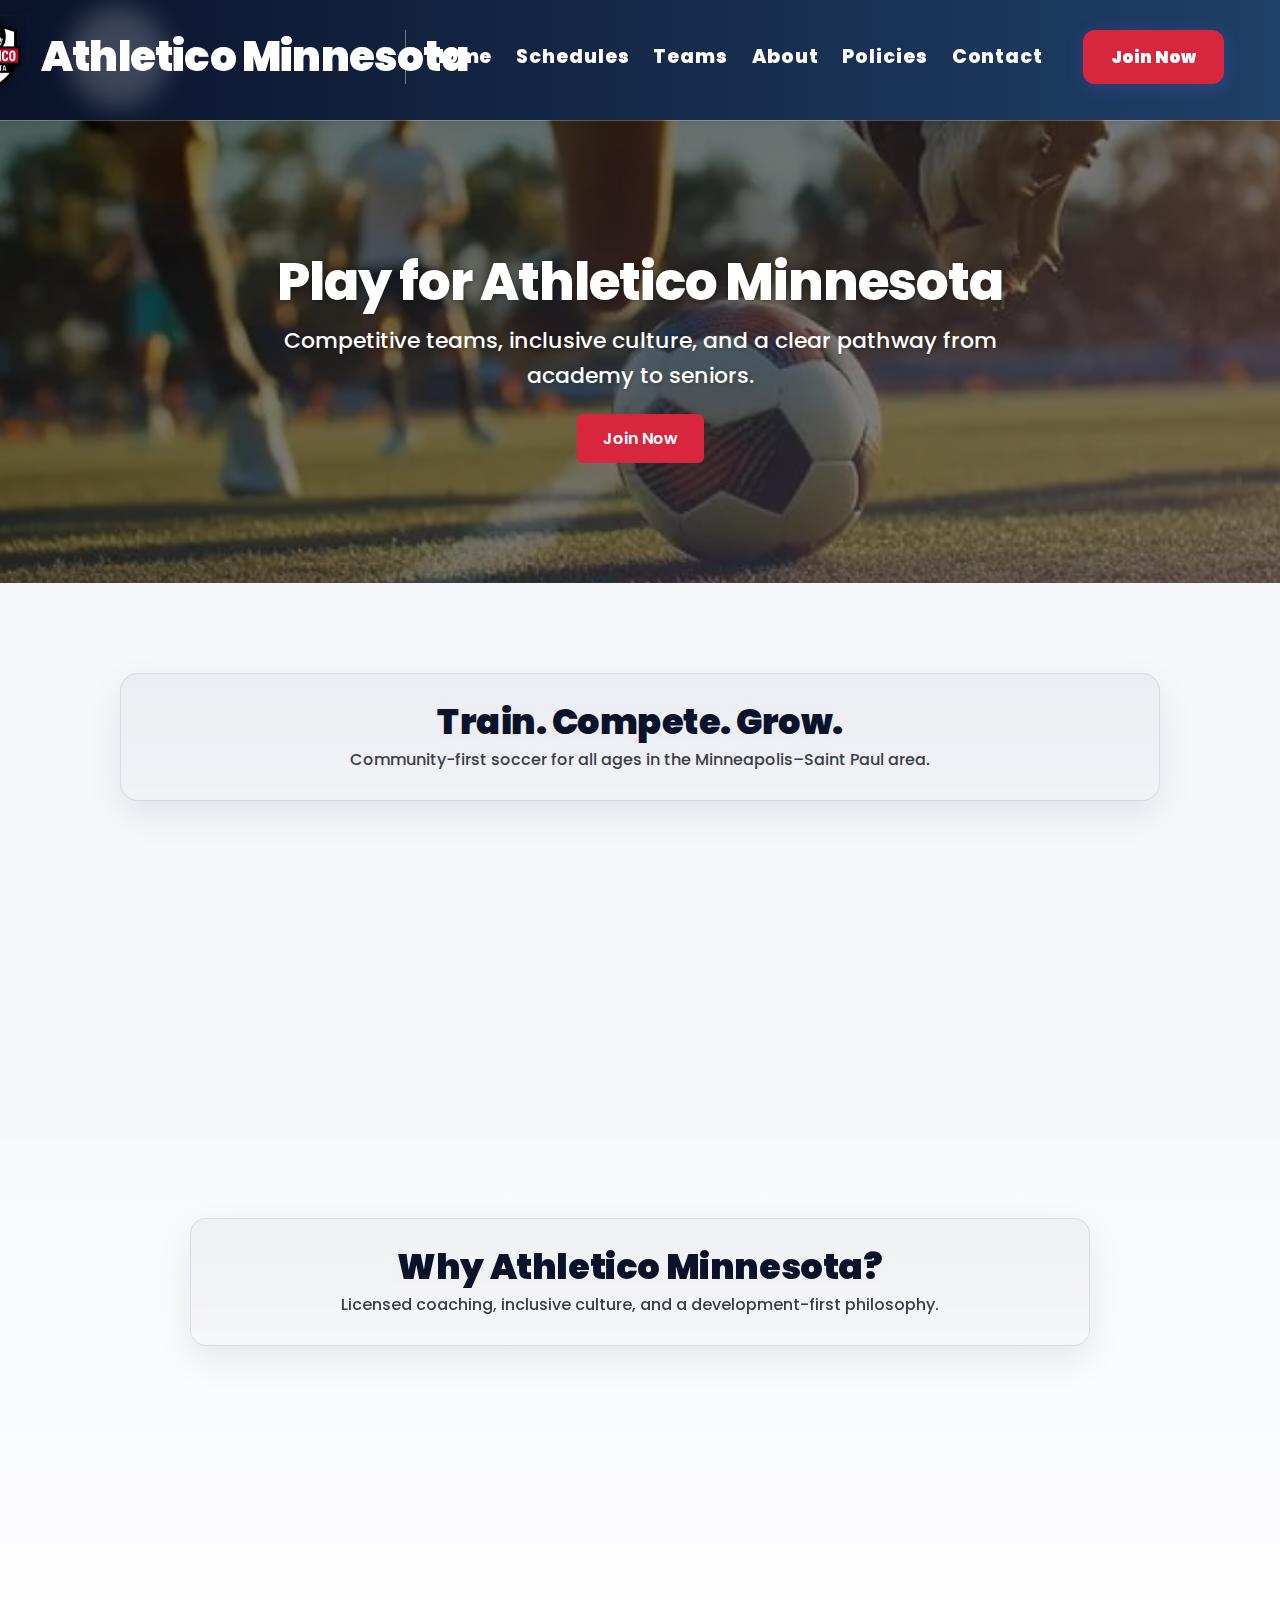
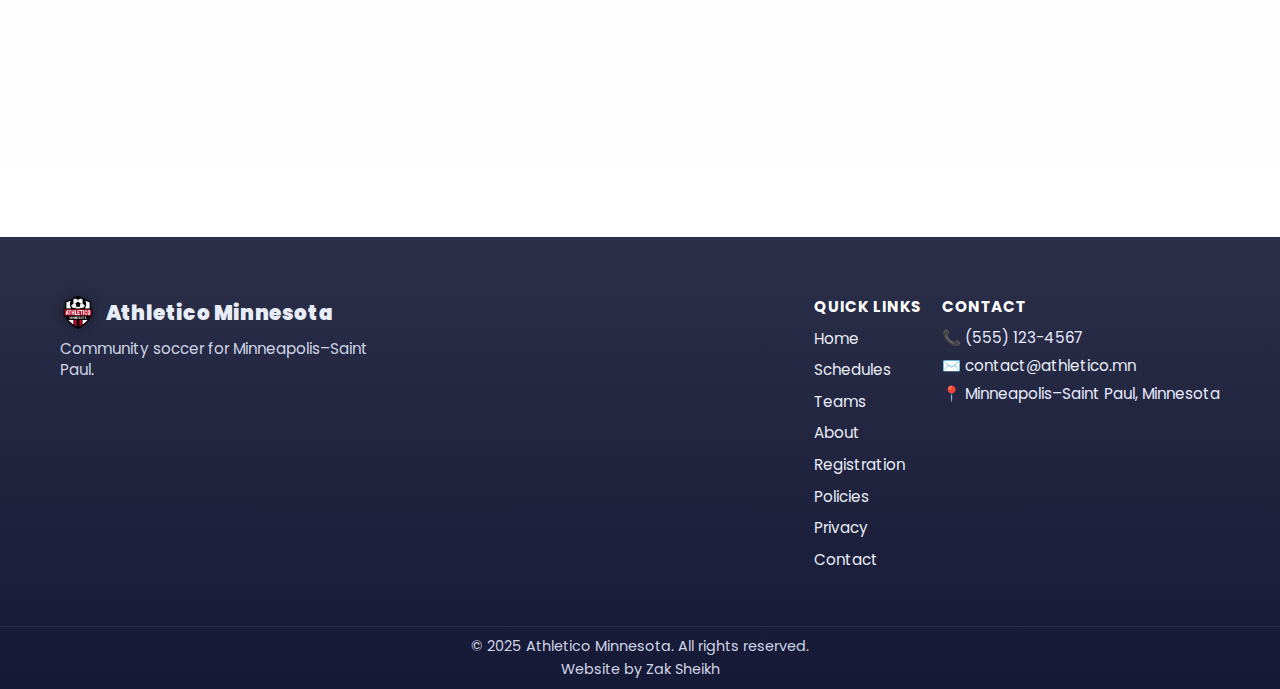
<file: index.html>
<!DOCTYPE html>
<html lang="en">
    <head>
        <meta charset="UTF-8" />
        <meta name="viewport" content="width=device-width, initial-scale=1.0" />
        <title>Athletico Minnesota | Community Soccer Club</title>
        <meta name="description" content="Athletico Minnesota—train, compete, and grow with a community-first soccer club for all ages in Minneapolis–Saint Paul.">
        <link rel="stylesheet" href="css/styles.css" />
        <link rel="preconnect" href="https://fonts.googleapis.com">
        <link rel="preconnect" href="https://fonts.gstatic.com" crossorigin>
        <link href="https://fonts.googleapis.com/css2?family=Poppins:wght@500;700&display=swap" rel="stylesheet">
        <link rel="preload" as="image" href="images/heroes/hero-home.webp" fetchpriority="high">
    </head>
    <body>
        <div class="scroll-indicator"></div>

        <header>
            <div class="header-bar">
                <a href="index.html" class="logo">
                    <img src="images/logo.png" alt="Athletico Minnesota" width="140" height="140">
                    <span>Athletico Minnesota</span>
                </a>
                <div class="nav-and-cta">
                    <nav id="site-nav" aria-label="Primary"><ul class="nav-menu"><li><a href="index.html">Home</a></li><li><a href="schedules.html">Schedules</a></li><li><a href="teams.html">Teams</a></li><li><a href="about.html">About</a></li><li><a href="policies.html">Policies</a></li><li><a href="contact.html">Contact</a></li></ul></nav>
                    <div class="header-right">
                        <a class="header-cta" href="https://forms.gle/E1RqeQTMgJFA533W8">Join Now</a>
                    </div>
                </div>
                <!-- Hamburger Icon (Only visible on mobile) -->
                <button class="hamburger" aria-label="Open menu" aria-controls="site-nav" aria-expanded="false"> &#9776;</button>
            </div>

        </header>

        
        <!-- HERO SECTION -->
        <section class="hero" style="background-image:url('images/heroes/hero-home.webp');">
            <div class="hero-overlay"></div>
            <div class="hero-content">
                <h1>Play for Athletico Minnesota</h1>
                <p>Competitive teams, inclusive culture, and a clear pathway from academy to seniors.</p>
                <a class="cta-button" href="https://forms.gle/E1RqeQTMgJFA533W8">Join Now</a>
            </div>
        </section>

    <section class="services" id="highlights">
    <div class="container">
        <div class="fancy-section-header">
            <h2 class="section-title">Train. Compete. Grow.</h2>
            <p class="section-subtitle">Community-first soccer for all ages in the Minneapolis–Saint Paul area.</p>
        </div>
        <div class="card-grid">
            <article class="card">
                <h3>Player Pathway</h3>
                <p>From academy to senior squads, develop skills at every stage.</p>
                <a href="teams.html" class="card-cta">Explore Teams</a>
            </article>
            <article class="card">
                <h3>Schedules</h3>
                <p>See training blocks, league fixtures, and club events.</p>
                <a href="schedules.html" class="card-cta">View Schedules</a>
            </article>
            <article class="card">
                <h3>Join Athletico</h3>
                <p>Register for the season or attend open tryouts.</p>
                <a href="registration.html" class="card-cta">Register</a>
            </article>
        </div>
    </div>
    </section>

    <section class="why">
        <div class="container">
            <div class="fancy-section-header">
                <h2 class="section-title">Why Athletico Minnesota?</h2>
                <p class="section-subtitle">Licensed coaching, inclusive culture, and a development-first philosophy.</p>
            </div>
            <div class="why-flex">
                <div class="why-image">
                    <img src="images/why-athletico.webp" alt="Athletico Minnesota players huddle" />
                </div>
                <div class="why-content">
                    <ul class="why-list">
                        <li><strong>Player-Centric:</strong> training plans tailored to age and ability.</li>
                        <li><strong>Community:</strong> scholarships and volunteer support keep soccer accessible.</li>
                        <li><strong>Growth Mindset:</strong> technical, tactical, and leadership development.</li>
                    </ul>
                    <a class="cta-button secondary" href="about.html">Learn More</a>
                </div>
            </div>
        </div>
    </section>

    <footer class="site-footer">
        <div class="container footer-grid">
            <div class="footer-brand">

                <div class="footer-logo">
                    <!-- update src if your logo lives at images/logos/athletico.png -->
                    <img src="images/logo.png" alt="Athletico Minnesota logo" loading="lazy" />
                    <span>Athletico Minnesota</span>
                </div>
                <p class="footer-tagline">
                    Community soccer for Minneapolis–Saint Paul.
                </p>
            </div>

            <nav class="footer-nav" aria-label="Quick links">
                <h4 class="footer-heading">Quick Links</h4>
                <ul>
                    <li><a href="index.html">Home</a></li>
                    <li><a href="schedules.html">Schedules</a></li>
                    <li><a href="teams.html">Teams</a></li>
                    <li><a href="about.html">About</a></li>
                    <li><a href="https://forms.gle/E1RqeQTMgJFA533W8">Registration</a></li>
                    <li><a href="policies.html">Policies</a></li>
                    <li><a href="privacy.html">Privacy</a></li>
                    <li><a href="contact.html">Contact</a></li>
                </ul>
            </nav>

            <div class="footer-contact">
                <h4 class="footer-heading">Contact</h4>
                <p>📞 (555) 123-4567</p>
                <p>✉️ <a href="mailto:contact@athletico.mn">contact@athletico.mn</a></p>
                <p>📍 Minneapolis–Saint Paul, Minnesota</p>
            </div>
        </div>

        <div class="footer-bottom">
            <p>© 2025 Athletico Minnesota. All rights reserved.</p>
            <p>Website by Zak Sheikh</p>
        </div>
    </footer>
        <!-- SCRIPTS -->
    <script src="js/main.js"></script>
</body>
</html>
</file>
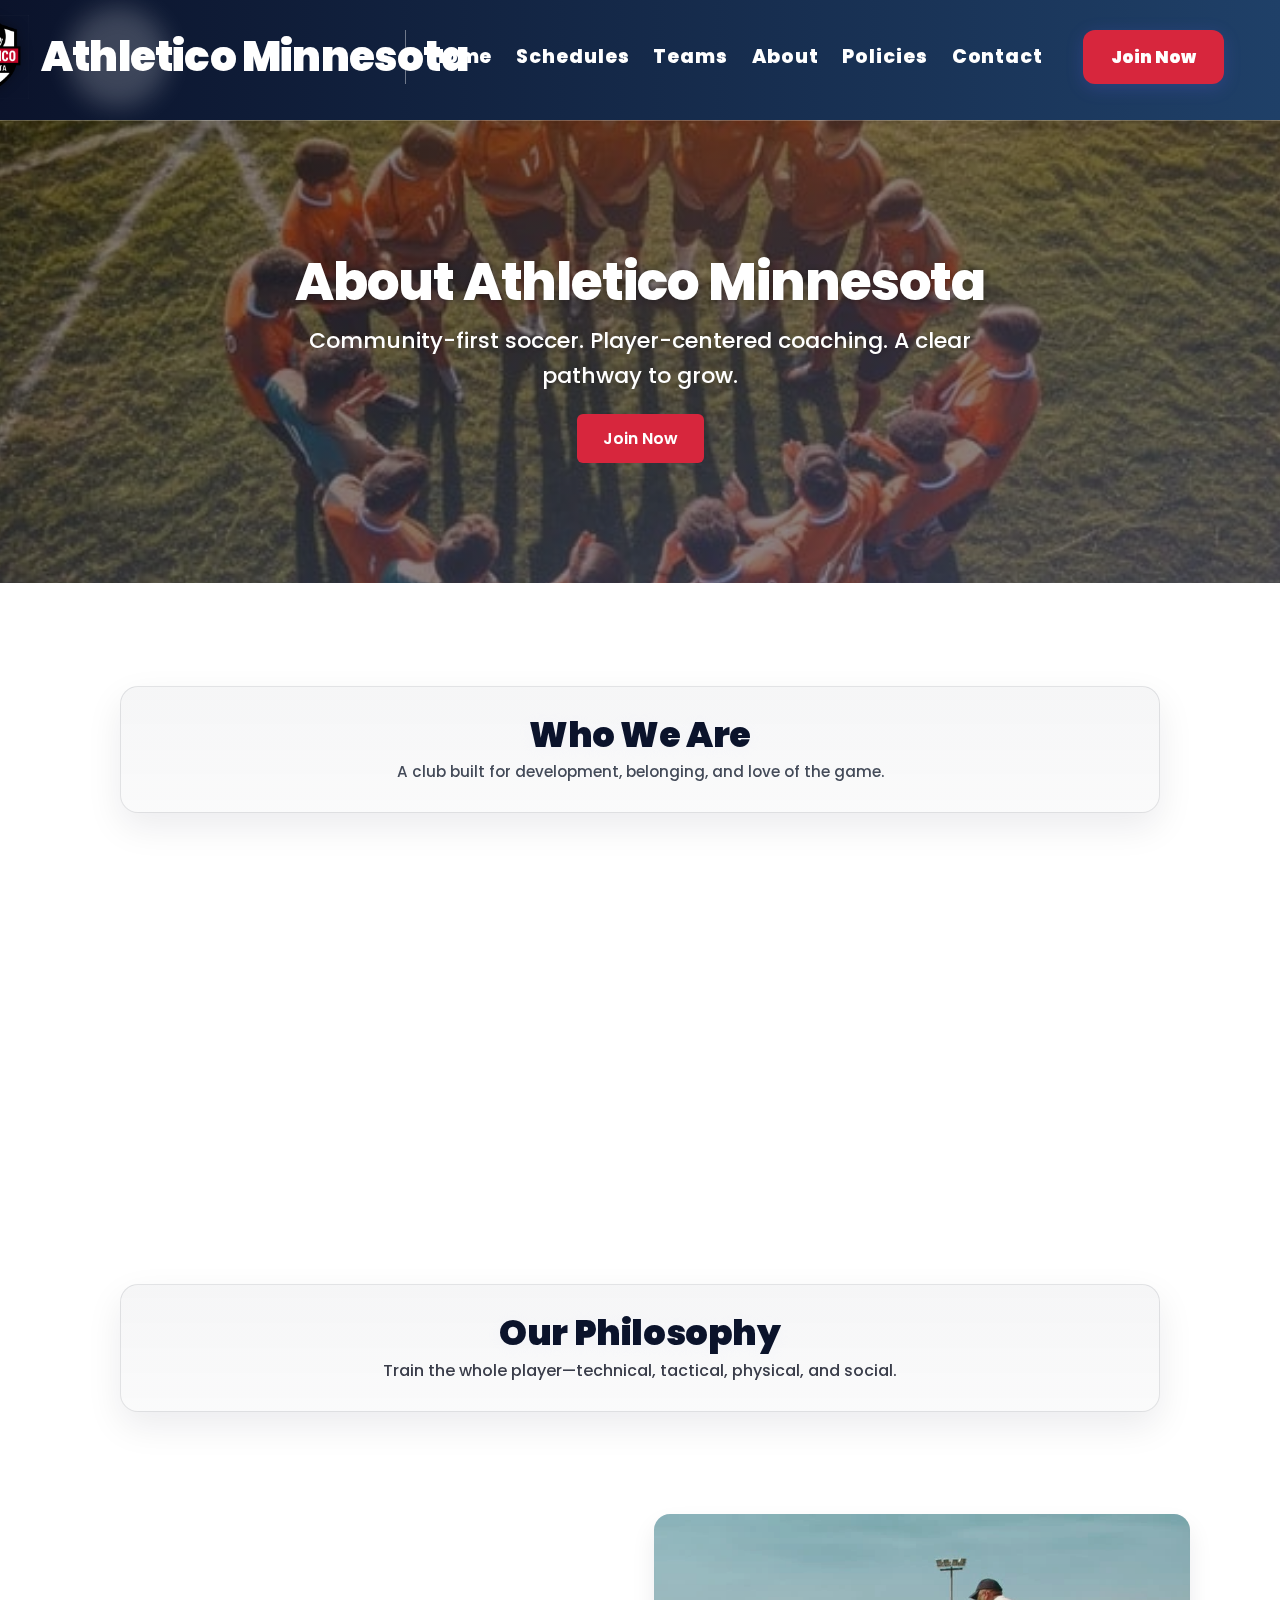
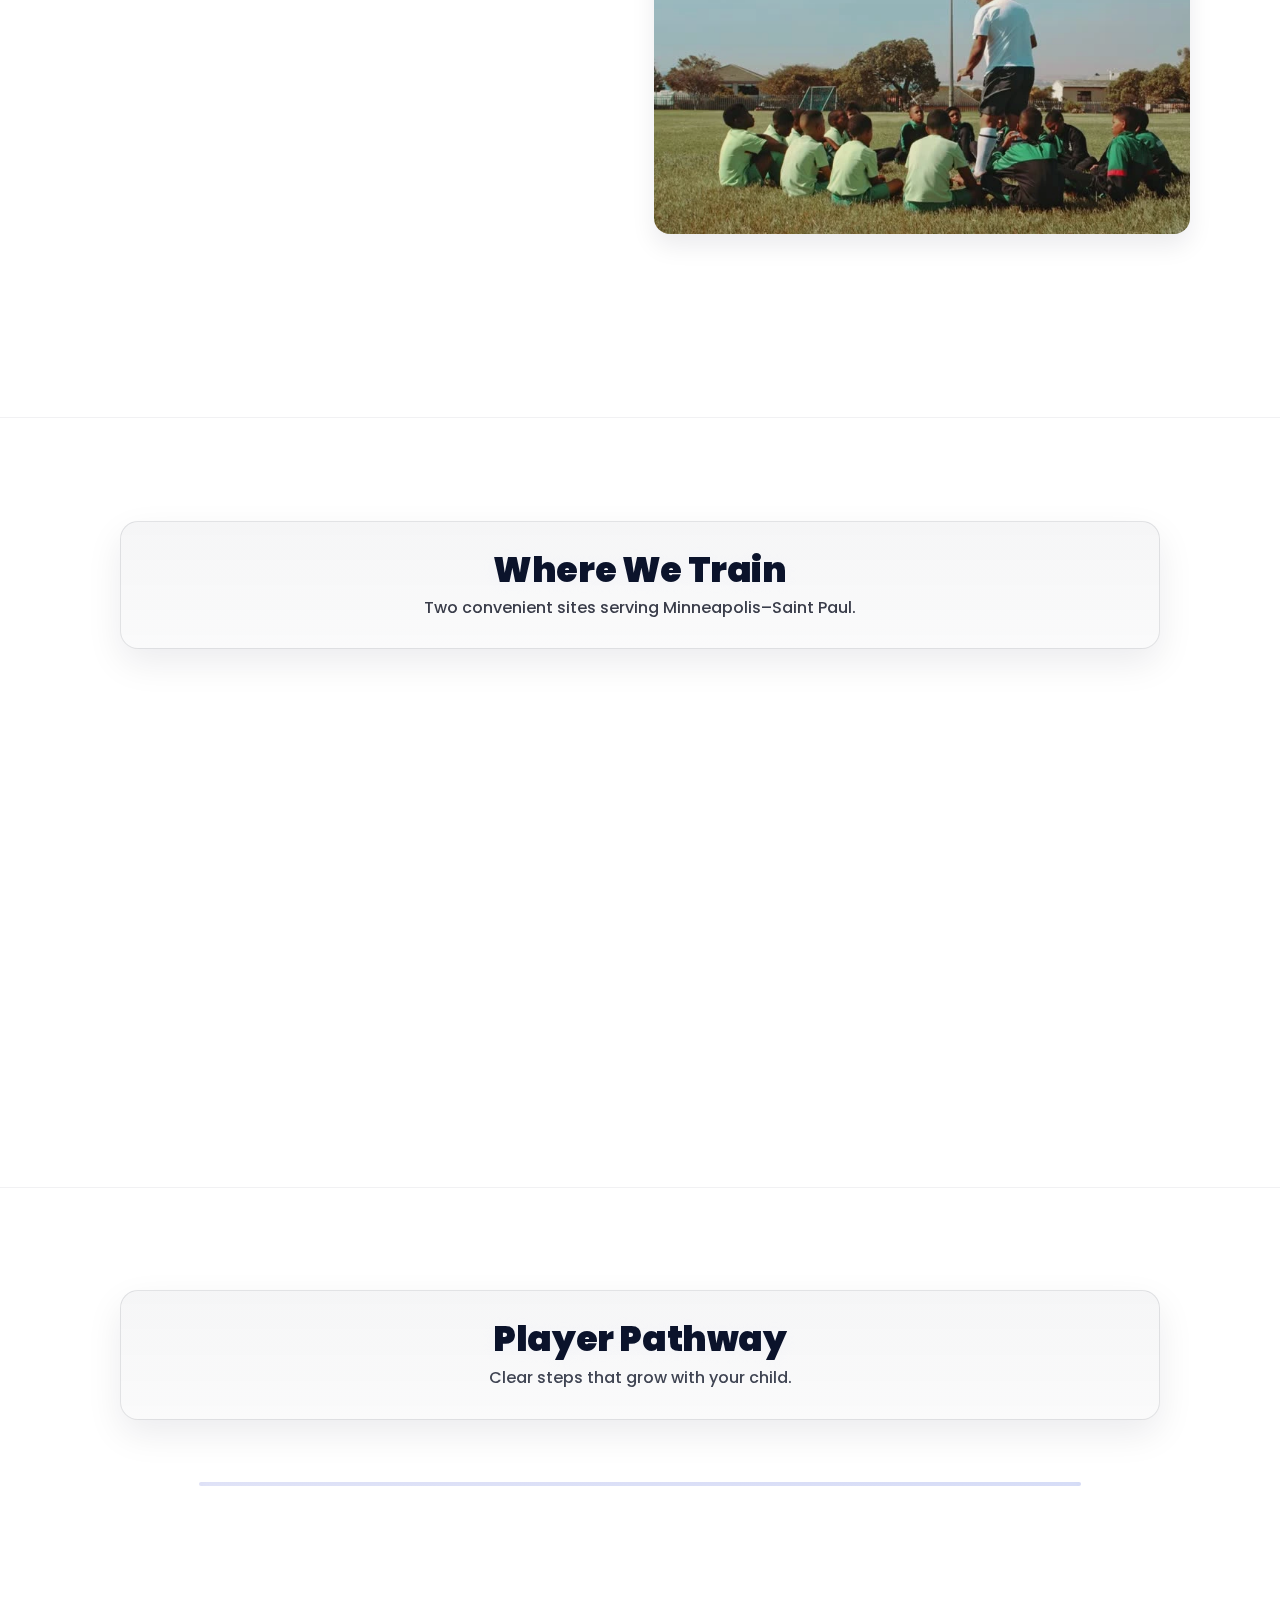
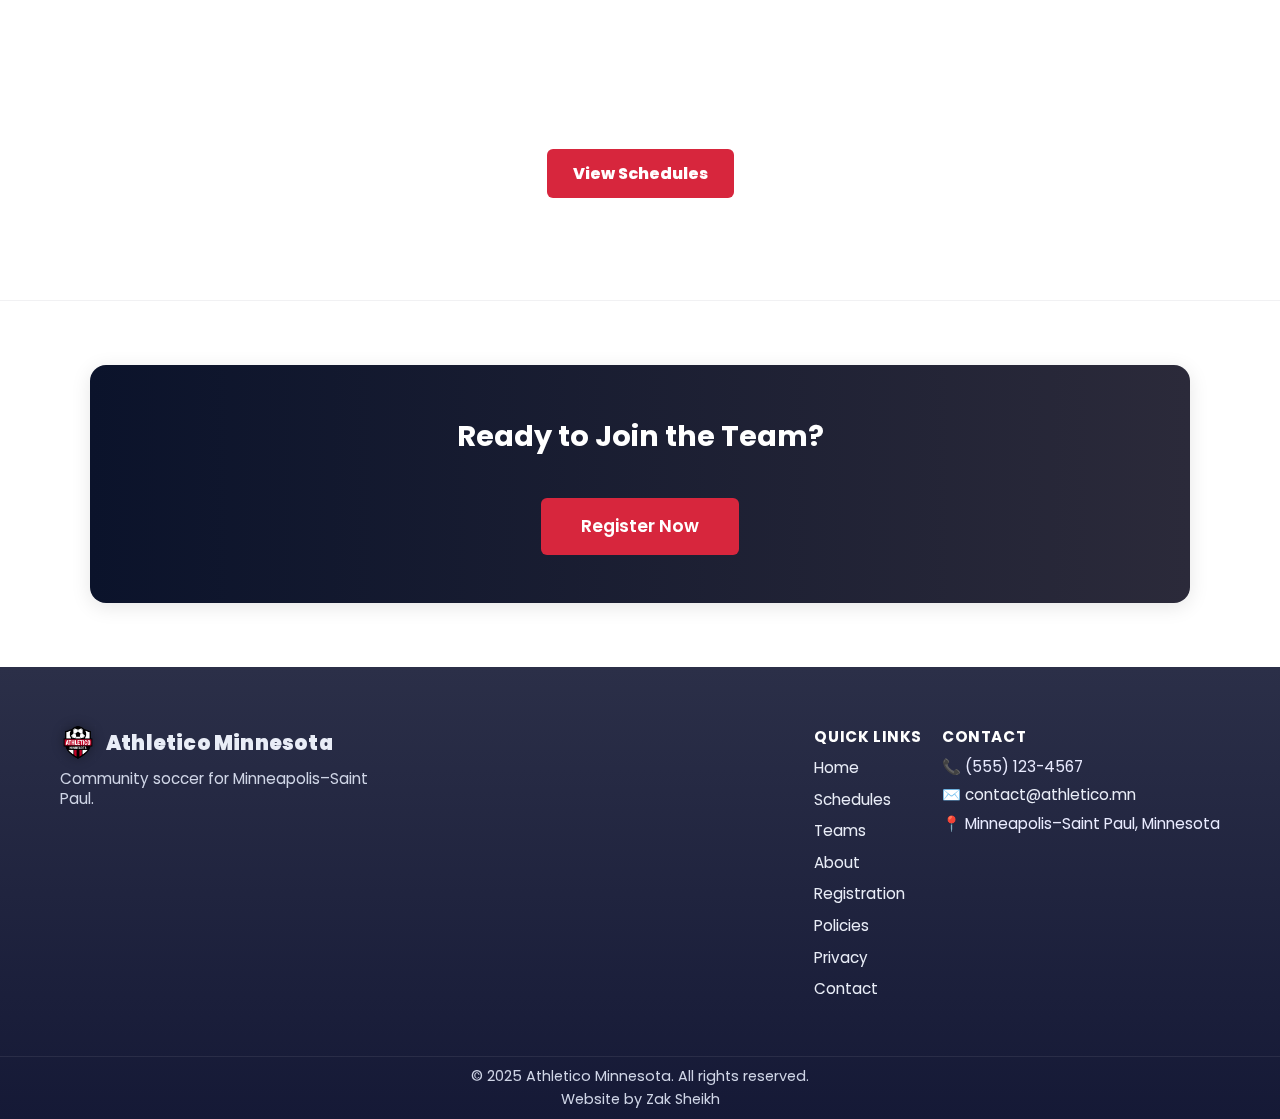
<file: about.html>
<!DOCTYPE html>
<html lang="en">
<head>
    <meta charset="UTF-8" />
    <meta name="viewport" content="width=device-width, initial-scale=1.0"/>
    <title>About | Athletico Minnesota</title>
    <meta name="description" content="About Athletico Minnesota: our mission, philosophy, training locations, and pathway."/>
    <link rel="stylesheet" href="css/styles.css"/>

    <!-- fonts (match other pages) -->
    <link rel="preconnect" href="https://fonts.googleapis.com">
    <link rel="preconnect" href="https://fonts.gstatic.com" crossorigin>
    <link href="https://fonts.googleapis.com/css2?family=Poppins:wght@500;700&display=swap" rel="stylesheet">

    <!-- hero image (swap with your actual file) -->
    <link rel="preload" as="image" href="images/heroes/hero-about.webp" fetchpriority="high">
</head>
<body>
    <div class="scroll-indicator"></div>

    <!-- Header (same as other pages) -->
    <header>
        <div class="header-bar">
        <a href="index.html" class="logo">
            <img src="images/logo.png" alt="Athletico Minnesota" width="140" height="140">
            <span>Athletico Minnesota</span>
        </a>

        <div class="nav-and-cta">
            <nav id="site-nav" aria-label="Primary">
            <ul class="nav-menu">
                <li><a href="index.html">Home</a></li>
                <li><a href="schedules.html">Schedules</a></li>
                <li><a href="teams.html">Teams</a></li>
                <li><a class="active" href="about.html">About</a></li>
                <li><a href="policies.html">Policies</a></li>
                <li><a href="contact.html">Contact</a></li>
            </ul>
            </nav>
            <div class="header-right">
                <a class="header-cta" href="https://forms.gle/E1RqeQTMgJFA533W8">Join Now</a>
            </div>
        </div>

        <button class="hamburger" aria-label="Open menu" aria-controls="site-nav" aria-expanded="false">&#9776;</button>
        </div>
    </header>

    <!-- HERO -->
    <section class="hero" style="background-image:url('images/heroes/hero-about.webp');">
        <div class="hero-overlay"></div>
        <div class="hero-content">
            <h1>About Athletico Minnesota</h1>
            <p>Community-first soccer. Player-centered coaching. A clear pathway to grow.</p>
            <a class="cta-button" href="https://forms.gle/E1RqeQTMgJFA533W8">Join Now</a>
        </div>
    </section>

    <!-- Who We Are -->
    <section class="section" id="who">
        <div class="container">
            <div class="fancy-section-header">
                <h2 class="section-title">Who We Are</h2>
                <p class="section-subtitle">A club built for development, belonging, and love of the game.</p>
            </div>

            <div class="card-grid">
                <article class="card">
                    <div class="chip-row"><span class="chip">Community</span></div>
                    <h3>Community-First</h3>
                    <p>We keep soccer accessible with inclusive culture, financial help, and family-friendly events.</p>
                </article>

                <article class="card">
                    <div class="chip-row"><span class="chip">Coaching</span></div>
                    <h3>Player-Centric</h3>
                    <p>Age-appropriate training plans focused on fundamentals, confidence, and healthy competition.</p>
                </article>

                <article class="card">
                    <div class="chip-row"><span class="chip">Pathway</span></div>
                    <h3>Growth Pathway</h3>
                    <p>From first touches to competitive play—clear steps to learn, develop, and lead.</p>
                </article>
            </div>
        </div>
    </section>

    <!-- Our Philosophy (split panel like Teams) -->
    <section class="section" id="philosophy">
        <div class="container">
            <div class="fancy-section-header">
                <h2 class="section-title">Our Philosophy</h2>
                <p class="section-subtitle">Train the whole player—technical, tactical, physical, and social.</p>
            </div>

            <div class="panel-split">
                <article class="card feature panel-copy">
                    <span class="chip">Framework</span>

                    <h3>How We Coach</h3>
                    <ul class="checklist">
                        <li><strong>Ball mastery → decision making:</strong> technique first, then speed of play.</li>
                        <li><strong>Age-appropriate:</strong> sessions sized for learning—small-sided, fun, and active.</li>
                        <li><strong>Positive feedback:</strong> safe environment, confidence building, leadership chances.</li>
                    </ul>

                    <div class="cta-container">
                        <a class="card-cta large" href="schedules.html">View Schedules</a>
                    </div>
                </article>

                <div class="panel-media"
                    style="background-image:url('images/about/philosophy.webp');"
                    role="img" aria-label="Coach guiding players during training">
                </div>
            </div>
        </div>
    </section>

    <!-- Where We Train -->
    <section class="section" id="locations">
        <div class="container">
            <div class="fancy-section-header">
                <h2 class="section-title">Where We Train</h2>
                <p class="section-subtitle">Two convenient sites serving Minneapolis–Saint Paul.</p>
            </div>

            <div class="loc-grid">
                <!-- Rosemount -->
                <article class="loc-card card">
                    <div class="chip-row">
                        <span class="chip">Rosemount</span>
                        <span class="chip">Elementary &amp; Middle School</span>
                    </div>
                    <h3>MAS South Metro Islamic Center</h3>
                    <p class="loc-address">15400 S Robert Trail, Rosemount, MN 55068</p>
                    <p class="loc-time"><strong>Tue–Thu</strong> · 5:00–7:00 PM</p>
                    <a class="card-cta" href="schedules.html">View Schedules</a>
                </article>

                <!-- Bloomington -->
                <article class="loc-card card">
                    <div class="chip-row">
                        <span class="chip">Bloomington</span>
                        <span class="chip">Elementary &amp; Middle School</span>
                    </div>
                    <h3>Dar Al-Farooq Islamic Center</h3>
                    <p class="loc-address">8201 Park Ave S, Minneapolis, MN 55420</p>
                    <p class="loc-time"><strong>Mon–Wed</strong> · 5:00–7:00 PM</p>
                    <a class="card-cta" href="schedules.html">View Schedules</a>
                </article>
            </div>
        </div>
    </section>

    <!-- Player Pathway (recap) -->
    <section class="section" id="pathway">
        <div class="container">
            <div class="fancy-section-header">
                <h2 class="section-title">Player Pathway</h2>
                <p class="section-subtitle">Clear steps that grow with your child.</p>
            </div>

            <div class="pathway-grid">
                <article class="card pathway-card">
                    <div class="step-badge">1</div>
                    <h3>Learn</h3>
                    <p>Foundations, coordination, and a love for the ball.</p>
                </article>

                <article class="card pathway-card">
                    <div class="step-badge">2</div>
                    <h3>Develop</h3>
                    <p>Technique, teamwork, and decision-making in game moments.</p>
                </article>

                <article class="card pathway-card">
                    <div class="step-badge">3</div>
                    <h3>Compete</h3>
                    <p>League play and clinics that challenge and inspire.</p>
                </article>
            </div>

            <div class="pathway-cta">
                <a class="cta-button" href="schedules.html">View Schedules</a>
            </div>
        </div>
    </section>

    <!-- Final CTA -->
    <section class="cta-banner">
        <div class="container">
            <h2>Ready to Join the Team?</h2>
            <a href="https://forms.gle/E1RqeQTMgJFA533W8" class="cta-button large">Register Now</a>
        </div>
    </section>

    <!-- Footer -->
    <footer class="site-footer">
        <div class="container footer-grid">
            <div class="footer-brand">
                <div class="footer-logo">
                <img src="images/logo.png" alt="Athletico Minnesota logo" loading="lazy" />
                <span>Athletico Minnesota</span>
                </div>
                <p class="footer-tagline">Community soccer for Minneapolis–Saint Paul.</p>
            </div>

            <nav class="footer-nav" aria-label="Quick links">
                <h4 class="footer-heading">Quick Links</h4>
                <ul>
                <li><a href="index.html">Home</a></li>
                <li><a href="schedules.html">Schedules</a></li>
                <li><a href="teams.html">Teams</a></li>
                <li><a href="about.html">About</a></li>
                <li><a href="https://forms.gle/E1RqeQTMgJFA533W8">Registration</a></li>
                <li><a href="policies.html">Policies</a></li>
                <li><a href="privacy.html">Privacy</a></li>
                <li><a href="contact.html">Contact</a></li>
                </ul>
            </nav>

            <div class="footer-contact">
                <h4 class="footer-heading">Contact</h4>
                <p>📞 (555) 123-4567</p>
                <p>✉️ <a href="mailto:contact@athletico.mn">contact@athletico.mn</a></p>
                <p>📍 Minneapolis–Saint Paul, Minnesota</p>
            </div>
        </div>

        <div class="footer-bottom">
            <p>© 2025 Athletico Minnesota. All rights reserved.</p>
            <p>Website by Zak Sheikh</p>
        </div>
    </footer>

    <script src="js/main.js"></script>
</body>
</html>
</file>
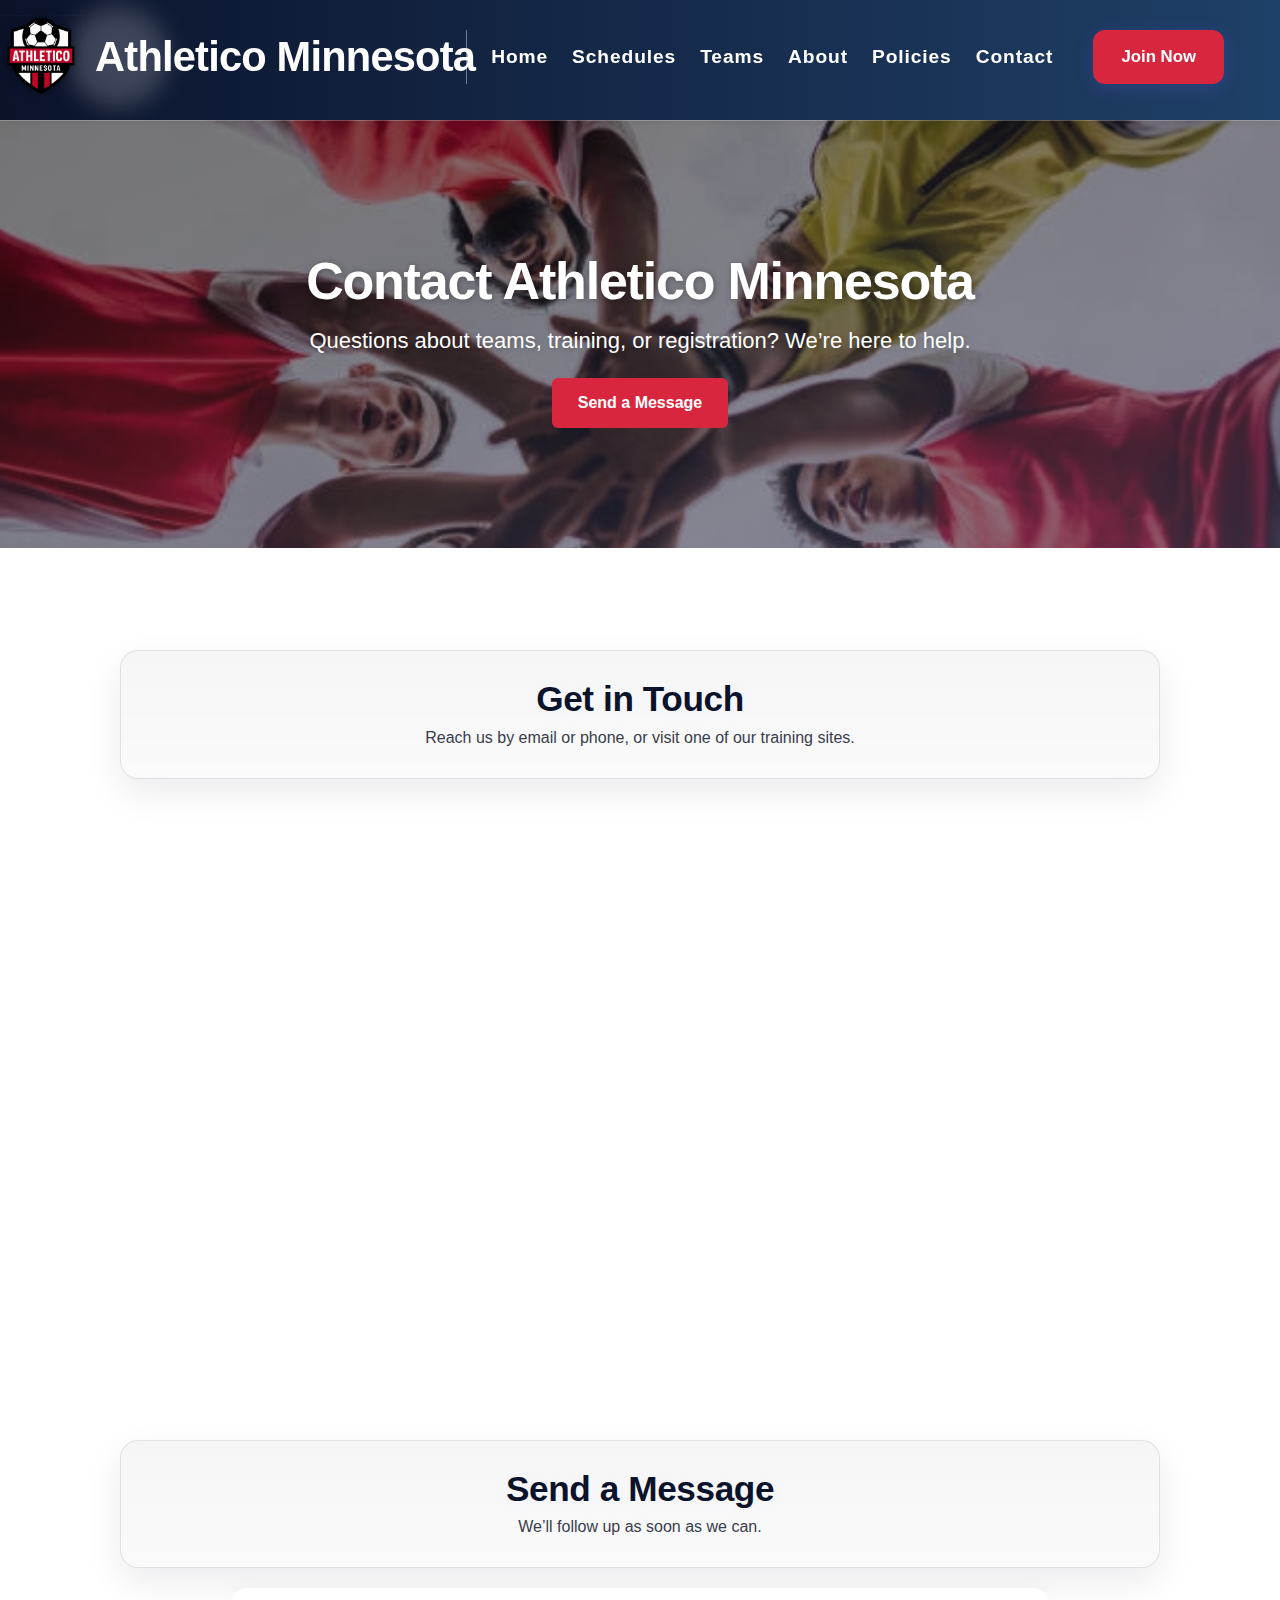
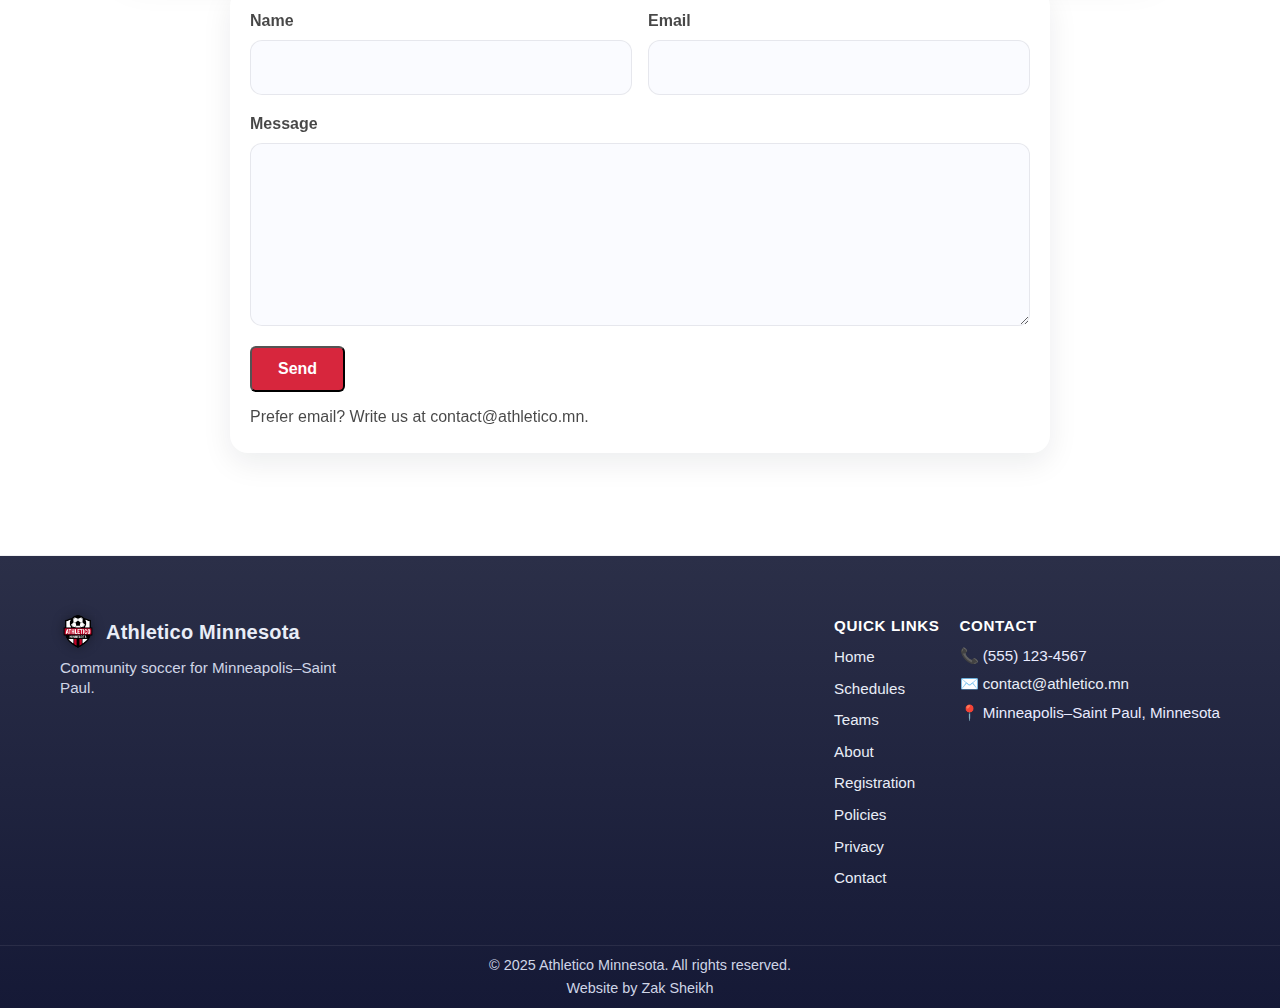
<file: contact.html>
<!-- contact.html -->
<!DOCTYPE html>
<html lang="en">
<head>
    <meta charset="utf-8" />
    <meta name="viewport" content="width=device-width, initial-scale=1" />
    <title>Contact | Athletico Minnesota</title>
    <meta name="description" content="Contact Athletico Minnesota — email, phone, and training locations." />
    <link rel="stylesheet" href="css/styles.css" />
</head>
<body>
    
    <!-- Header (shared site chrome) -->
    <header>
        <div class="header-bar">
            <a href="index.html" class="logo">
                <img src="images/logo.png" alt="Athletico Minnesota logo" width="120" height="120" />
                <span>Athletico Minnesota</span>
            </a>

            <div class="nav-and-cta">
                <nav id="site-nav" aria-label="Primary">
                    <ul class="nav-menu">
                        <li><a href="index.html">Home</a></li>
                        <li><a href="schedules.html">Schedules</a></li>
                        <li><a href="teams.html">Teams</a></li>
                        <li><a href="about.html">About</a></li>
                        <li><a href="policies.html">Policies</a></li>
                        <li><a class="active" href="contact.html">Contact</a></li>
                    </ul>
                </nav>
                <div class="header-right">
                    <a class="header-cta" href="https://forms.gle/E1RqeQTMgJFA533W8">Join Now</a>
                </div>
            </div>

            <button class="hamburger" aria-label="Open menu" aria-controls="site-nav" aria-expanded="false">&#9776;</button>
        </div>
    </header>

    <!-- Hero -->
    <section class="hero contact-hero" style="background-image:url('images/heroes/hero-contact.webp');">
        <div class="hero-overlay"></div>
        <div class="hero-content">
            <h1>Contact Athletico Minnesota</h1>
            <p>Questions about teams, training, or registration? We’re here to help.</p>
            <a class="cta-button" href="#message">Send a Message</a>
        </div>
    </section>

    <!-- Contact cards -->
    <section class="section" id="contact-cards">
        <div class="container">
            <div class="fancy-section-header">
                <h2 class="section-title">Get in Touch</h2>
                <p class="section-subtitle">Reach us by email or phone, or visit one of our training sites.</p>
            </div>

            <div class="contact-grid">
                <!-- General -->
                <article class="card contact-card">
                    <div class="chip-row"><span class="chip">General</span></div>
                    <h3>Email & Phone</h3>
                    <p>We typically reply within 24–48 hours on non-training days.</p>
                    <p><strong>✉️ Email:</strong> <a href="mailto:contact@athletico.mn">contact@athletico.mn</a></p>
                    <p><strong>📞 Phone:</strong> <a href="tel:+15551234567">(555) 123-4567</a></p>
                    <p class="note">Office hours: Mon–Fri, 9:00 AM–5:00 PM</p>
                </article>

                <!-- Rosemount -->
                <article class="card contact-card">
                    <div class="chip-row">
                        <span class="chip">Rosemount</span>
                        <span class="chip">Elementary & Middle School</span>
                    </div>
                    <h3>MAS South Metro Islamic Center</h3>
                    <p>15400 S Robert Trail, Rosemount, MN 55068</p>
                    <p><strong>Training:</strong> Tue–Thu · 5:00–7:00 PM</p>
                    <div class="btn-row">
                        <a class="pill-link secondary" target="_blank" rel="noopener" href="https://maps.google.com/?q=15400+S+Robert+Trail,+Rosemount,+MN+55068">Open in Maps</a>
                        <a class="pill-link" href="schedules.html#training">View Schedules</a>
                    </div>
                </article>

                <!-- Bloomington -->
                <article class="card contact-card">
                    <div class="chip-row">
                        <span class="chip">Bloomington</span>
                        <span class="chip">Elementary & Middle School</span>
                    </div>
                    <h3>Dar Al-Farooq Islamic Center</h3>
                    <p>8201 Park Ave S, Minneapolis, MN 55420</p>
                    <p><strong>Training:</strong> Mon–Wed · 5:00–7:00 PM</p>
                    <div class="btn-row">
                        <a class="pill-link secondary" target="_blank" rel="noopener" href="https://maps.google.com/?q=8201+Park+Ave+S,+Minneapolis,+MN+55420">Open in Maps</a>
                        <a class="pill-link" href="schedules.html#training">View Schedules</a>
                    </div>
                </article>
            </div>
        </div>
    </section>

    <!-- Simple message form -->
    <section class="section" id="message">
        <div class="container">
            <div class="fancy-section-header">
                <h2 class="section-title">Send a Message</h2>
                <p class="section-subtitle">We’ll follow up as soon as we can.</p>
            </div>

            <form class="contact-form" action="https://formspree.io/f/your-id" method="POST">
                <div class="form-grid">
                    <label class="form-field">
                        <span>Name</span>
                        <input type="text" name="name" required />
                    </label>

                    <label class="form-field">
                        <span>Email</span>
                        <input type="email" name="email" required />
                    </label>

                    <label class="form-field full">
                        <span>Message</span>
                        <textarea name="message" rows="6" required></textarea>
                    </label>
                </div>

                <button class="cta-button" type="submit">Send</button>
                <p class="form-note">Prefer email? Write us at <a href="mailto:contact@athletico.mn">contact@athletico.mn</a>.</p>
            </form>
        </div>
    </section>

    <!-- Footer -->
    <footer class="site-footer">
        <div class="container footer-grid">
            <div class="footer-brand">
                <div class="footer-logo">
                    <img src="images/logo.png" alt="Athletico Minnesota logo" loading="lazy" />
                    <span>Athletico Minnesota</span>
                </div>
                <p class="footer-tagline">Community soccer for Minneapolis–Saint Paul.</p>
            </div>

            <nav class="footer-nav" aria-label="Quick links">
                <h4 class="footer-heading">Quick Links</h4>
                <ul>
                    <li><a href="index.html">Home</a></li>
                    <li><a href="schedules.html">Schedules</a></li>
                    <li><a href="teams.html">Teams</a></li>
                    <li><a href="about.html">About</a></li>
                    <li><a href="https://forms.gle/E1RqeQTMgJFA533W8">Registration</a></li>
                    <li><a href="policies.html">Policies</a></li>
                    <li><a href="privacy.html">Privacy</a></li>
                    <li><a href="contact.html">Contact</a></li>
                </ul>
            </nav>

            <div class="footer-contact">
                <h4 class="footer-heading">Contact</h4>
                <p>📞 (555) 123-4567</p>
                <p>✉️ <a href="mailto:contact@athletico.mn">contact@athletico.mn</a></p>
                <p>📍 Minneapolis–Saint Paul, Minnesota</p>
            </div>
        </div>

        <div class="footer-bottom">
            <p>© 2025 Athletico Minnesota. All rights reserved.</p>
            <p>Website by Zak Sheikh</p>
        </div>
    </footer>

    <script src="js/main.js"></script>
</body>
</html>
</file>
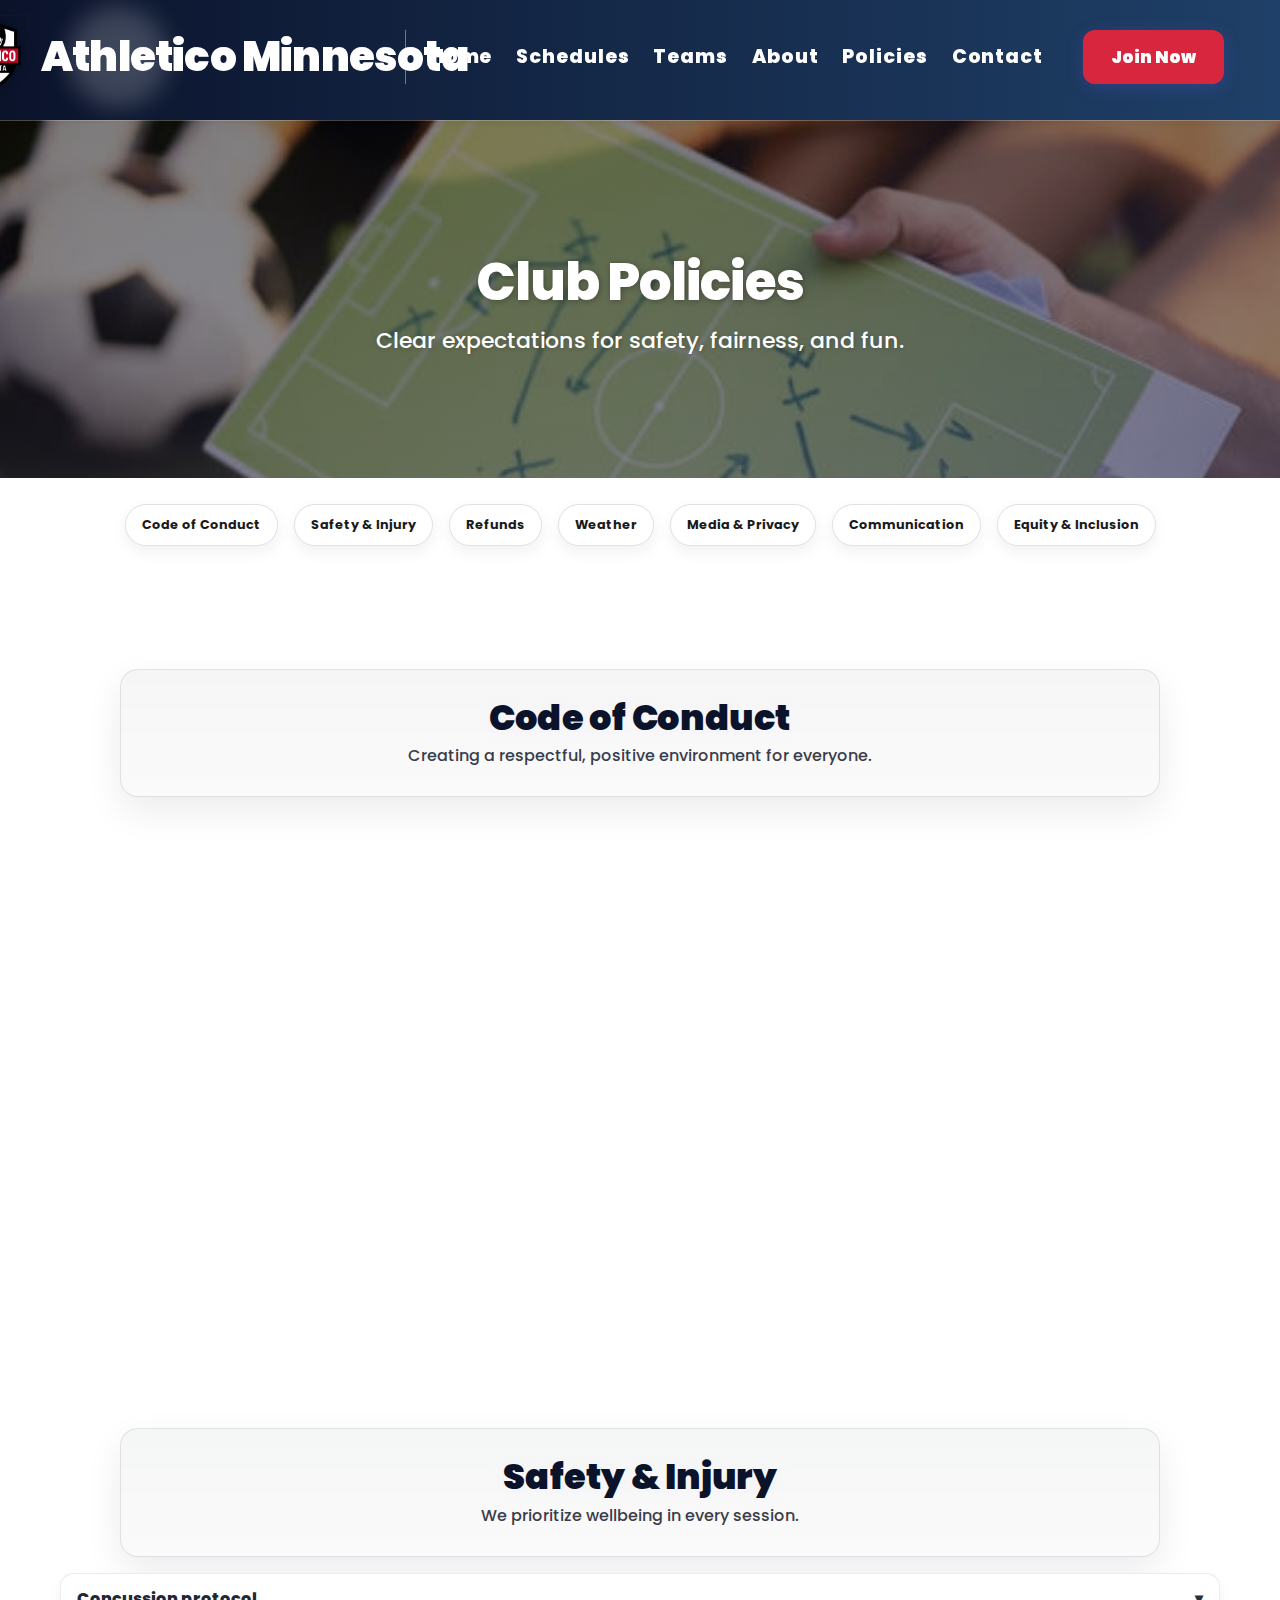
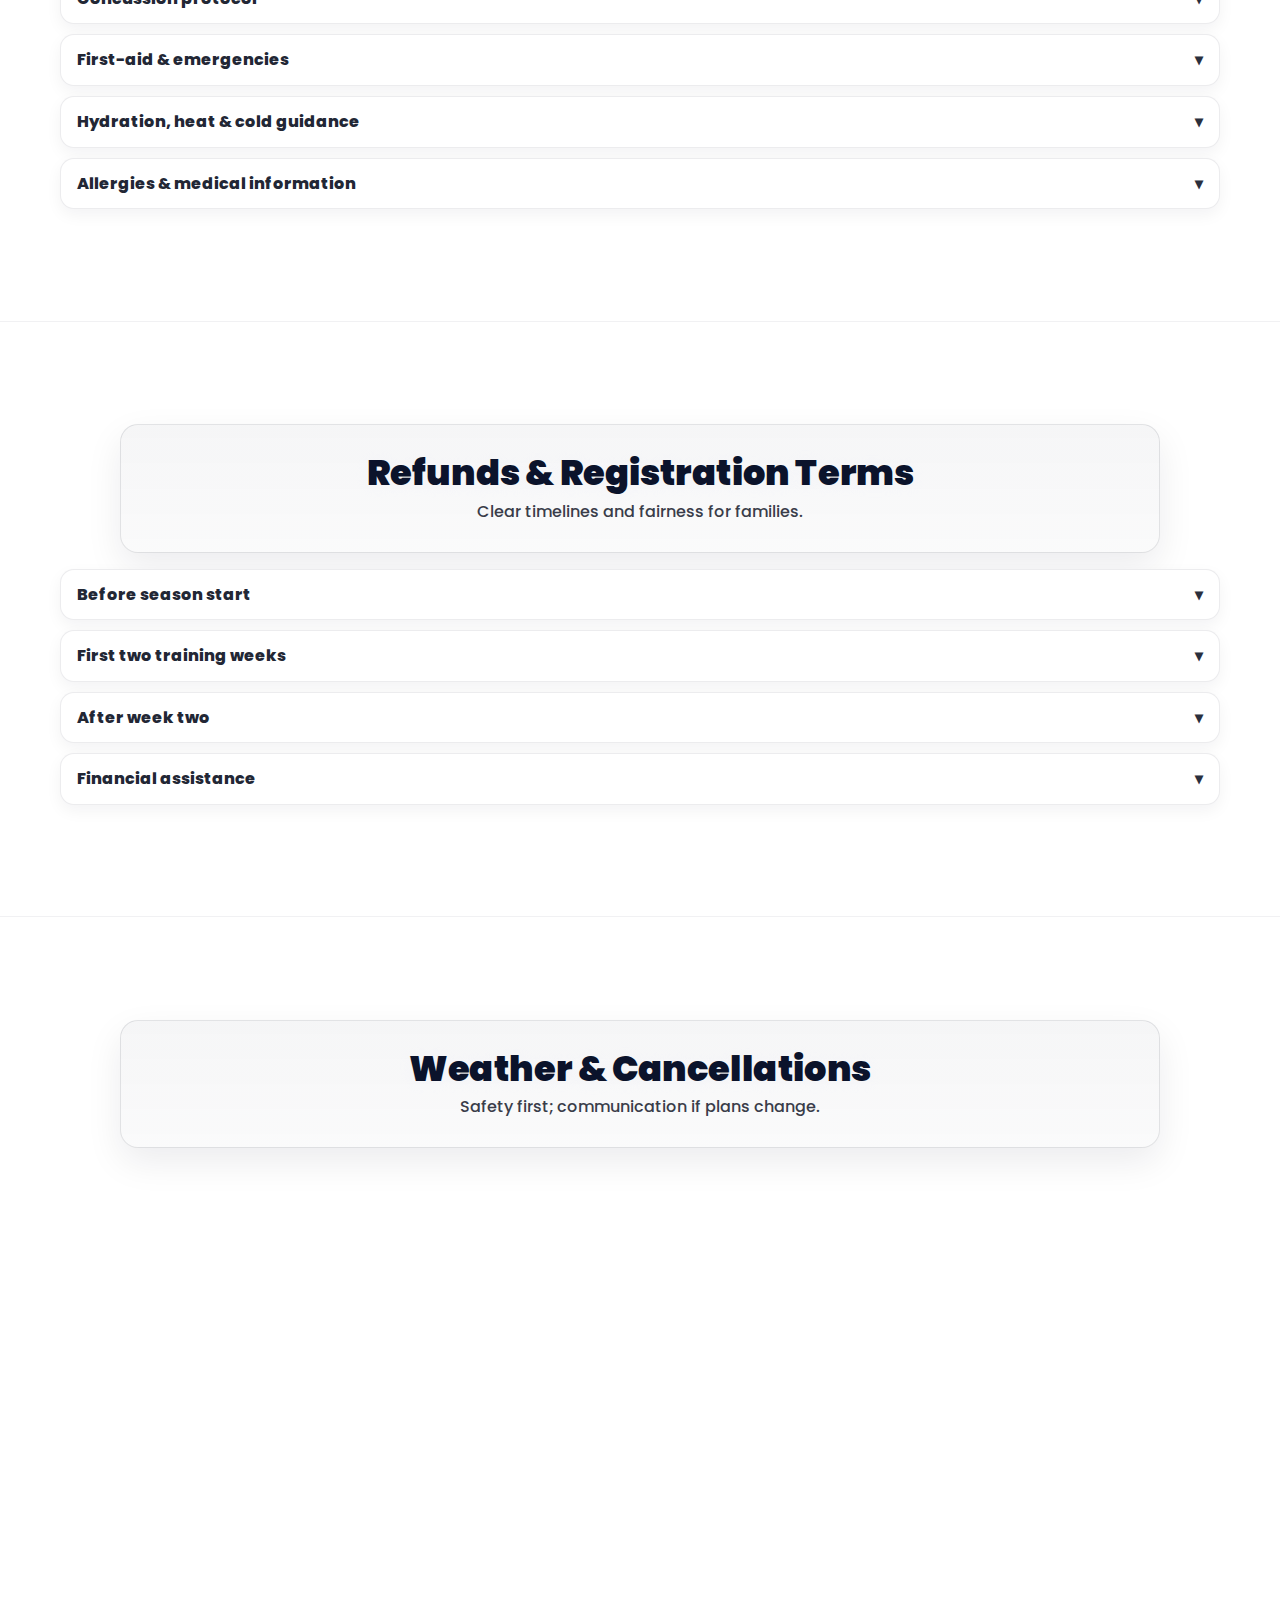
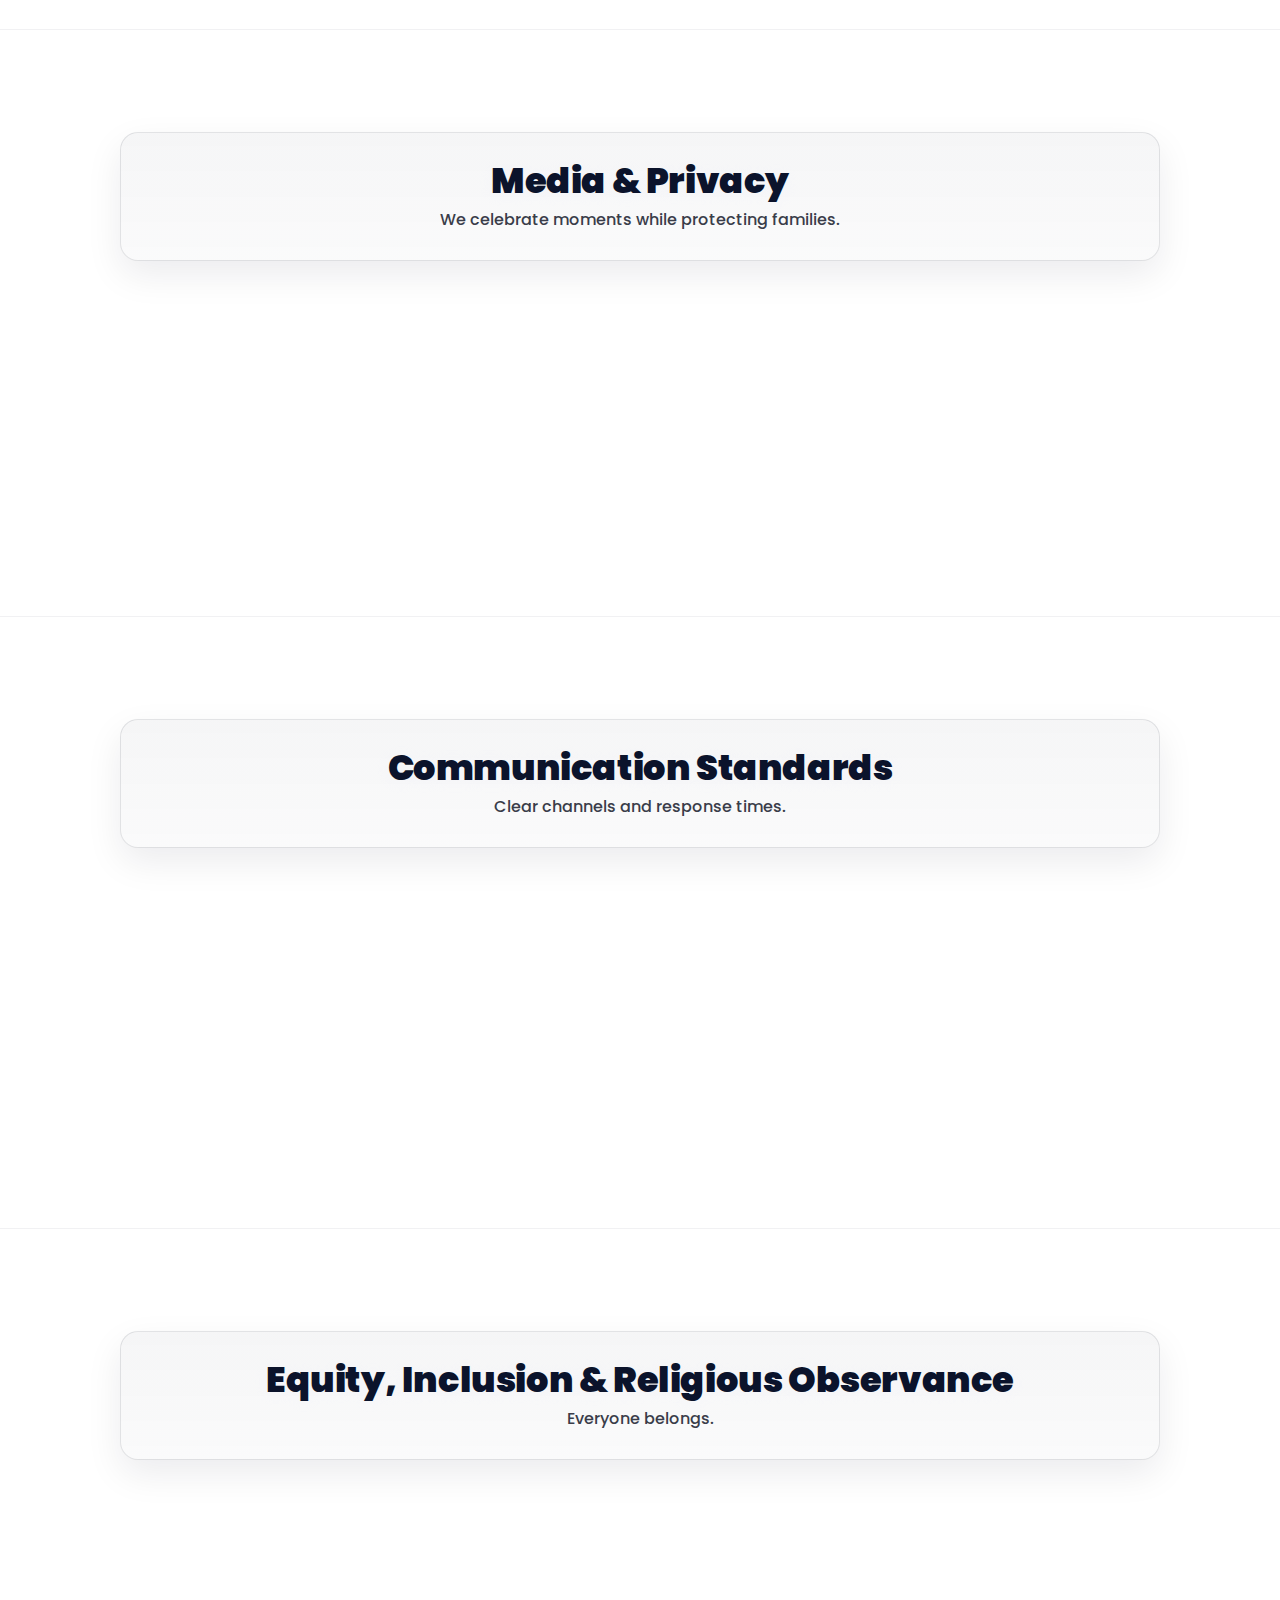
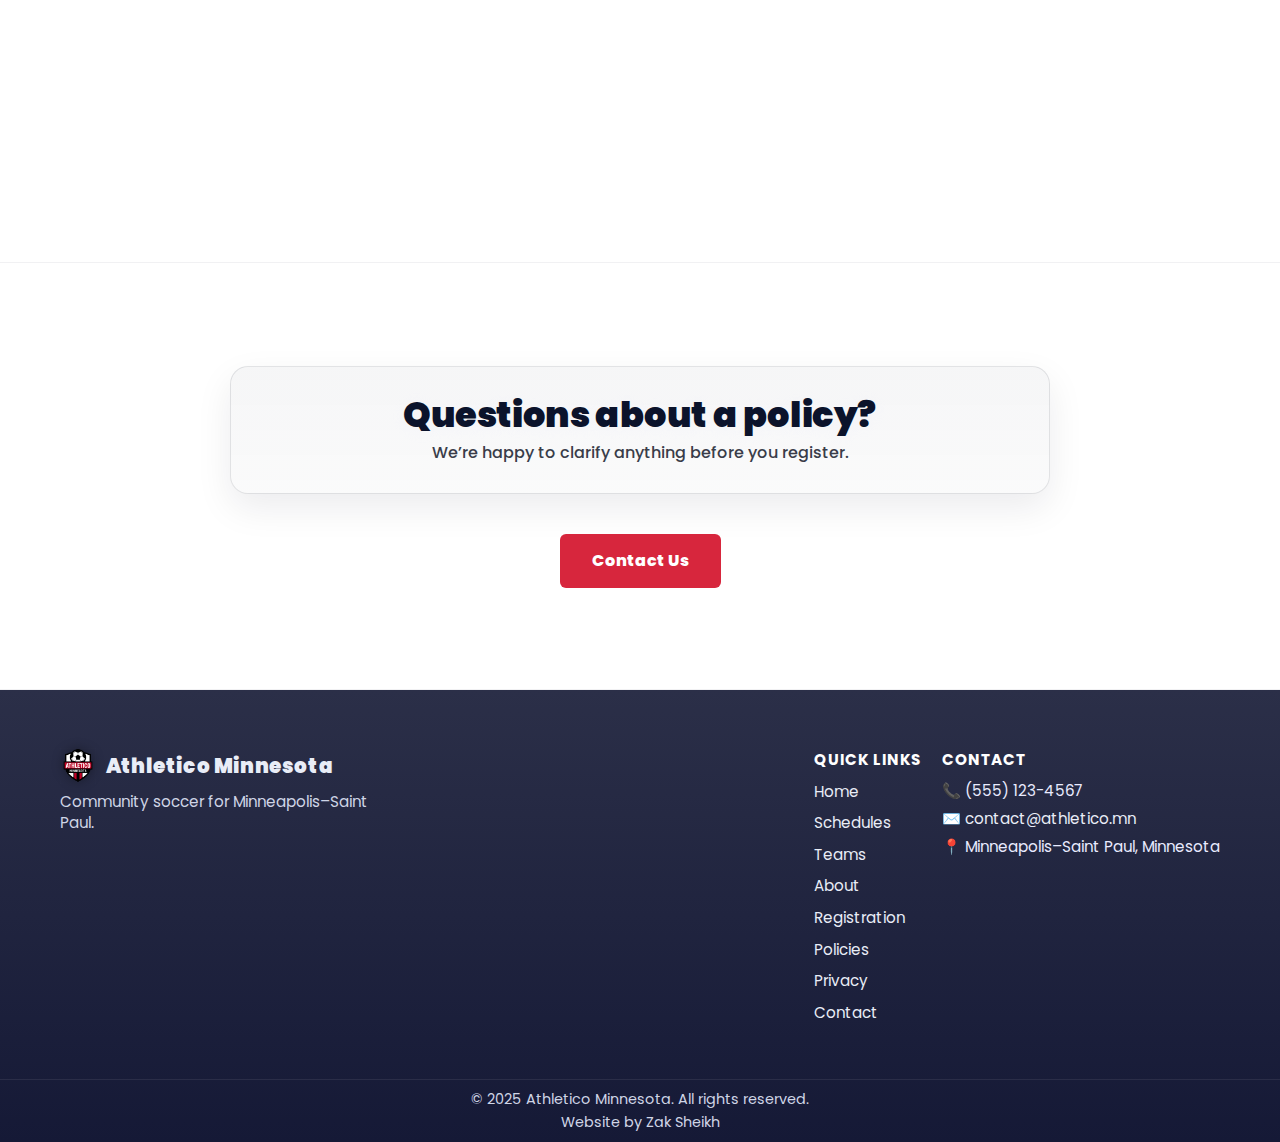
<file: policies.html>
<!DOCTYPE html>
<html lang="en">
<head>
    <meta charset="UTF-8" />
    <meta name="viewport" content="width=device-width, initial-scale=1.0"/>
    <title>Club Policies | Athletico Minnesota</title>
    <meta name="description" content="Athletico Minnesota policies for conduct, safety, weather, media & privacy, communication, and refunds."/>
    <link rel="stylesheet" href="css/styles.css"/>

    <!-- fonts (match other pages) -->
    <link rel="preconnect" href="https://fonts.googleapis.com">
    <link rel="preconnect" href="https://fonts.gstatic.com" crossorigin>
    <link href="https://fonts.googleapis.com/css2?family=Poppins:wght@500;700&display=swap" rel="stylesheet">

    <!-- hero image (swap the file when ready) -->
    <link rel="preload" as="image" href="images/heroes/hero-policies.webp" fetchpriority="high">
</head>
<body>
    <div class="scroll-indicator"></div>

    <!-- Header (reuse) -->
    <header>
        <div class="header-bar">
            <a href="index.html" class="logo">
                <img src="images/logo.png" alt="Athletico Minnesota" width="140" height="140">
                <span>Athletico Minnesota</span>
            </a>

            <div class="nav-and-cta">
                <nav id="site-nav" aria-label="Primary">
                <ul class="nav-menu">
                    <li><a href="index.html">Home</a></li>
                    <li><a href="schedules.html">Schedules</a></li>
                    <li><a href="teams.html">Teams</a></li>
                    <li><a href="about.html">About</a></li>
                    <li><a class="active" href="policies.html">Policies</a></li>
                    <li><a href="contact.html">Contact</a></li>
                </ul>
                </nav>
                <div class="header-right">
                    <a class="header-cta" href="https://forms.gle/E1RqeQTMgJFA533W8">Join Now</a>
                </div>
            </div>

            <button class="hamburger" aria-label="Open menu" aria-controls="site-nav" aria-expanded="false">&#9776;</button>
        </div>
    </header>

    <!-- Hero -->
    <section class="hero" style="background-image:url('images/heroes/hero-policies.webp');">
        <div class="hero-overlay"></div>
        <div class="hero-content">
            <h1>Club Policies</h1>
            <p>Clear expectations for safety, fairness, and fun.</p>
        </div>
    </section>

    <!-- Quick Nav (TOC) -->
    <nav class="policies-quicknav" aria-label="Policies quick navigation">
        <a class="chip" href="#conduct">Code of Conduct</a>
        <a class="chip" href="#safety">Safety & Injury</a>
        <a class="chip" href="#refunds">Refunds</a>
        <a class="chip" href="#weather">Weather</a>
        <a class="chip" href="#media">Media & Privacy</a>
        <a class="chip" href="#communication">Communication</a>
        <a class="chip" href="#equity">Equity & Inclusion</a>
    </nav>

    <!-- Code of Conduct -->
    <section class="section" id="conduct">
        <div class="container">
            <div class="fancy-section-header">
                <h2 class="section-title">Code of Conduct</h2>
                <p class="section-subtitle">Creating a respectful, positive environment for everyone.</p>
            </div>
            
            <div class="conduct-grid">
                <!-- Players -->
                <article class="card policy-card conduct-card">
                    <div class="conduct-head">
                        <div class="chip-row"><span class="chip">Players</span></div>
                        <div class="head-right">
                            <span class="icon-badge" aria-hidden="true">👟</span>
                        </div>
                    </div>

                    <h3 class="conduct-title">Players</h3>
                    <ul class="checklist checklist--lg">
                    <li>Try your best; arrive on time and ready to learn.</li>
                    <li>Respect teammates, coaches, officials, and opponents.</li>
                    <li>No bullying or discriminatory language or behavior.</li>
                    <li>Listen to coaches; follow training and safety instructions.</li>
                    <li>Use clean, positive language on and off the pitch.</li>
                    </ul>
                </article>

                <!-- Parents & Guardians -->
                <article class="card policy-card conduct-card">
                    <div class="conduct-head">
                        <div class="chip-row"><span class="chip">Parents / Guardians</span></div>
                        <div class="head-right">
                            <span class="icon-badge" aria-hidden="true">👪</span>
                        </div>
                    </div>

                    <h3 class="conduct-title">Parents &amp; Guardians</h3>
                    <ul class="checklist checklist--lg">
                        <li>Cheer positively; let coaches coach and officials officiate.</li>
                        <li>Support players with encouragement, not pressure.</li>
                        <li>Communicate absences; pick up on time.</li>
                        <li>Model respect for all participants and venues.</li>
                        <li>Address concerns calmly with staff after sessions.</li>
                    </ul>
                </article>
            </div>
        </div>
    </section>

    <!-- Safety & Injury (accordion) -->
    <section class="section" id="safety">
        <div class="container">
            <div class="fancy-section-header">
                <h2 class="section-title">Safety &amp; Injury</h2>
                <p class="section-subtitle">We prioritize wellbeing in every session.</p>
            </div>

            <div class="accordion">
                <details>
                    <summary>Concussion protocol</summary>
                    <div class="accordion-body">
                        If a concussion is suspected, the player is removed from play and may not return the same day. A medical
                        clearance is required before resuming activities.
                    </div>
                </details>

                <details>
                    <summary>First-aid &amp; emergencies</summary>
                    <div class="accordion-body">
                        Coaches carry basic first-aid supplies and emergency contacts. In serious incidents, we call 911 and notify guardians immediately.
                    </div>
                </details>

                <details>
                    <summary>Hydration, heat &amp; cold guidance</summary>
                    <div class="accordion-body">
                        Players should bring water to every session. We adjust duration/intensity for heat index and wind chill, and pause for shade and hydration as needed.
                    </div>
                </details>

                <details>
                    <summary>Allergies &amp; medical information</summary>
                    <div class="accordion-body">
                        Please list allergies/medical needs during registration and provide any required medications (e.g., inhaler, EpiPen) to the coach before training.
                    </div>
                </details>
            </div>
        </div>
    </section>

    <!-- Refunds -->
    <section class="section" id="refunds">
        <div class="container">
            <div class="fancy-section-header">
                <h2 class="section-title">Refunds &amp; Registration Terms</h2>
                <p class="section-subtitle">Clear timelines and fairness for families.</p>
            </div>

            <div class="accordion">
                <details>
                    <summary>Before season start</summary>
                    <div class="accordion-body">
                        100% refund minus payment processing fees.
                    </div>
                </details>
                <details>
                    <summary>First two training weeks</summary>
                    <div class="accordion-body">
                        50% refund. Uniform and league fees may be excluded if already ordered or remitted.
                    </div>
                </details>
                <details>
                    <summary>After week two</summary>
                    <div class="accordion-body">
                        Non-refundable. Hardship cases can be reviewed—please contact us.
                    </div>
                </details>
                <details>
                    <summary>Financial assistance</summary>
                    <div class="accordion-body">
                        Scholarships are available. <a href="contact.html">Contact us</a> for details prior to registration.
                    </div>
                </details>
            </div>
        </div>
    </section>

    <!-- Weather -->
    <section class="section" id="weather">
        <div class="container">
            <div class="fancy-section-header">
                <h2 class="section-title">Weather &amp; Cancellations</h2>
                <p class="section-subtitle">Safety first; communication if plans change.</p>
            </div>

            <article class="card policy-card">
                <div class="chip-row">
                    <span class="chip">Lightning</span>
                    <span class="chip">Heat</span>
                    <span class="chip">Air Quality</span>
                    <span class="chip">Field Status</span>
                </div>
                <ul class="checklist">
                    <li><strong>Lightning / thunder:</strong> stop immediately; resume 30 minutes after last observed thunder/lightning.</li>
                    <li><strong>Heat / AQI:</strong> we modify or cancel based on index thresholds and venue guidance.</li>
                    <li><strong>Field closures:</strong> city/venue decisions override all; we follow posted notices.</li>
                    <li><strong>How we notify:</strong> email and site banner; updates typically posted by early afternoon for evening sessions.</li>
                </ul>
            </article>
        </div>
    </section>

    <!-- Media & Privacy -->
    <section class="section" id="media">
        <div class="container">
            <div class="fancy-section-header">
                <h2 class="section-title">Media &amp; Privacy</h2>
                <p class="section-subtitle">We celebrate moments while protecting families.</p>
            </div>

            <article class="card policy-card">
                <ul class="checklist">
                    <li>Team photos/video may appear on club channels. We never post personal contact details.</li>
                    <li><strong>Opt-out:</strong> email your coach or <a href="contact.html">contact us</a>; we’ll add a roster note.</li>
                    <li>For data handling and website privacy details, see our <a href="privacy.html">Privacy Policy</a>.</li>
                </ul>
            </article>
        </div>
    </section>

    <!-- Communication -->
    <section class="section" id="communication">
        <div class="container">
            <div class="fancy-section-header">
                <h2 class="section-title">Communication Standards</h2>
                <p class="section-subtitle">Clear channels and response times.</p>
            </div>

            <article class="card policy-card">
                <ul class="checklist">
                    <li><strong>Channels:</strong> email and team app as directed by coaches.</li>
                    <li><strong>Response window:</strong> coaches aim to reply within 24–48 hours (non-game day).</li>
                    <li><strong>Game-day changes:</strong> watch email/app for immediate updates.</li>
                    <li><strong>Missing practice?</strong> notify your coach as early as possible.</li>
                </ul>
            </article>
        </div>
    </section>

    <!-- Equity & Inclusion -->
    <section class="section" id="equity">
        <div class="container">
            <div class="fancy-section-header">
                <h2 class="section-title">Equity, Inclusion &amp; Religious Observance</h2>
                <p class="section-subtitle">Everyone belongs.</p>
            </div>

            <article class="card policy-card">
                <div class="chip-row"><span class="chip">Everyone Belongs</span></div>
                <ul class="checklist">
                    <li>Zero tolerance for discrimination or harassment.</li>
                    <li>We welcome and support accommodations for prayer and religious observance (e.g., Ramadan schedule sensitivity).</li>
                    <li>Report concerns to coaches or staff; we act promptly and respectfully.</li>
                </ul>
            </article>
        </div>
    </section>

    <!-- Final CTA -->
    <section class="section" id="policies-cta">
        <div class="container" style="text-align:center;">
            <div class="fancy-section-header" style="max-width:820px;">
                <h2 class="section-title">Questions about a policy?</h2>
                <p class="section-subtitle">We’re happy to clarify anything before you register.</p>
            </div>
            <a class="cta-button" href="contact.html" style="padding:14px 32px; font-weight:800;">Contact Us</a>
        </div>
    </section>

    <!-- Footer (reuse) -->
    <footer class="site-footer">
        <div class="container footer-grid">
            <div class="footer-brand">
                <div class="footer-logo">
                    <img src="images/logo.png" alt="Athletico Minnesota logo" loading="lazy" />
                    <span>Athletico Minnesota</span>
                </div>
                <p class="footer-tagline">Community soccer for Minneapolis–Saint Paul.</p>
            </div>

            <nav class="footer-nav" aria-label="Quick links">
                <h4 class="footer-heading">Quick Links</h4>
                <ul>
                <li><a href="index.html">Home</a></li>
                <li><a href="schedules.html">Schedules</a></li>
                <li><a href="teams.html">Teams</a></li>
                <li><a href="about.html">About</a></li>
                <li><a href="https://forms.gle/E1RqeQTMgJFA533W8">Registration</a></li>
                <li><a href="policies.html">Policies</a></li>
                <li><a href="privacy.html">Privacy</a></li>
                <li><a href="contact.html">Contact</a></li>
                </ul>
            </nav>

            <div class="footer-contact">
                <h4 class="footer-heading">Contact</h4>
                <p>📞 (555) 123-4567</p>
                <p>✉️ <a href="mailto:contact@athletico.mn">contact@athletico.mn</a></p>
                <p>📍 Minneapolis–Saint Paul, Minnesota</p>
            </div>
        </div>

        <div class="footer-bottom">
            <p>© 2025 Athletico Minnesota. All rights reserved.</p>
            <p>Website by Zak Sheikh</p>
        </div>
    </footer>

    <script src="js/main.js"></script>
</body>
</html>
</file>
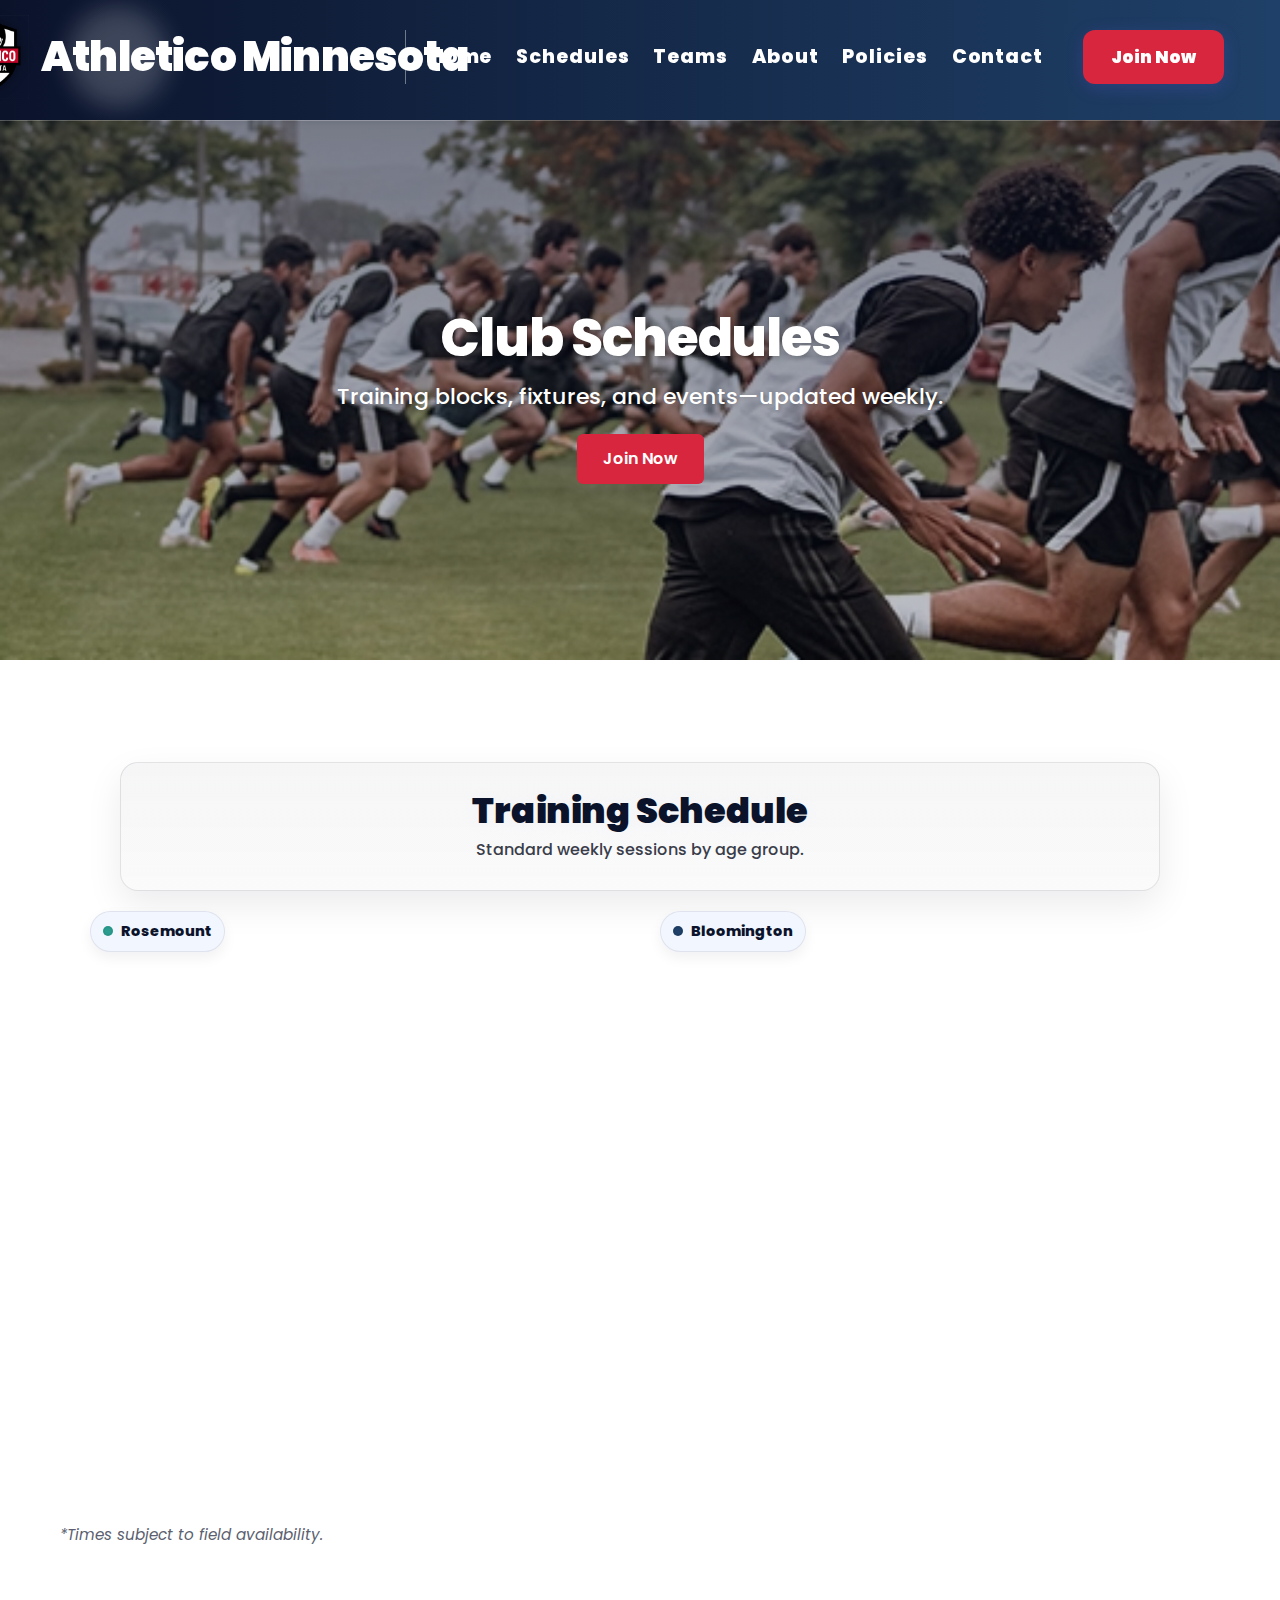
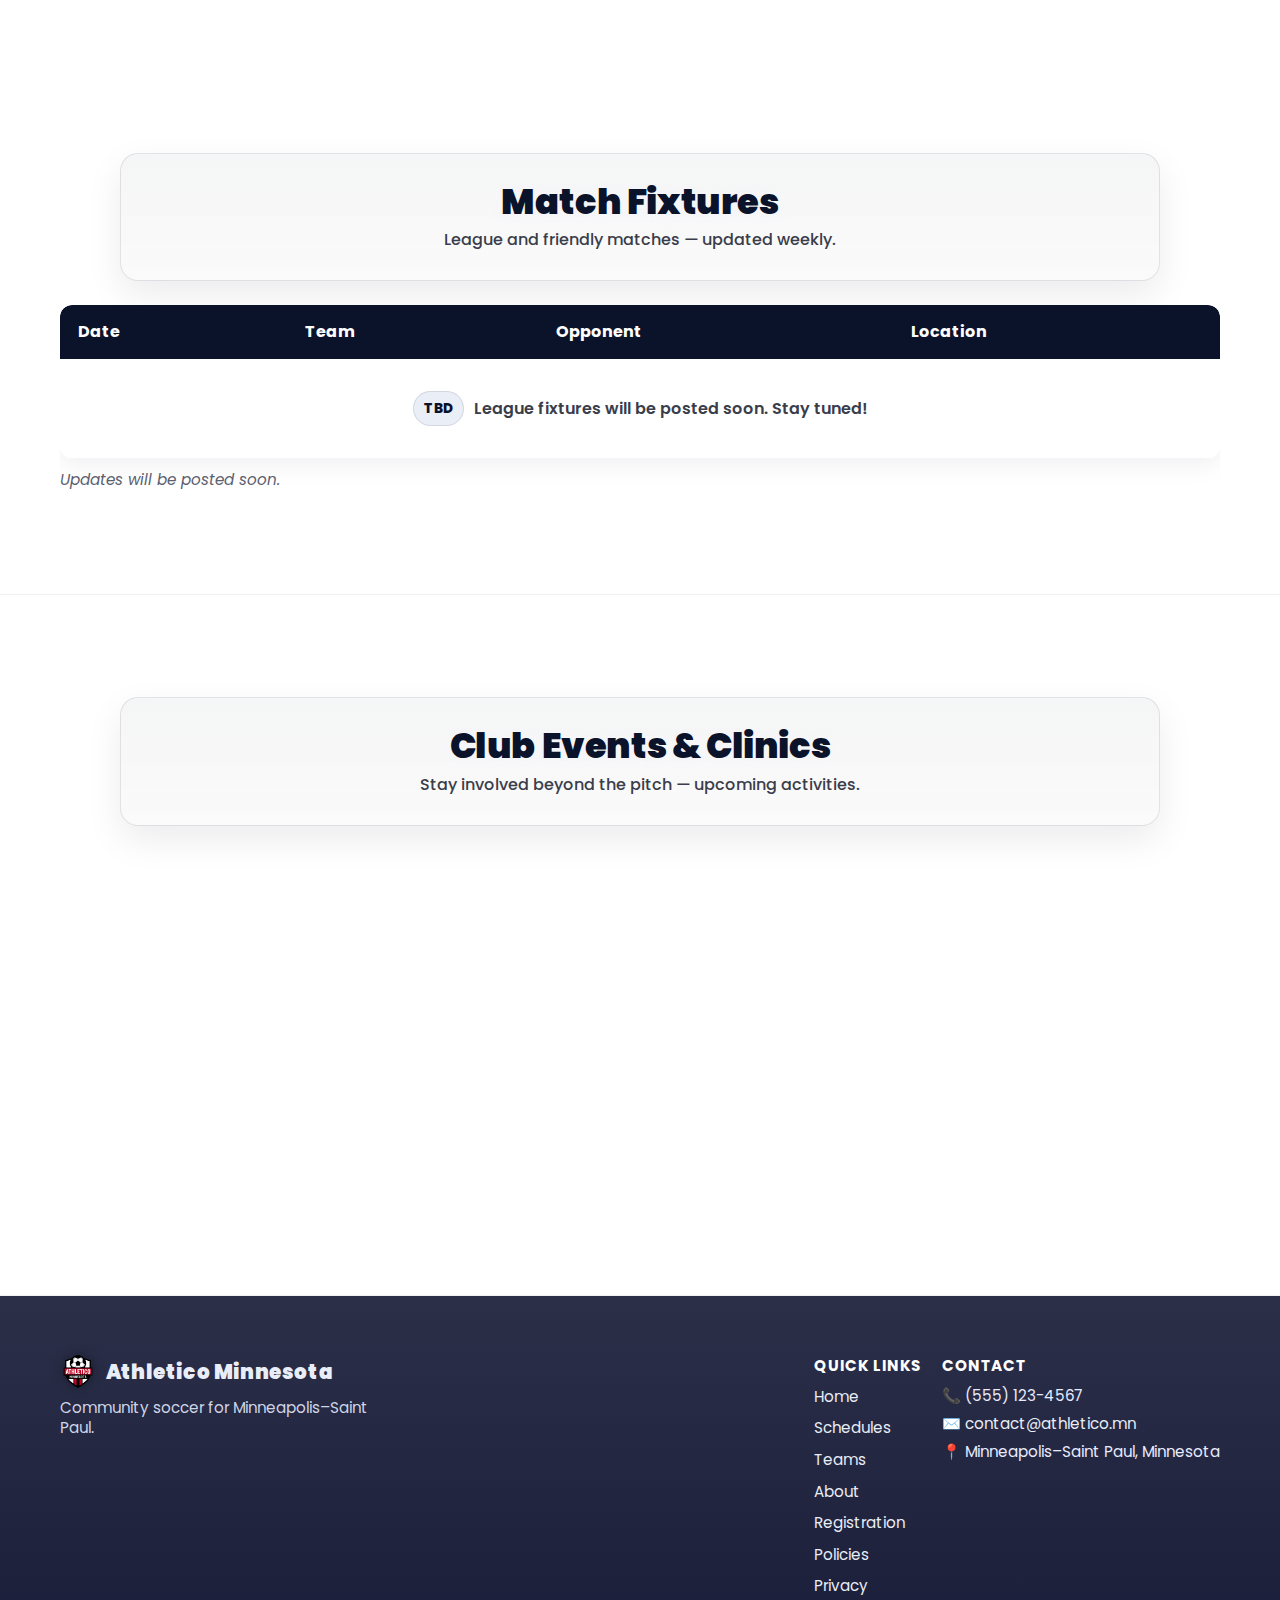
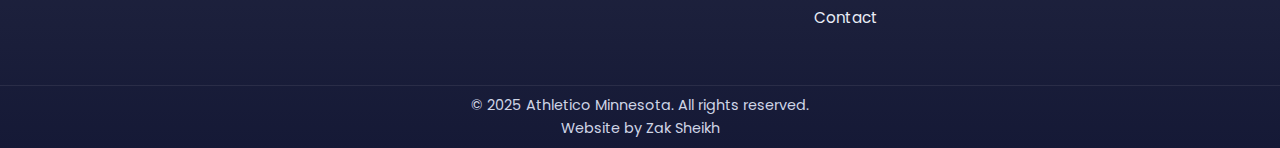
<file: schedules.html>
<!DOCTYPE html>
<html lang="en">
<head>
    <meta charset="UTF-8" />
    <meta name="viewport" content="width=device-width, initial-scale=1.0" />
    <title>Schedules | Athletico Minnesota</title>
    <meta name="description" content="Training schedule, match fixtures, and club events for Athletico Minnesota.">
    <link rel="stylesheet" href="css/styles.css" />
    <link rel="preconnect" href="https://fonts.googleapis.com">
    <link rel="preconnect" href="https://fonts.gstatic.com" crossorigin>
    <link href="https://fonts.googleapis.com/css2?family=Poppins:wght@500;700&display=swap" rel="stylesheet">
    <link rel="preload" as="image" href="images/heroes/hero-schedules.webp" fetchpriority="high">
</head>
<body>
    <div class="scroll-indicator"></div>

    <!-- Header -->
    <header>
        <div class="header-bar">
        <a href="index.html" class="logo">
            <img src="images/logo.png" alt="Athletico Minnesota logo" width="120" height="120">
            <span>Athletico Minnesota</span>
        </a>
        <div class="nav-and-cta">
            <nav id="site-nav" aria-label="Primary">
            <ul class="nav-menu">
                <li><a href="index.html">Home</a></li>
                <li><a href="schedules.html" class="active">Schedules</a></li>
                <li><a href="teams.html">Teams</a></li>
                <li><a href="about.html">About</a></li>
                <li><a href="policies.html">Policies</a></li>
                <li><a href="contact.html">Contact</a></li>
            </ul>
            </nav>
            <div class="header-right">
            <a class="header-cta" href="https://forms.gle/E1RqeQTMgJFA533W8">Join Now</a>
            </div>
        </div>
        <button class="hamburger" aria-label="Open menu" aria-controls="site-nav" aria-expanded="false">&#9776;</button>
        </div>
    </header>

    <!-- HERO -->
    <section class="hero schedules-hero" style="background-image:url('images/heroes/hero-schedules.webp');">
        <div class="hero-overlay"></div>
        <div class="hero-content">
            <h1>Club Schedules</h1>
            <p>Training blocks, fixtures, and events—updated weekly.</p>
            <a class="cta-button" href="https://forms.gle/E1RqeQTMgJFA533W8">Join Now</a>
        </div>
    </section>

    <!-- TRAINING SCHEDULE -->
    <section class="section" id="training">
        <div class="container">
            <div class="fancy-section-header">
                <h2 class="section-title">Training Schedule</h2>
                <p class="section-subtitle">Standard weekly sessions by age group.</p>
            </div>

            <div class="training-columns">
                <!-- Rosemount column -->
                <div class="city-col rosemount">
                    <div class="city-chip">
                        <span class="dot dot-rosemount"></span> Rosemount
                    </div>

                    <article class="card training-card">
                        <div class="badge-row">
                            <span class="badge badge-level">Elementary</span>
                        </div>
                        <h3>U8–U12</h3>
                        <p><strong>Mon / Wed — 5:00–6:15 PM</strong></p>
                        <p>Ball mastery, small-sided games, and fundamentals.</p>
                    </article>
                    <article class="card training-card">
                        <div class="badge-row">
                            <span class="badge badge-level">Middle School</span>
                        </div>
                        <h3>U13–U15</h3>
                        <p><strong>Mon / Wed — 6:30–7:45 PM</strong></p>
                        <p>Technique, positional play, and tactical principles.</p>
                    </article>
                </div>

                <!-- Bloomington column -->
                <div class="city-col bloomington">
                    <div class="city-chip">
                        <span class="dot dot-bloomington"></span> Bloomington
                    </div>

                    <article class="card training-card">
                        <div class="badge-row">
                            <span class="badge badge-level">Elementary</span>
                        </div>
                        <h3>U8–U12</h3>
                        <p><strong>Tue / Thu — 5:00–6:15 PM</strong></p>
                        <p>Foundations, coordination, and confidence on the ball.</p>
                    </article>
                    <article class="card training-card">
                        <div class="badge-row">
                            <span class="badge badge-level">Middle School</span>
                        </div>
                        <h3>U13–U15</h3>
                        <p><strong>Tue / Thu — 6:30–7:45 PM</strong></p>
                        <p>Game models, transitions, and competitive preparation.</p>
                    </article>
                </div>
            </div>
            <p class="note">*Times subject to field availability.</p>
        </div>
    </section>

    <!-- MATCH FIXTURES -->
    <section class="section" id="fixtures">
        <div class="container">

            <div class="fancy-section-header">
                <h2 class="section-title">Match Fixtures</h2>
                <p class="section-subtitle">League and friendly matches — updated weekly.</p>
            </div>

            <div class="fixtures-table-wrapper">
                <table class="fixtures-table">
                    <thead>
                        <tr>
                        <th>Date</th>
                        <th>Team</th>
                        <th>Opponent</th>
                        <th>Location</th>
                        </tr>
                    </thead>
                    <tbody>
                        <tr class="fixtures-empty-row">
                            <td colspan="4">
                                <div class="fixtures-empty">
                                    <span class="fixtures-chip">TBD</span>
                                    League fixtures will be posted soon. Stay tuned!
                                </div>
                            </td>
                        </tr>
                    </tbody>
                </table>
                <p class="note">Updates will be posted soon.</p>
            </div>
        </div>
    </section>

    <!-- CLUB EVENTS -->
    <section class="section" id="events">
        <div class="container">
            <div class="fancy-section-header">
                <h2 class="section-title">Club Events & Clinics</h2>
                <p class="section-subtitle">Stay involved beyond the pitch — upcoming activities.</p>
            </div>

            <div class="card-grid two-col">
                <article class="card">
                    <h3>Winter Season (Indoor)</h3>
                    <p>Training moves indoors. Focus on ball mastery, speed of play, and small-sided games.</p>
                    <p><span class="date-chip">Nov 1</span> Start date</p>
                </article>

                <article class="card">
                    <h3>Ramadan Break</h3>
                    <p>Club-wide break for observance. Optional light-technique sessions may be announced.</p>
                    <p><span class="date-chip">Feb 18</span> 30 days</p>
                </article>

                <article class="card">
                    <h3>Summer Season (Outdoor)</h3>
                    <p>Full outdoor program: league play, friendlies, and community events.</p>
                    <p><span class="date-chip">May 1</span> Start date</p>
                </article>
            </div>
        </div>
    </section>

    <!-- FOOTER -->
    <footer class="site-footer">
        <div class="container footer-grid">
            <div class="footer-brand">
                <div class="footer-logo">
                    <img src="images/logo.png" alt="Athletico Minnesota logo" loading="lazy" />
                    <span>Athletico Minnesota</span>
                </div>
                <p class="footer-tagline">Community soccer for Minneapolis–Saint Paul.</p>
            </div>

            <nav class="footer-nav" aria-label="Quick links">
                <h4 class="footer-heading">Quick Links</h4>
                <ul>
                    <li><a href="index.html">Home</a></li>
                    <li><a href="schedules.html">Schedules</a></li>
                    <li><a href="teams.html">Teams</a></li>
                    <li><a href="about.html">About</a></li>
                    <li><a href="https://forms.gle/E1RqeQTMgJFA533W8">Registration</a></li>
                    <li><a href="policies.html">Policies</a></li>
                    <li><a href="privacy.html">Privacy</a></li>
                    <li><a href="contact.html">Contact</a></li>
                </ul>
            </nav>

            <div class="footer-contact">
                <h4 class="footer-heading">Contact</h4>
                <p>📞 (555) 123-4567</p>
                <p>✉️ <a href="mailto:contact@athletico.mn">contact@athletico.mn</a></p>
                <p>📍 Minneapolis–Saint Paul, Minnesota</p>
            </div>
        </div>
        <div class="footer-bottom">
            <p>© 2025 Athletico Minnesota. All rights reserved.</p>
            <p>Website by Zak Sheikh</p>
        </div>
    </footer>

    <script src="js/main.js"></script>
</body>
</html>
</file>
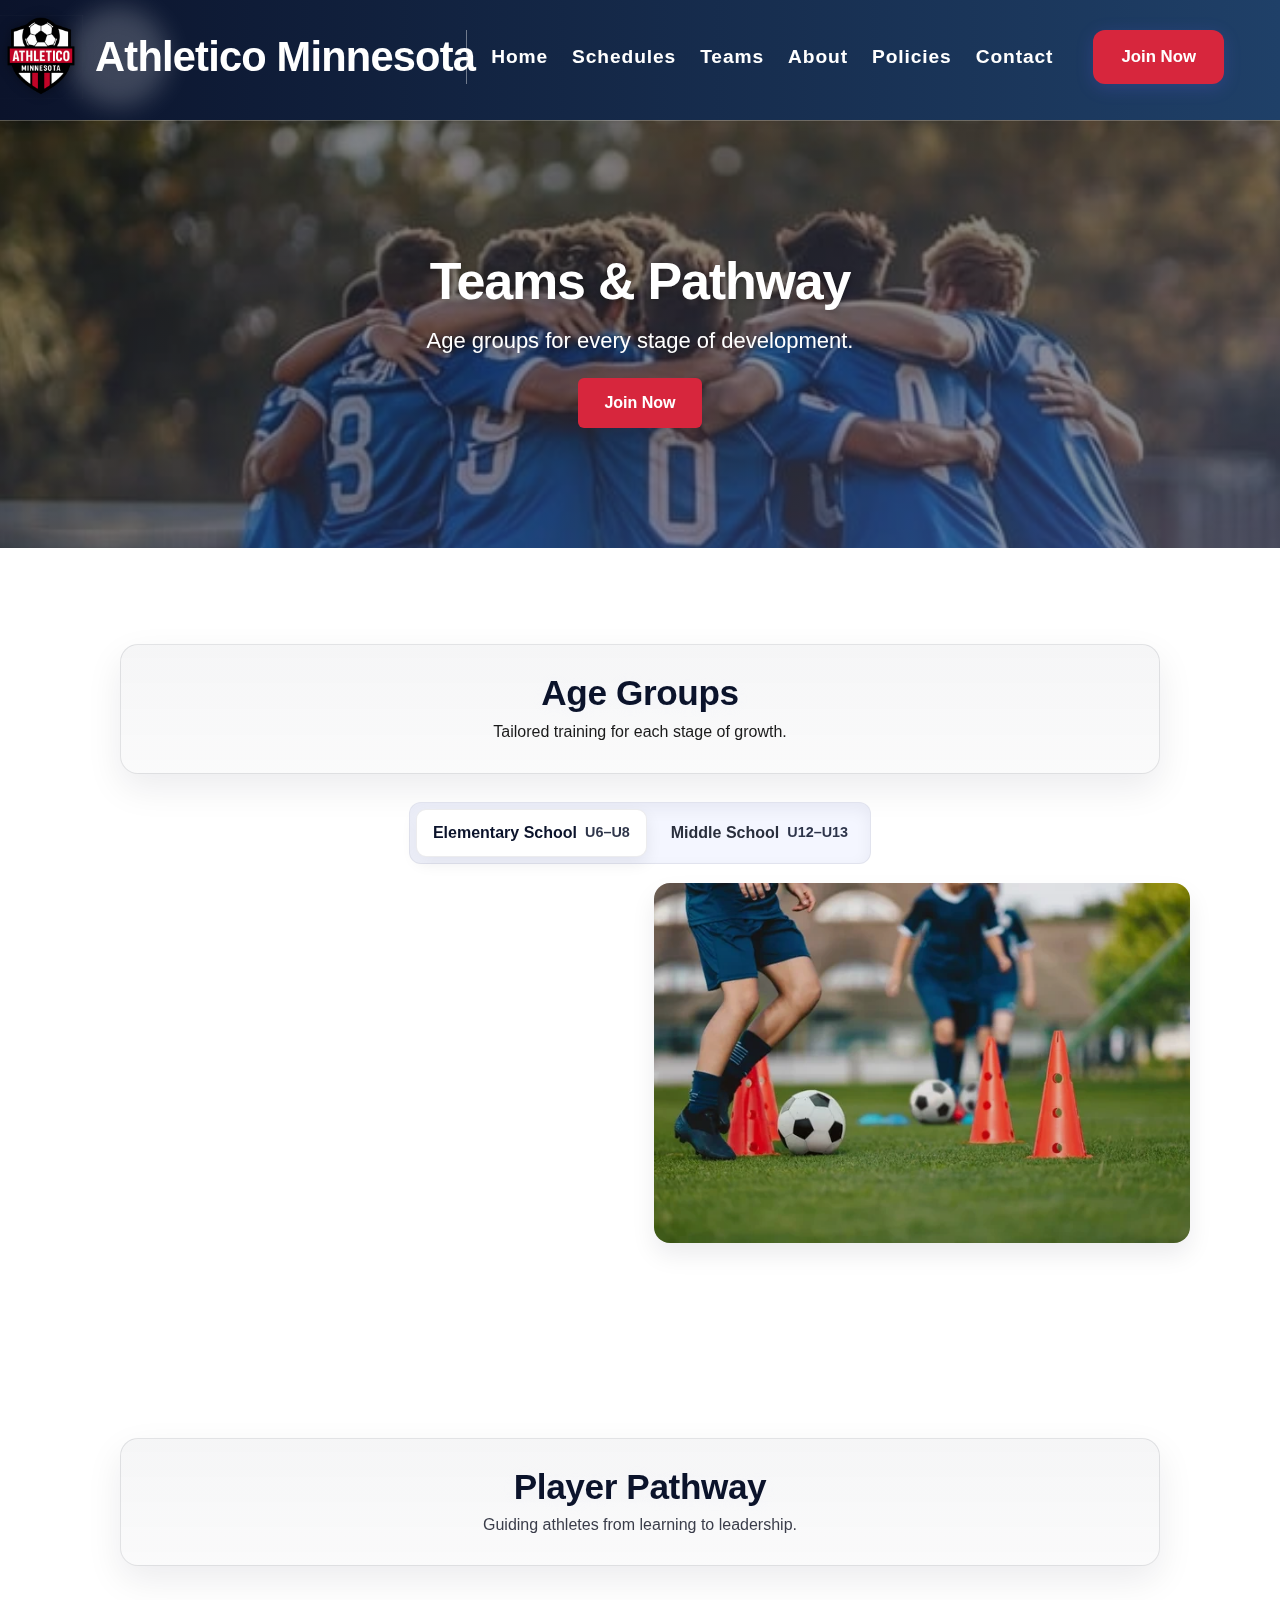
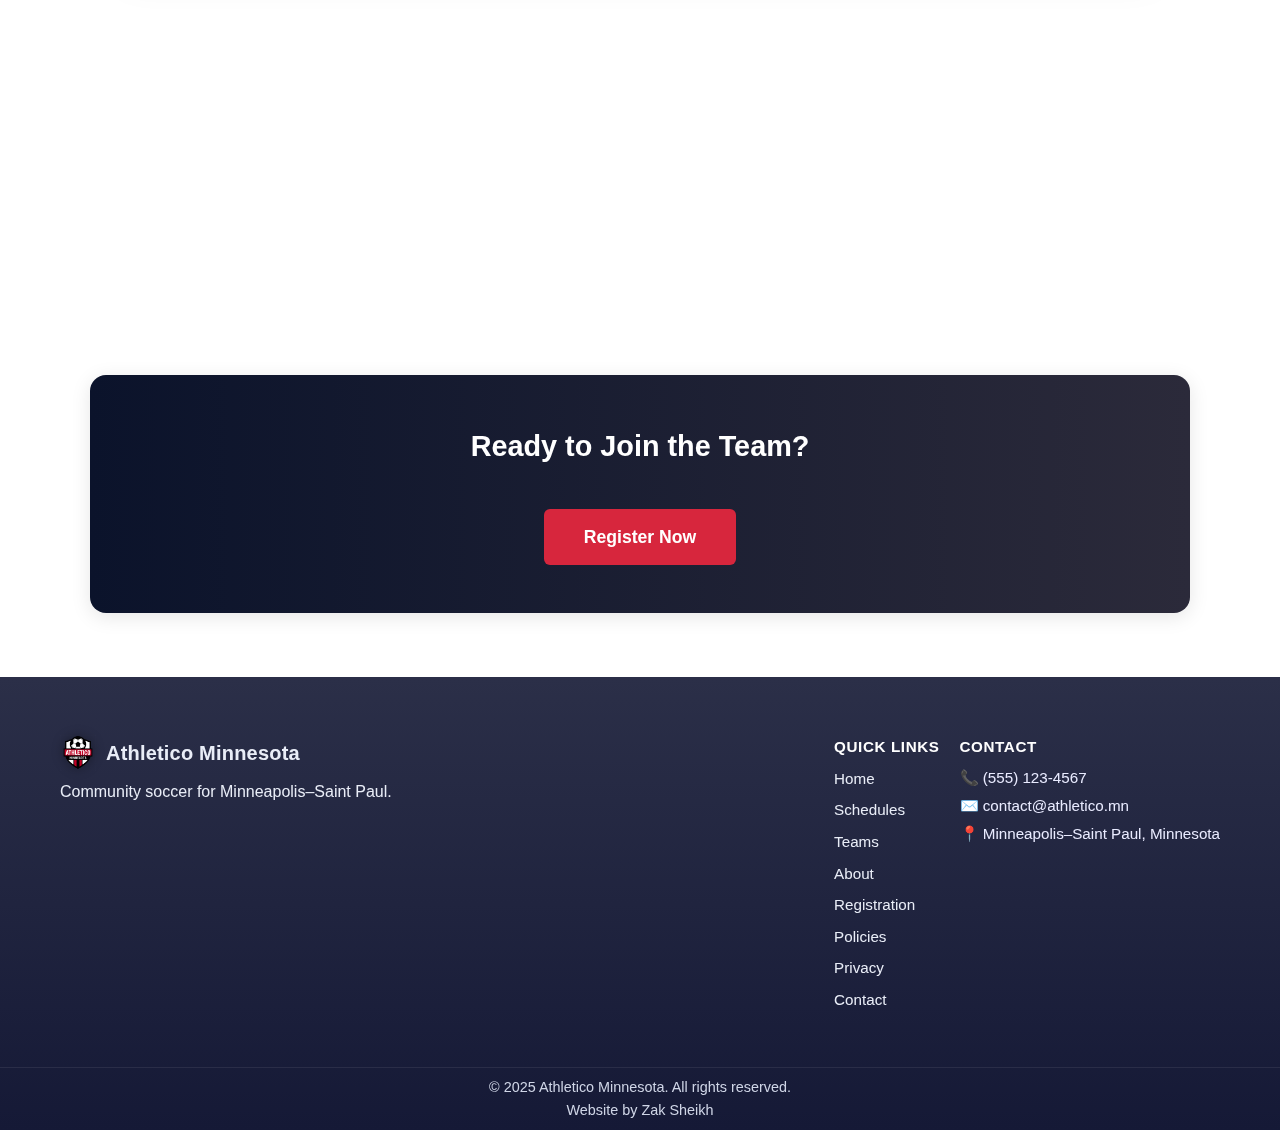
<file: teams.html>
<!DOCTYPE html>
<html lang="en">
<head>
  <meta charset="UTF-8" />
  <meta name="viewport" content="width=device-width, initial-scale=1.0" />
  <title>Teams | Athletico Minnesota</title>
  <link rel="stylesheet" href="css/styles.css" />
</head>
<body>

    <header>
        <div class="header-bar">
            <a href="index.html" class="logo">
                <img src="images/logo.png" alt="Athletico Minnesota" width="140" height="140">
                <span>Athletico Minnesota</span>
            </a>
            <div class="nav-and-cta">
                <nav id="site-nav" aria-label="Primary"><ul class="nav-menu"><li><a href="index.html">Home</a></li><li><a href="schedules.html">Schedules</a></li><li><a href="teams.html">Teams</a></li><li><a href="about.html">About</a></li><li><a href="policies.html">Policies</a></li><li><a href="contact.html">Contact</a></li></ul></nav>
                <div class="header-right">
                    <a class="header-cta" href="https://forms.gle/E1RqeQTMgJFA533W8">Join Now</a>
                </div>
            </div>
            <!-- Hamburger Icon (Only visible on mobile) -->
            <button class="hamburger" aria-label="Open menu" aria-controls="site-nav" aria-expanded="false"> &#9776;</button>
        </div>
    </header>

    <main>
        <!-- HERO (same structure as schedules) -->
        <section class="hero" style="background-image:url('images/heroes/hero-teams.webp');">
            <div class="hero-overlay"></div>
            <div class="hero-content">
            <h1>Teams & Pathway</h1>
            <p>Age groups for every stage of development.</p>
            <a class="cta-button" href="https://forms.gle/E1RqeQTMgJFA533W8">Join Now</a>
            </div>
        </section>

        <!-- Section A: Age Groups -->
        <section id="age-groups" class="teams-groups">
            <div class="fancy-section-header">
                <h2 class="section-title">Age Groups</h2>
                <pclass="section-subtitle">Tailored training for each stage of growth.</p>
            </div>

            <!-- Tabs -->
            <div class="age-tabs" role="tablist" aria-label="Age group tabs">
                <input type="radio" name="age-tab" id="tab-elem" class="age-tab-radio" checked>
                <input type="radio" name="age-tab" id="tab-middle" class="age-tab-radio">

                <div class="age-tab-bar">
                    <label class="age-tab" for="tab-elem" role="tab" aria-controls="panel-elem">
                        Elementary School<span class="tab-range">U6–U8</span>
                    </label>
                    <label class="age-tab" for="tab-middle" role="tab" aria-controls="panel-middle">
                        Middle School <span class="tab-range">U12–U13</span>
                    </label>
                </div>

                <div class="age-panels">
                    <!-- Elementary -->
                    <section class="age-panel" id="panel-elem" role="tabpanel" aria-labelledby="tab-elem">
                        <div class="panel-split">
                            <article class="card feature panel-copy">
                                <span class="chip">Elementary</span>
                                <h3>U6–U8</h3>
                                <p>
                                    Foundations of teamwork, motor skills, and fun-focused learning.
                                    Sessions emphasize small-sided play and enjoyment.
                                </p>
                                <div class="cta-container">
                                    <a href="schedules.html" class="card-cta large">View Schedules</a>
                                </div>
                            </article>

                            <div class="panel-media"
                                style="background-image:url('images/teams/u6-u8.webp');"
                                role="img" aria-label="U6–U8 training">
                            </div>
                        </div>
                    </section>

                    <!-- Middle School -->
                    <section class="age-panel" id="panel-middle" role="tabpanel" aria-labelledby="tab-middle">
                        <div class="panel-split">

                            <article class="card feature panel-copy">
                                <span class="chip">Middle School</span>
                                <h3>U12–U13</h3>
                                <p>
                                Structured technical and tactical development, preparing players for
                                competitive environments with age-appropriate guidance.
                                </p>
                                <div class="cta-container">
                                <a href="schedules.html" class="card-cta large">View Schedules</a>
                                </div>
                            </article>

                            <div class="panel-media"
                                style="background-image:url('images/teams/u12-u13.webp');"
                                role="img" aria-label="U12–U13 training">
                            </div>
                        </div>
                    </section>
                </div>
            </div>
        </section>

        <!-- Section B: Player Pathway -->
        <section class="pathway">
            <div class="container">
                <div class="fancy-section-header">
                <h2 class="section-title">Player Pathway</h2>
                <p class="section-subtitle">Guiding athletes from learning to leadership.</p>
                </div>

                <div class="card-grid three-col">
                <article class="card">
                    <h3>Learn</h3>
                    <p>Fundamental skills and game awareness built through inclusive training.</p>
                </article>

                <article class="card">
                    <h3>Develop</h3>
                    <p>Expanded tactical understanding, teamwork, and mentorship opportunities.</p>
                </article>

                <article class="card">
                    <h3>Compete</h3>
                    <p>Participation in local leagues and tournaments while representing Athletico Minnesota.</p>
                </article>
                </div>
            </div>
        </section>

        <!-- Section C: CTA -->
        <section class="cta-banner">
            <div class="container">
                <h2>Ready to Join the Team?</h2>
                <a href="https://forms.gle/E1RqeQTMgJFA533W8" class="cta-button large">Register Now</a>
            </div>
        </section>
    </main>

    <footer class="site-footer">
        <div class="container footer-grid">
        <div class="footer-brand">
            <div class="footer-logo">
            <img src="images/logo.png" alt="Athletico Minnesota logo" />
            <span>Athletico Minnesota</span>
            </div>
            <p>Community soccer for Minneapolis–Saint Paul.</p>
        </div>

        <nav class="footer-nav" aria-label="Quick links">
            <h4 class="footer-heading">Quick Links</h4>
            <ul>
            <li><a href="index.html">Home</a></li>
            <li><a href="schedules.html">Schedules</a></li>
            <li><a href="teams.html">Teams</a></li>
            <li><a href="about.html">About</a></li>
            <li><a href="https://forms.gle/E1RqeQTMgJFA533W8">Registration</a></li>
            <li><a href="policies.html">Policies</a></li>
            <li><a href="privacy.html">Privacy</a></li>
            <li><a href="contact.html">Contact</a></li>
            </ul>
        </nav>

        <div class="footer-contact">
            <h4 class="footer-heading">Contact</h4>
            <p>📞 (555) 123-4567</p>
            <p>✉️ contact@athletico.mn</p>
            <p>📍 Minneapolis–Saint Paul, Minnesota</p>
        </div>
        </div>
        <div class="footer-bottom">
        <p>© 2025 Athletico Minnesota. All rights reserved.</p>
        <p>Website by Zak Sheikh</p>
        </div>
    </footer>
    
    <script src="js/main.js" defer></script>
</body>
</html>
</file>
<file: css/styles.css>
:root {
  --primary: #0B132B;    
  --secondary: #FFFFFF;  
  --accent: #D7263D;     
  --text: #1A1A1A;       
  --highlight: #1F4068;  
}
:root {
  --header-h: 120px; /* desktop header height */
}


/* adjust for stacked header on smaller screens */
@media (max-width: 900px) {
  :root {
    --header-h: 160px; /* tweak to match your real stacked height */
  }
}

html { scroll-behavior: smooth; }

/* === BASE RESET === */
* {
  margin: 0;
  padding: 0;
  box-sizing: border-box;
}

body {
  font-family: 'Poppins', Arial, sans-serif;
  color: var(--text);
  line-height: 1.6;
  background-color: var(--secondary);
  padding-top: var(--header-h);
}

a {
  text-decoration: none;
  color: inherit;
}

/* HEADER ROOT */
header {
  background: linear-gradient(to left, #0B132B, #1F4068);
  position: fixed;
  top: 0; left: 0; width: 100vw;
  z-index: 1000;
  box-shadow: 0 2px 8px rgba(0,0,0,0.08);
  animation: fadeSlideDown 0.6s cubic-bezier(.32,1.36,.51,1.01) 0s 1;
}

@keyframes fadeSlideDown {
  from { opacity: 0; }
  to   { opacity: 1; }
}

.header-bar {
  animation: slideHeaderContent 0.6s ease-out;
}

@keyframes slideHeaderContent {
  from { transform: translateY(-38px); }
  to   { transform: translateY(0); }
}


.header-bar {
  display: flex;
  align-items: center;
  width: 100%;
  padding: 0 30px;
  box-sizing: border-box;
}

/* Logo stays far left */
.logo {
  display: flex;
  align-items: center;
  gap: 12px;
  min-width: 0;
  margin-right: auto;
  padding-left: 0;
  height: 100%; /* Take full height of header-bar */
}


.logo img {
  height: auto;        /* Make the image fill the height of .header-bar */
  max-height: 140px;   /* Prevents overflow but goes as big as possible */
  width: auto;
  display: block;
  object-fit: contain; /* Ensures the image scales without distortion */
  filter: drop-shadow(0 0 8px rgba(0,0,0,0.6));
  animation: floatLogo 6s ease-in-out infinite;
  transition: height 0.2s, max-height 0.2s;
  margin-top: 0;
  margin-bottom: 0;
  padding: 0;          /* Remove any default padding */
}

.logo img {
  height: 140px;    /* You can increase this to 150px or 160px as needed */
  max-height: 95vh; /* So it won't overflow the viewport */
  width: auto;
  display: block;
  object-fit: contain;
  filter: drop-shadow(0 0 8px rgba(0,0,0,0.6));
  animation: floatLogo 6s ease-in-out infinite;
}



.logo span {
  font-size: 3.8rem;
  font-weight: 900;
  color: white;
  letter-spacing: -1.2px;
  white-space: nowrap;
  line-height: 1.1;
}

@keyframes floatLogo {
  0%, 100% { transform: translateY(0); }
  50% { transform: translateY(-6px); }
}
.logo img {
  animation: floatLogo 6s ease-in-out infinite;
}

.logo span:hover {
  transform: scale(1.05);
  transition: transform 0.3s ease;
}

@keyframes pulse {
  0%,100% { text-shadow: 0 0 8px rgba(255,255,255,0.6); }
  50% { text-shadow: 0 0 16px rgba(255,255,255,0.9); }
}
.logo span {
  animation: pulse 8s ease-in-out infinite;
}

.header-bar {
  position: relative;
}


.logo {
  position: relative;
}
.logo::before {
  content: '';
  position: absolute;
  left: 12px;
  top: 50%;
  transform: translateY(-50%);
  width: 100px;
  height: 100px;
  background: rgba(255,255,255,0.2);
  border-radius: 50%;
  filter: blur(12px);
  z-index: -1;
  transition: left 0.3s, width 0.3s, height 0.3s, filter 0.3s, background 0.3s;
}


@keyframes logoPopIn {
  0% {
    opacity: 0;
    transform: scale(0.82) translateY(-20px);
  }
  80% {
    opacity: 1;
    transform: scale(1.06) translateY(4px);
  }
  100% {
    opacity: 1;
    transform: scale(1) translateY(0);
  }
}

.logo img {
  animation: logoPopIn 0.8s cubic-bezier(.32,1.36,.51,1.01) 0.35s 1;
}


/* Nav and CTA as a single group on the right */
.nav-and-cta {
  display: flex;
  align-items: center;
  gap: 0; /* all nav links + CTA equally spaced */
}

.nav-and-cta {
  border-left: 1px solid rgba(255,255,255,0.4);
  padding-left: 24px;
  margin-left: 24px;
}


/* Nav menu links (no extra margin/gap at end) */
.nav-menu {
  display: flex;
  align-items: center;
  gap: 36px;
  list-style: none;
  margin: 0;
  padding: 0;
}

/* Nav links */
.nav-menu a {
  font-size: 1.4rem;
  font-weight: 800;
  color: white;
  padding: 10px 0;
  letter-spacing: 0.9px;
  position: relative;
  transition: color 0.18s;
}

.nav-menu a:hover {
  color: #cbdfff;
}
.nav-menu a::after {
  content: '';
  position: absolute;
  bottom: -7px; left: 0;
  height: 2.5px;
  width: 0;
  background: var(--accent);
  transition: width 0.3s;
}
.nav-menu a:hover::after { width: 100%; }


.nav-menu a::after {
  content: '';
  position: absolute;
  bottom: -7px; left: 50%;
  width: 0;
  height: 2px;
  background: white;
  transition: width 0.3s ease, left 0.3s ease;
}
.nav-menu a:hover::after {
  width: 100%;
  left: 0;
}


/* CTA acts as 5th nav link, but styled as button and bigger */
.header-right {
  display: flex;
  align-items: center;
  margin-left: 0;
}

.header-cta {
  background-color: var(--accent);
  color: white;
  padding: 22px 48px;
  border-radius: 14px;
  font-weight: 900;
  font-size: 1.3rem;
  text-decoration: none;
  transition: background 0.3s, transform 0.2s;
  box-shadow: 0 4px 18px rgba(108,99,255,0.20);
  border: none;
  white-space: nowrap;
  cursor: pointer;
  margin-left: 36px; /* <<<<<<<<<<<<<<<< Add this */
}

@keyframes popCTA {
  0% { transform: scale(0.85); opacity: 0; }
  70% { transform: scale(1.05); opacity: 0.9; }
  100% { transform: scale(1); opacity: 1; }
}
.header-cta {
  animation: popCTA 0.7s ease-out forwards;
}


.header-cta:hover {
  background-color: #ff6666;
  transform: scale(1.07);
}

.hamburger { display: none; }

/* Shrink on scroll */
/* Clean and responsive shrink on scroll */

@media (prefers-reduced-motion: reduce) {
  .logo img, .logo span, .header-cta {
    animation: none !important;
    transition: none !important;
  }
}

.header-bar {
  transition: min-height 0.3s, padding 0.3s;
  min-height: 110px; /* adjust as needed */
}


/* Fix z-index for nav above all */
header,
.header-bar,
.nav-menu,
.hamburger {
  z-index: 10000;
}

.header-bar {
  flex-wrap: wrap;
}
.logo,
.nav-and-cta,
.nav-menu,
.header-cta {
  flex-shrink: 1;
  min-width: 0;
}

/* ===== Athletico header normalization ===== */

/* 1) Single source of truth for header height */
:root {
  --header-h: 110px;       /* desktop header height */
}

/* Keep body pushed down by the fixed header */
body { padding-top: var(--header-h); }

/* Fixed header container */
header {
  position: fixed; top: 0; left: 0; width: 100%;
  z-index: 1000;
  background: linear-gradient(90deg, var(--primary), var(--highlight));
  box-shadow: 0 2px 8px rgba(0,0,0,0.08);
}

/* Row inside header */
.header-bar {
  min-height: var(--header-h);
  display: flex; align-items: center;
  gap: 24px;
  padding: 0 24px;
}

/* 2) Logo + wordmark */
.logo { display: flex; align-items: center; gap: 12px; margin-right: auto; }
.logo img {
  height: 84px; width: auto; object-fit: contain;
  filter: drop-shadow(0 0 6px rgba(0,0,0,0.35));
}
.logo span {
  font-size: 2.6rem; font-weight: 900; color: #fff; letter-spacing: -0.8px;
  line-height: 1.05; white-space: nowrap;
}

/* 3) Nav group + CTA */
.nav-and-cta { display: flex; align-items: center; gap: 28px; }
.nav-menu { display: flex; align-items: center; gap: 28px; list-style: none; }

/* Clean, single underline animation (remove duplicate variants below) */
.nav-menu a {
  font-size: 1.2rem; font-weight: 800; color: #fff; padding: 10px 0; position: relative;
}
.nav-menu a::after {
  content: ""; position: absolute; left: 0; bottom: -6px; height: 2px; width: 0;
  background: var(--accent); transition: width .25s ease;
}
.nav-menu a:hover::after { width: 100%; }
.nav-menu a:hover { color: #eaf0ff; }

.header-right { display: flex; align-items: center; }
.header-cta {
  background: var(--accent); color: #fff; border: 0; cursor: pointer;
  padding: 14px 28px; border-radius: 12px; font-weight: 900; font-size: 1.05rem;
  transition: transform .2s ease, background .25s ease;
}
.header-cta:hover { transform: translateY(-2px); background: #b81e2b; }

/* 4) Tablet/phone sizing */
@media (max-width: 1150px) {
  :root { --header-h: 96px; }
  .logo img { height: 72px; }
  .logo span { font-size: 2rem; }
  .nav-menu { gap: 20px; }
  .header-cta { padding: 12px 20px; font-size: 1rem; }
}

/* Mobile stacked header that works with your hamburger JS */
@media (max-width: 900px) {
  :root { --header-h: 72px; }  /* compact top row; menu opens under it */
  .header-bar { min-height: var(--header-h); padding: 8px 12px; }
  .logo img { height: 56px; }
  .logo span { font-size: 1.4rem; }

  .hamburger { 
    display: inline-flex; margin-left: auto; font-size: 1.6rem; 
    color: #fff; background: transparent; border: 0; 
  }

  /* Off-canvas style panel under header */
  .nav-and-cta {
    position: absolute; left: 0; right: 0; top: var(--header-h);
    flex-direction: column; gap: 10px;
    background: rgba(11, 19, 43, 0.92);
    backdrop-filter: blur(6px);
    padding: 14px 18px;
    opacity: 0; transform: translateY(-8px);
    pointer-events: none; transition: opacity .2s, transform .2s;
  }

  .nav-menu { flex-direction: column; gap: 8px; }
  .nav-menu a { font-size: 1.05rem; padding: 8px 0; }
  .header-right { width: 100%; justify-content: center; }
  .header-cta { width: auto; }
}

/* ===== end header normalization ===== */

/* === RESPONSIVE === */

/* Large tablet/small desktop: 1150px and below */
@media (max-width: 1150px) {
  .header-bar {
    padding: 0 14px;
    gap: 16px;
  }
  .logo img {
    height: 100px;
    max-width: 140px;
  }
  .logo span {
    font-size: 2.2rem;
  }
  .nav-menu {
    gap: 18px;
  }
  .header-cta {
    padding: 13px 20px;
    font-size: 1.06rem;
    margin-left: 18px;
    border-radius: 10px;
  }
}

/* Tablet: 768px to 1024px */
@media (min-width: 768px) and (max-width: 1024px) {
  .header-bar {
    padding: 18px 24px;
    justify-content: center;
  }
  .logo img { height: 100px; }
  .logo span { font-size: 2.2rem; } /* match above for consistency */
  .nav-menu { gap: 18px; }
  .header-cta { padding: 13px 20px; font-size: 1.06rem; }
}



/* Even tighter for small phones */
@media (max-width: 600px) {
  .logo img { height: 60px; max-width: 80px; }
  .logo span { font-size: 1.15rem; }
  .header-bar { padding-top: 12px; }
  .header-cta { min-width: 110px; font-size: 1rem; padding: 9px 13px;}
}

@media (max-width: 900px) {
  .logo::before {
    width: 56px;
    height: 56px;
    filter: blur(6px);
    background: rgba(255,255,255,0.10);
  }
}
@media (max-width: 600px) {
  .logo::before {
    width: 36px;
    height: 36px;
    background: rgba(255,255,255,0.1);
    filter: blur(4px);
  }
}

/* 2) Keep logo and bar heights in sync on desktop */
.header-bar { min-height: 120px; }               


/* 3) Tablet polish: center content but keep sizes consistent */
@media (min-width: 768px) and (max-width: 1024px) {
  .header-bar { padding: 16px 20px; justify-content: center; }
  .logo img { height: 130px; max-height: 130px; }
}


/* 5) Small phones: keep logo readable */
@media (max-width: 600px) {
  .logo img { height: 72px; max-width: 96px; }   /* slightly larger than before */
  .logo span { font-size: 1.35rem; }             /* bumps legibility a bit */
}


/* === Header spacing + right-side balance (MEDIUM ONLY) === */
/* Applies up to 1399px wide. At ≥1400px your base styles take over. */
@media (max-width: 1399px) {

  /* 1) Add bottom breathing room under the nav */
  header .header-bar {
    padding-top: 12px;
    padding-bottom: 18px;     /* more space below the nav row */
    max-width: 1200px;        /* center and contain the row */
    margin: 0 auto;
  }

  /* Make each link a touch taller, and drop the underline a bit */
  .nav-menu a { padding: 14px 0; }     /* was 10px 0 earlier */
  .nav-menu a::after { bottom: -10px; } /* keeps underline off the edge */

  /* Optional: subtle divider at the bottom of the header */
  header {
    box-shadow:
      0 1px 0 rgba(255,255,255,.25),
      0 2px 8px rgba(0,0,0,0.08);
  }
}

/* Tighten right-side spacing specifically around ~1114–1280px */
@media (min-width: 1000px) and (max-width: 1280px) {
  .header-bar { padding-right: 16px; }  /* was ~30px */
  .nav-menu { gap: 28px; }              /* a bit tighter than 36px */
  .header-cta { margin-left: 20px; }    /* was 36px */
}

/* Trim the divider at mid widths so the header feels cleaner */
@media (max-width: 1200px) {
  .nav-and-cta {
    border-left: 0;
    padding-left: 0;
    margin-left: 0;
  }
}


/* Full desktop revert */
@media (min-width: 1400px) {
  header .header-bar { max-width: none; margin: 0; padding: 0 30px; min-height: 110px; }
  .logo img { height: 140px; max-height: 140px; }
  .nav-menu { gap: 36px; }
  .nav-menu a { padding: 10px 0; font-weight: 800; letter-spacing: 0.9px; }
  .nav-menu a::after { bottom: -7px; }
  .header-cta { margin-left: 36px; padding: 22px 48px; font-size: 1.3rem; border-radius: 14px; }
  .logo::before { display: block; left: 12px; width: 100px; height: 100px; filter: blur(12px); background: rgba(255,255,255,0.2); }
}

/* === Compact header at ≤900px (keep logo/text big) === */
@media (max-width: 900px) {
  /* Header row: compact padding */
  .header-bar {
    flex-direction: column;
    align-items: center;
    padding: 8px 10px 12px;   /* smaller than your older 14/8/30/8 */
    min-height: 72px;         /* keep bar compact at rest */
    gap: 6px;
  }

  /* Logo + wordmark: KEEP big sizes */
  .logo {
    margin: 0 auto;
    align-items: center;
    flex-direction: column;
  }
  .logo img {
    height: 140px;            /* same big logo as before */
    max-width: 200px;
    margin-bottom: 2px;
    filter: drop-shadow(0 0 6px rgba(255, 255, 255, 0.8));
  }
  .logo span {
    font-size: 2.7rem;        /* same big wordmark as before */
    line-height: 1.1;
    text-align: center;
    margin: 0;
  }

  /* Make the glow subtler to help legibility on small widths */
  .logo::before { display: none; }  /* (optional; turn back on if you prefer) */

  /* Nav + CTA stack (no absolute positioning) */
  .nav-and-cta {
    width: 100%;
    flex-direction: column;
    align-items: center;
    gap: 8px;
    border-left: 0; padding-left: 0; margin-left: 0;
  }
  .nav-menu {
    display: none;            /* default collapsed; your .show class will open it */
    flex-direction: column;
    align-items: center;
    gap: 10px;
    width: 100%;
    margin: 6px 0 0;
    padding: 0;
  }

  .hamburger {
    display: block;
    position: absolute;
    right: 14px;
    top: 12px;
    font-size: 2.1rem;
    color: #fff;
    background: none; border: none; cursor: pointer;
    z-index: 11000;
  }

  /* IMPORTANT: CTA is static (not absolute) so it doesn’t force header height */
  .header-right { width: 100%; justify-content: center; position: static; }
  .header-cta {
    position: static;         /* was absolute in your earlier 900px rules */
    width: auto; max-width: none;
    margin-top: 8px;
    padding: 10px 16px;
    font-size: 1rem;
    border-radius: 12px;
    text-align: center;
    box-shadow: 0 6px 22px rgba(108,99,255,0.13);
  }

  /* Extra-compact while scrolling at ≤900px (keeps content visible) */  /* still big */
}

/* === Mobile menu behavior (≤900px) === */
@media (max-width: 900px) {
  /* Show the hamburger on mobile */
  .hamburger {
    display: inline-flex;
    align-items: center;
    justify-content: center;
    width: 44px;
    height: 44px;
    margin-left: auto;
    font-size: 1.6rem;
    background: transparent;
    border: 0;
    cursor: pointer;
  }

  /* Hide the nav group until opened */
  .nav-and-cta {
    position: absolute;
    left: 0; right: 0;
    top: var(--header-h);
    background: rgba(17, 17, 29, 0.9);
    backdrop-filter: blur(6px);
    padding: 16px 20px;
    transform: translateY(-8px);
    opacity: 0;
    pointer-events: none;
    transition: opacity .2s ease, transform .2s ease;
  }

  /* Stack links vertically */
  .nav-menu {
    flex-direction: column;
    gap: 12px;
  }

  /* Slightly larger tap targets on mobile */
  .nav-menu a {
    padding: 12px 0;
    font-size: 1.05rem;
  }

  /* When menu open */

  /* Optional polish (helps prevent background scroll when menu is open) */
}




/* === HERO SECTION (with background image & overlay) === */
.hero {
  position: relative;
  background: url('../images/hero.png') no-repeat center center/cover;
  padding: 120px 0; /* Subtract header height */
  display: flex;
  align-items: center;
  justify-content: center;
  text-align: center;
  color: white;
  overflow: hidden;
  background-attachment: fixed;
  background-size: cover;
  background-position: center;
  animation: heroZoom 25s ease-in-out infinite alternate;
}

.hero-overlay {
  position: absolute;
  top: 0;
  left: 0;
  height: 100%;
  width: 100%;
  background: linear-gradient(to bottom right, rgba(0,0,0,0.5), rgba(67,67,97,0.6));
  z-index: 1;
}

.hero-content {
  position: relative;
  z-index: 2;
  max-width: 800px;
  margin: 0 auto;
  padding: 0 20px;
}


.hero h1 {
  font-size: 52px;
  font-weight: 800;
  letter-spacing: -1.2px;
  text-shadow: 1px 1px 6px rgba(0, 0, 0, 0.3);
}

.hero p {
  font-size: 22px;
  line-height: 1.6;
  font-weight: 500;
  text-shadow: 1px 1px 4px rgba(0, 0, 0, 0.2);
}


.hero-content {
  animation: fadeInUp 1.2s ease both;
}

@keyframes fadeInUp {
  0% {
    opacity: 0;
    transform: translateY(30px);
  }
  100% {
    opacity: 1;
    transform: translateY(0);
  }
}


@media (max-width: 768px) {
  .hero h1 {
    font-size: 34px;
  }

  .hero p {
    font-size: 18px;
  }
}



.hero {
  animation: heroZoom 25s ease-in-out infinite alternate;
}
@keyframes heroZoom {
  from {
    background-size: 100%;
  }
  to {
    background-size: 110%;
  }
}


@media (max-width: 768px) {
  .hero {
    background-size: cover;
    background-attachment: scroll;
    animation: none;
  }
}




/* === SERVICES SECTION === */
.services {
  padding: 80px 0;
  background-color: #ffffff;
  text-align: center;
}

.section-title {
  font-size: 32px;
  font-weight: 700;
  margin-bottom: 10px;
}

.section-subtitle {
  font-size: 18px;
  color: #555;
  margin-bottom: 50px;
  max-width: 700px;
  margin-left: auto;
  margin-right: auto;
}

.card {
  background-color: #f4f8ff;
  padding: 48px 36px 38px 36px;
  border-radius: 18px;
  box-shadow: 0 8px 32px rgba(67, 67, 97, 0.09);
  max-width: 410px;
  min-width: 340px;
  flex: 1 1 340px;
  text-align: center;
  transition: 
    transform 0.32s cubic-bezier(.48,1.44,.37,1.01),
    box-shadow 0.32s;
  cursor: pointer;
  position: relative;
}

.card h3 {
  font-size: 22px;
  margin-bottom: 5px;
}

.card p {
  font-size: 16px;
  margin-bottom: 20px;
  color: #333;
}

/* === SERVICES PAGE UNDER HERO === */


@media (max-width: 768px) {
  .section-title {
    font-size: 26px;
  }

  .section-subtitle {
    font-size: 20px;
    text-align: left;
  }
}

.section-title {
  font-size: 64px; /* was 32px */
  font-weight: 800;
  margin-bottom: 20px;
  margin-top: -10px;
}



/* === WHY CHOOSE US SECTION === */

.why-flex {
  display: flex;
  flex-wrap: wrap;
  gap: 40px;
  align-items: center;
}

.why-image {
  flex: 1;
  min-width: 300px;
}

.why-image img {
  width: 100%;
  border-radius: 10px;
  box-shadow: 0 8px 24px rgba(0, 0, 0, 0.08);
}

.why-content {
  flex: 1.2;
  min-width: 320px;
}

.why-content h2,
.why-content .section-subtitle {
  text-align: left;
}

.why-list {
  list-style: none;
  margin-top: 30px;
  padding: 0;
  display: flex;
  flex-direction: column;
  gap: 20px;
}

.why-list li {
  display: flex;
  align-items: flex-start;
  gap: 15px;
  background: linear-gradient(90deg, #edeafd 40%, #f9faff 100%);
  padding: 20px;
  border-radius: 10px;
  box-shadow: 0 2px 12px rgba(0, 0, 0, 0.04);
}

.why-list h3 {
  margin-bottom: 5px;
  font-size: 18px;
}

.why-list p {
  font-size: 15px;
  color: #444;
}

/* Responsive tweak */
@media (max-width: 768px) {
  .why-flex {
    flex-direction: column;
    text-align: center;
  }

  .why-content h2,
  .why-content .section-subtitle {
    text-align: center;
  }

  .why-list li {
    flex-direction: column;
    align-items: center;
    text-align: center;
  }
}

.why-flex {
  display: flex;
  gap: 50px;
  align-items: stretch; /* NEW: stretch both columns equally */
}

.why-image {
  flex: 1.2;            /* allow the image column to grow a bit more */
  min-width: 400px;
  display: flex;
  align-items: center;
  justify-content: center;
}

.why-image img {
  width: 95%;           /* slightly less than 100% for air */
  height: auto;         /* let aspect ratio control height */
  max-height: 480px;    /* a bit less for more room */
  min-height: unset;    /* let browser fit the image */
  object-fit: contain;  /* show all image (less cropping) */
  border-radius: 14px;
  box-shadow: 0 8px 24px rgba(0, 0, 0, 0.08);
  display: block;
  margin: 0 auto;
}



.why-content {
  flex: 1.1;             /* matches image for equal width */
  min-width: 320px;
  display: flex;
  flex-direction: column;
  justify-content: center;
}
.why-list li {
  margin-bottom: 10px;
}

.why-list li {
  transition:
    box-shadow 0.28s cubic-bezier(.48,1.44,.37,1.01),
    border 0.28s cubic-bezier(.48,1.44,.37,1.01),
    background 0.28s cubic-bezier(.48,1.44,.37,1.01),
    transform 0.28s cubic-bezier(.48,1.44,.37,1.01);
  border: 2px solid transparent;
  will-change: transform, box-shadow;
}

.why-list li:hover {
  box-shadow: 0 8px 36px rgba(108,99,255,0.10);
  border: 2px solid #726bff;
  background: linear-gradient(90deg, #edeafd 40%, #f9faff 100%);
  z-index: 2;
  transform: scale(1.045) translateY(-2px);
}

.why-image img {
  transition: transform 0.32s cubic-bezier(.48,1.44,.37,1.01), box-shadow 0.32s;
}
.why-image img:hover {
  transform: scale(1.025) translateY(-6px);
  box-shadow: 0 12px 32px rgba(108,99,255,0.12);
}

.why-image, .why-content {
  opacity: 0;
  transform: translateY(28px);
  animation: fadeInUp 1.1s cubic-bezier(.34,1.62,.57,.93) forwards;
}
.why-content { animation-delay: 0.19s; }
.why-image { animation-delay: 0.05s; }

@keyframes fadeInUp {
  to { opacity: 1; transform: translateY(0); }
}

@media (max-width: 900px) {
  .why-flex { flex-direction: column; gap: 28px; }
  .why-image img { width: 100%; max-height: 290px; }
}




/* === HOW IT WORKS SECTION === */

@keyframes cardFadeIn {
  to {
    opacity: 1;
    transform: translateY(0);
  }
}


/* === CONTACT SECTION === */
.contact {
  padding: 80px 0;
  text-align: center;
  background: #eef0f7 ;  /* Softer, modern off-white */
  padding: 90px 0 64px 0;
}


.contact {
  background: #eef0f7 !important;  /* Softer, modern off-white */
  padding: 36px 0 36px 0;;
}
@keyframes fadeInUp {
  0% {
    opacity: 0;
    transform: translateY(38px);
  }
  100% {
    opacity: 1;
    transform: translateY(0);
  }
}


/* === SERVICES OVERVIEW SECTION (Home Page) === */
.services {
  padding: 80px 0;
  background-color: #ffffff;
  text-align: center;
}

.section-title {
  font-size: 50px;
  font-weight: 700;
  margin-bottom: 10px;
}

.section-subtitle {
  font-size: 30px;
  color: #555;
  margin-bottom: 50px;
  max-width: 700px;
  margin-left: auto;
  margin-right: auto;
}

.card {
  background-color: #f4f8ff;
  padding: 48px 36px 38px 36px;
  border-radius: 18px;
  box-shadow: 0 8px 32px rgba(67, 67, 97, 0.09);
  max-width: 410px;
  min-width: 340px;
  flex: 1 1 340px;
  text-align: center;
  transition:
    transform 0.33s cubic-bezier(.48,1.44,.37,1.01),
    box-shadow 0.33s cubic-bezier(.48,1.44,.37,1.01),
    border 0.33s cubic-bezier(.48,1.44,.37,1.01),
    background 0.33s cubic-bezier(.48,1.44,.37,1.01);
  cursor: pointer;
  position: relative;
}

.card:hover {
  transform: translateY(-10px) scale(1.04);
  box-shadow: 0 16px 48px rgba(108,99,255,0.15);
  border: 2.5px solid #726bff;
  background: linear-gradient(90deg, #edeafd 40%, #f9faff 100%);
  z-index: 2;
}


.card h3 {
  font-size: 2rem;
  margin-bottom: 12px;
  font-weight: 800;
  color: #434361;
}

.card p {
  font-size: 1.17rem;
  margin-bottom: 24px;
  color: #434361;
}

.card {
  opacity: 0;
  transform: translateY(26px);
  animation: cardFadeIn 0.65s cubic-bezier(.34,1.62,.57,.93) forwards;
}
.card:nth-child(2) { animation-delay: 0.15s; }
@keyframes cardFadeIn {
  to {
    opacity: 1;
    transform: translateY(0);
  }
}


@media (max-width: 700px) {
  .card {
    max-width: 98vw;
    min-width: unset;
    padding: 28px 7vw;
  }
}



/* === SERVICES DETAIL SECTION (services.html) === */

.section-title {
  font-size: 42px;
  font-weight: 700;
  color: #1d1d1d;
  margin-bottom: 15px;
}

.section-subtitle {
  font-size: 20px;
  color: #555;
  line-height: 1.6;
  max-width: 600px;
  margin-bottom: 30px;
}

/* === HERO SECTION (Optional for Services page) === */

.hero {
  background-position: 50% 35%; /* was center; lifts the image a bit */
}

@media (min-width: 1200px) {
  .hero { background-attachment: fixed; }
}

@media (max-width: 1200px){
  .hero { background-attachment: scroll; animation: none; background-size: cover; }
}
.hero { background-position: 50% 35%; }


/* === CTA Button === */
.cta-button {
  display: inline-block;
  background-color: var(--accent);
  color: white;
  padding: 12px 24px;
  border-radius: 8px;
  font-weight: 600;
  font-size: 16px;
  margin-top: 25px;
  text-decoration: none;
  transition: background-color 0.3s ease;
}
.cta-button:hover {
  background-color: #005fa3;
}


/* Button cleanup (match header CTA) */
.cta-button {
  display: inline-block;
  margin-top: 20px;
  background-color: var(--accent);
  color: white;
  padding: 12px 26px;
  border-radius: 6px;
  font-size: 16px;
  font-weight: 600;
  text-decoration: none;
  transition: background 0.3s ease;
}

.cta-button:hover {
  background-color: #ff6666;
}


/* Remove centered title */
.section-title {
  font-size: 42px;
  font-weight: 700;
  color: #1d1d1d;
  margin-bottom: 30px;
  text-align: left;
}



/* Container max-width for layout control */
.container {
  max-width: 1200px;
  margin: 0 auto;
  padding: 0 20px;
}


/* Responsive */


.fancy-section-header {
  display: flex;
  flex-direction: column;
  align-items: center;
  justify-content: center;
  padding: 40px 2vw 28px 2vw;
  background: linear-gradient(90deg, #edeafd 8%, #f9faff 100%);
  border-radius: 22px;
  margin: 0 auto 36px auto;
  max-width: 1100px;
  box-shadow: 0 2px 14px rgba(108,99,255,0.06);
  animation: fadeInUp 0.8s cubic-bezier(.34,1.62,.57,.93) 0.2s both;
}

.fancy-section-header .section-title {
  color: #726bff;
  font-size: clamp(2rem, 5vw, 2.8rem);
  font-weight: 900;
  text-align: center;
  margin-bottom: 0.3em;
  letter-spacing: -1.2px;
  text-shadow: 0 2px 16px #ececff38;
  line-height: 1.1;
  white-space: normal; /* allow to wrap on small screens */
}

.fancy-section-header .section-subtitle {
  color: #434361;
  font-size: clamp(1.04rem, 2vw, 1.32rem);
  font-weight: 500;
  margin: 0;
  text-align: center;
  max-width: 750px;
}



.scroll-indicator {
  position: fixed;
  top: 0;
  left: 0;
  height: 4px;
  background: var(--accent);
  width: 0%;
  z-index: 9999;
  transition: width 0.2s ease-out;
}


.services {
  background: #f6f7fb !important; 
  /* or use: background: linear-gradient(180deg,#f9fafe 0%, #ffffff 100%); */
}



/* Header/on-dark variant so the ring is visible over the gradient */
header :where(a, button):focus-visible {
  box-shadow:
    0 0 0 3px rgba(255, 255, 255, 0.95),
    0 0 0 6px rgba(108, 99, 255, 0.6);
}

/* Nav links and CTA inside the mobile panel */
@media (max-width: 900px) {
  .nav-menu a:focus-visible {
    box-shadow:
      0 0 0 3px rgba(255, 255, 255, 0.95),
      0 0 0 6px rgba(108, 99, 255, 0.6);
  }
}

/* Make entire cards show a ring when their inner link is focused */
.card:focus-within {
  box-shadow:
    0 12px 28px rgba(25, 24, 46, 0.16),
    0 0 0 3px rgba(108, 99, 255, 0.25); /* subtle outer ring */
}

/* === Card normalization (scale/shadow/hover) === */
.card {
  transform: translateY(0) scale(1);
  transition:
    transform .28s cubic-bezier(.48,1.44,.37,1.01),
    box-shadow .28s ease,
    background .28s ease;
}

/* One consistent hover/keyboard focus style */
.card:hover,
.card:focus-within {
  transform: translateY(-8px) scale(1.03);
  box-shadow:
    0 18px 48px rgba(25,24,46,0.18),
    0 6px 18px rgba(25,24,46,0.08);
}


/* On touch devices, don't jump/float on 'hover' */
@media (hover: none) {
  .card:hover {
    transform: none;
    box-shadow:
      0 12px 28px rgba(25,24,46,0.12),
      0 4px 12px rgba(25,24,46,0.06);
  }
}


/* === FOOTER (enhanced) === */
.site-footer {
  background: linear-gradient(180deg, #3F3D56 0%, #2b2940 100%);
  color: #fff;
  margin-top: 40px;
}

.footer-grid {
  display: grid;
  grid-template-columns: 1.2fr 1fr 1fr;
  gap: 28px;
  padding: 36px 20px;
}

.footer-logo {
  display: flex;
  align-items: center;
  gap: 12px;
  margin-bottom: 8px;
}
.footer-logo img {
  width: 40px;
  height: 40px;
  object-fit: contain;
  filter: drop-shadow(0 0 6px rgba(0,0,0,.35));
}
.footer-logo span {
  font-weight: 800;
  letter-spacing: .2px;
  font-size: 1.2rem;
}

.footer-tagline { color: #cfd3ff; max-width: 420px; }

.footer-heading {
  font-size: 0.95rem;
  letter-spacing: .6px;
  text-transform: uppercase;
  color: #dfe2ff;
  margin-bottom: 12px;
}

.footer-nav ul {
  list-style: none;
  padding: 0;
  margin: 0;
  display: grid;
  gap: 8px;
}
.footer-nav a {
  color: #e9ebff;
  text-decoration: none;
}
.footer-nav a:hover,
.footer-nav a:focus-visible {
  text-decoration: underline;
  color: #ffffff;
}

.footer-contact p { margin: 6px 0; color: #e9ebff; }

.footer-bottom {
  border-top: 1px solid rgba(255,255,255,.15);
  text-align: center;
  padding: 12px 20px 16px;
  font-size: .92rem;
  color: #d7dbff;
}

/* Responsive footer */
@media (max-width: 900px) {
  .footer-grid { grid-template-columns: 1fr; }
  .footer-nav ul { grid-template-columns: 1fr 1fr; gap: 10px 16px; }
}



.contact {
    border-top: 2px solid rgba(0,0,0,0.05);
    padding-top: 50px;
}
/* Tighten spacing before footer */
.contact{ padding:60px 0 40px !important; }   /* was much taller */    /* remove extra bottom margin */
.site-footer{ margin-top:0; }                 /* prevent any accidental gap */

/* === Steps Carousel Two-Card Layout === */

.card {
  background: #fff;
  border-radius: 12px;
  box-shadow: 0 8px 20px rgba(0,0,0,0.08);
  overflow: hidden;
  display: flex;
  flex-direction: column;
  justify-content: center;
  padding: 20px;
}


/* ===== Athletico — Home "Train. Compete. Grow." block ===== */

/* 1) Section wrapper */
#highlights.services {
  background: linear-gradient(180deg, #f7f8fc 0%, #ffffff 100%);
  padding: clamp(56px, 7vw, 96px) 0;
}

/* 2) Fancy header restyle to match navy/red palette */
#highlights .fancy-section-header {
  background: linear-gradient(90deg, rgba(11,19,43,.06), rgba(31,64,104,.06));
  border: 1px solid rgba(11,19,43,.08);
  box-shadow: 0 8px 24px rgba(11,19,43,.06);
  border-radius: 18px;
  max-width: 1040px;
}

#highlights .fancy-section-header .section-title {
  color: var(--primary);
  letter-spacing: -0.5px;
}

#highlights .fancy-section-header .section-subtitle {
  color: #3a3d4a;
}

/* 3) Proper grid for your cards (your HTML uses .card-grid) */
#highlights .card-grid {
  display: grid;
  grid-template-columns: repeat(auto-fit, minmax(280px, 1fr));
  gap: clamp(16px, 3vw, 28px);
  align-items: stretch;
  margin-top: clamp(24px, 3vw, 36px);
}

/* 4) Card styling tuned to club colors */
#highlights .card {
  background: #ffffff;
  border: 1px solid rgba(11,19,43,0.08);
  border-radius: 16px;
  padding: 28px 24px;
  text-align: left;
  box-shadow: 0 10px 24px rgba(11,19,43,0.05);
  transition: transform .22s ease, box-shadow .22s ease, border-color .22s ease;
}

#highlights .card h3 {
  font-size: clamp(1.2rem, 2.2vw, 1.5rem);
  color: #202434;
  margin-bottom: 8px;
  font-weight: 800;
}

#highlights .card p {
  color: #4a4f5e;
  font-size: 1rem;
  line-height: 1.55;
  margin-bottom: 16px;
}

/* subtle lift + red border on hover */
#highlights .card:hover {
  transform: translateY(-6px);
  box-shadow: 0 16px 36px rgba(11,19,43,0.12);
  border-color: rgba(215,38,61,0.55); /* var(--accent) */
}

/* 5) CTA link inside card */
#highlights .card-cta {
  display: inline-block;
  background: var(--accent);
  color: #fff;
  padding: 10px 16px;
  border-radius: 10px;
  font-weight: 800;
  font-size: .95rem;
  letter-spacing: .2px;
  transition: transform .18s ease, background .22s ease;
}

#highlights .card-cta:hover {
  transform: translateY(-2px);
  background: #b81e2b; /* darker accent on hover */
}

/* 6) small screens: center text for nicer flow */
@media (max-width: 680px) {
  #highlights .card { text-align: center; }
}

/* ===== Athletico — Why section (match highlights style) ===== */

section.why {
  background: linear-gradient(180deg, #f8f9fc 0%, #ffffff 100%);
  padding: clamp(56px, 7vw, 96px) 0;
}

.why .fancy-section-header {
  background: linear-gradient(90deg, rgba(11,19,43,.06), rgba(31,64,104,.06));
  border: 1px solid rgba(11,19,43,.08);
  box-shadow: 0 8px 24px rgba(11,19,43,.06);
  border-radius: 18px;
  max-width: 1040px;
}

.why .section-title { color: var(--primary); letter-spacing: -0.5px; }
.why .section-subtitle { color: #3a3d4a; }

/* two-column layout */
.why-flex {
  display: grid;
  grid-template-columns: 1.2fr 1fr; /* give the image a bit more space */
  gap: clamp(20px, 4vw, 40px);
  align-items: center;
  margin-top: clamp(24px, 4vw, 48px);
}

/* image styling */
.why-image {
  position: relative;
  border-radius: 18px;
  overflow: hidden;
  box-shadow: 0 14px 36px rgba(11,19,43,0.14);
  border: 1px solid rgba(11,19,43,.08);
}
.why-image img {
  width: 100%;
  height: min(520px, 48vh);
  object-fit: cover;
  display: block;
  filter: saturate(1.05) contrast(1.02);
}

/* right-side content */
.why-content { display: grid; gap: 14px; }

/* pill-style list items */
.why-list {
  list-style: none;
  padding: 0; margin: 0 0 8px 0;
  display: grid; gap: 12px;
}
.why-list li {
  background: #ffffff;
  border: 1px solid rgba(11,19,43,.08);
  border-radius: 12px;
  padding: 14px 16px;
  box-shadow: 0 8px 18px rgba(11,19,43,0.06);
  color: #2a2f3d;
}
.why-list li strong { color: var(--primary); }

/* CTA matches site buttons */
.why .cta-button.secondary {
  background: var(--accent);
  color: #fff;
  border-radius: 10px;
  padding: 12px 18px;
  font-weight: 800;
  display: inline-block;
  width: fit-content;
  transition: transform .18s ease, background .22s ease;
}
.why .cta-button.secondary:hover {
  transform: translateY(-2px);
  background: #b81e2b;
}

/* mobile: stack nicely */
@media (max-width: 900px) {
  .why-flex { grid-template-columns: 1fr; }
  .why-image img { height: 42vh; }
  .why .fancy-section-header { text-align: center; }
  .why .cta-button.secondary { justify-self: center; }
}


/* ===== Athletico — Footer refresh ===== */
.site-footer {
  background: linear-gradient(180deg, #2b2f48 0%, #151936 100%);
  color: #e9edf7;
  padding-top: clamp(48px, 6vw, 72px);
}

.site-footer a { color: #e9edf7; }
.site-footer a:hover { color: #ffffff; text-decoration: underline; }

.footer-grid {
  display: grid;
  grid-template-columns: 1.2fr 1fr 1fr; /* brand | links | contact */
  gap: clamp(20px, 3vw, 40px);
  align-items: start;
}

.footer-logo { display: flex; align-items: center; gap: 10px; }
.footer-logo img { height: 56px; width: auto; }
.footer-logo span { font-weight: 900; font-size: 1.5rem; }

.footer-tagline { margin-top: 10px; color: #c9cfe2; max-width: 40ch; }

.footer-heading {
  color: #ffffff;
  margin: 0 0 10px 0;
  letter-spacing: .3px;
}

.footer-nav ul {
  list-style: none; padding: 0; margin: 0;
  display: grid; gap: 8px;
}

.footer-contact p { margin: 6px 0; }

.footer-bottom {
  border-top: 1px solid rgba(255,255,255,.08);
  margin-top: clamp(28px, 4vw, 48px);
  padding: 16px 0;
  text-align: center;
  color: #c9cfe2;
}

@media (max-width: 900px) {
  .footer-grid { grid-template-columns: 1fr; text-align: center; }
  .footer-logo { justify-content: center; }
}

/* ===== Athletico — Footer compact mode ===== */
.site-footer {
  padding-top: 28px;             /* was ~48–72 */
}
.footer-grid {
  grid-template-columns: 1fr auto auto;
  gap: 20px;
  align-items: start;
}

/* brand row */
.footer-logo img { height: 40px; }         /* was 56 */
.footer-logo span { font-size: 1.25rem; }  /* was 1.5rem */
.footer-tagline {
  margin-top: 6px;
  font-size: .95rem;
  line-height: 1.35;
  color: #cfd5e6;
  max-width: 36ch;
}

/* headings + links */
.footer-heading {
  font-size: .95rem;
  margin: 0 0 6px 0;
  text-transform: uppercase;
  letter-spacing: .04em;
}
.footer-nav ul { gap: 6px; }
.footer-nav a {
  font-size: .95rem;
  line-height: 1.3;
}

/* contact column */
.footer-contact p {
  margin: 4px 0;
  font-size: .95rem;
}

/* bottom bar */
.footer-bottom {
  margin-top: 18px;             /* was larger */
  padding: 10px 0;              /* was 16px */
  font-size: .9rem;
  color: #cfd5e6;
}

/* mobile: single column, keep it slim */
@media (max-width: 900px) {
  .footer-grid { grid-template-columns: 1fr; text-align: center; gap: 14px; }
  .footer-logo { justify-content: center; }
  .footer-nav ul { justify-items: center; }
}

.site-footer { padding-top: 22px; }
.footer-bottom { padding: 8px 0; }
.footer-logo img { height: 36px; }

/* ===== Athletico — Polished "Why" Section ===== */

/* tighter spacing around section */
section.why {
  padding: clamp(48px, 6vw, 80px) 0;
}

/* center and lift the header a bit */
.why .fancy-section-header {
  text-align: center;
  margin: 0 auto 40px;
  background: rgba(255, 255, 255, 0.9);
  backdrop-filter: blur(6px);
  border: 1px solid rgba(11, 19, 43, 0.05);
  box-shadow: 0 8px 24px rgba(11, 19, 43, 0.04);
  border-radius: 16px;
  padding: 28px 24px;
  max-width: 900px;
}

.why .section-title {
  font-size: clamp(1.6rem, 3vw, 2rem);
  color: var(--primary);
}

.why .section-subtitle {
  color: #3a3d4a;
  margin-top: 8px;
}

/* grid layout refinements */
.why-flex {
  display: grid;
  grid-template-columns: 1fr 1fr;
  align-items: center;
  gap: clamp(20px, 5vw, 60px);
  max-width: 1150px;
  margin: 0 auto;
}

/* image side */
.why-image {
  position: relative;
  border-radius: 18px;
  overflow: hidden;
  box-shadow: 0 14px 36px rgba(11, 19, 43, 0.1);
  transition: transform 0.3s ease;
}
.why-image:hover {
  transform: scale(1.02);
}
.why-image img {
  width: 100%;
  height: 100%;
  object-fit: cover;
}

/* text side */
.why-content {
  display: flex;
  flex-direction: column;
  gap: 14px;
}

.why-list {
  display: flex;
  flex-direction: column;
  gap: 12px;
}

.why-list li {
  background: #fff;
  border: 1px solid rgba(11, 19, 43, 0.05);
  border-radius: 12px;
  padding: 14px 18px;
  font-size: 1rem;
  color: #2a2f3d;
  box-shadow: 0 6px 14px rgba(11, 19, 43, 0.04);
  transition: transform 0.2s ease, box-shadow 0.2s ease;
}
.why-list li:hover {
  transform: translateY(-3px);
  box-shadow: 0 10px 24px rgba(11, 19, 43, 0.08);
}
.why-list li strong {
  color: var(--primary);
}

/* CTA alignment */
.why .cta-button.secondary {
  margin-top: 16px;
  align-self: start;
}

/* mobile stack */
@media (max-width: 900px) {
  .why-flex {
    grid-template-columns: 1fr;
    text-align: center;
  }
  .why .cta-button.secondary {
    align-self: center;
  }
}

/* ===== Athletico — Stronger Learn More button ===== */
/* ===== Centered and Larger Learn More button ===== */
.why .cta-button.secondary {
  display: inline-flex;
  justify-content: center;
  align-items: center;
  background: var(--accent);
  color: #fff;
  font-size: 1.1rem;       /* slightly larger text */
  font-weight: 800;
  letter-spacing: 0.5px;
  padding: 16px 40px;      /* more height and width */
  border: none;
  border-radius: 8px;
  font-family: inherit;
  box-shadow: 0 8px 20px rgba(215, 38, 61, 0.3);
  text-transform: uppercase;
  transition: all 0.25s ease;
  margin-top: 20px;
  align-self: center;      /* centers horizontally in flex/grid */
}

.why .cta-button.secondary:hover {
  background: #b81e2b;
  transform: translateY(-4px);
  box-shadow: 0 10px 28px rgba(184, 30, 43, 0.4);
}

.why .cta-button.secondary:active {
  transform: translateY(0);
  box-shadow: 0 4px 10px rgba(184, 30, 43, 0.35);
}


/* ===== Athletico — Schedules Page Styles ===== */

/* note text under sections */
.note {
  font-size: 0.95rem;
  color: #5b5f6f;
  margin-top: 10px;
  font-style: italic;
}

/* fixtures table */
.fixtures-table-wrapper {
  overflow-x: auto;
  margin-top: 24px;
}
.fixtures-table {
  width: 100%;
  border-collapse: collapse;
  background: #fff;
  border-radius: 12px;
  box-shadow: 0 8px 24px rgba(11,19,43,0.06);
  overflow: hidden;
}
.fixtures-table th,
.fixtures-table td {
  text-align: left;
  padding: 14px 18px;
}
.fixtures-table thead {
  background: var(--primary);
  color: #fff;
}
.fixtures-table tbody tr:nth-child(even) {
  background: #f9fafc;
}
.fixtures-table tbody tr:hover {
  background: #f2f4f8;
}
.fixtures-table th:first-child,
.fixtures-table td:first-child {
  border-top-left-radius: 12px;
}
.fixtures-table th:last-child,
.fixtures-table td:last-child {
  border-top-right-radius: 12px;
}

/* event cards grid */
#events .card-grid.two-col {
  display: grid;
  grid-template-columns: repeat(auto-fit, minmax(300px, 1fr));
  gap: 24px;
  margin-top: 28px;
}
#events .card {
  border: 1px solid rgba(11,19,43,0.08);
  border-radius: 16px;
  background: #fff;
  box-shadow: 0 6px 18px rgba(11,19,43,0.06);
  padding: 24px;
  transition: transform 0.25s ease, box-shadow 0.25s ease;
}
#events .card:hover {
  transform: translateY(-4px);
  box-shadow: 0 14px 36px rgba(11,19,43,0.12);
}

/* responsive tweaks */
@media (max-width: 700px) {
  .fixtures-table th,
  .fixtures-table td {
    padding: 10px 12px;
    font-size: 0.9rem;
  }
  #events .card {
    padding: 20px;
  }
}

/* ===== Athletico — Schedules page refinements ===== */

/* 0) Page spacing */
.hero.schedules-hero {           /* add this class to the hero element below */
  min-height: clamp(46vh, 60vh, 68vh);
}
.hero.schedules-hero .hero-overlay{
  background: linear-gradient(180deg, rgba(11,19,43,.55), rgba(11,19,43,.25));
}
.section{
  padding: clamp(64px, 8vw, 104px) 0;  /* more breathing room site-wide */
}
.fancy-section-header{ margin-bottom: clamp(20px, 3vw, 36px); }

/* 1) Training — 4-up grid & badges */
.training-grid{
  grid-template-columns: repeat(auto-fit, minmax(260px, 1fr));
  gap: clamp(16px, 3vw, 28px);
}
.training-card{ position: relative; }
.badge-row{
  display:flex; gap:8px; align-items:center; margin-bottom: 8px;
}
.badge{
  display:inline-flex; gap:8px; align-items:center;
  background:#ffffff;
  border:1px solid rgba(11,19,43,.10);
  color:#2a2f3d;
  font-weight:700;
  font-size:.85rem;
  padding:6px 10px;
  border-radius:999px;
  box-shadow:0 4px 10px rgba(11,19,43,.06);
}
.badge-city{ color: var(--primary); }
.badge-level{ color:#3f4556; }
.dot{
  width:10px; height:10px; border-radius:50%;
  box-shadow:0 0 0 2px rgba(0,0,0,.06) inset;
}
.dot-rosemount{ background:#2a9d8f; }   /* teal */
.dot-bloomington{ background:#1f4068; } /* navy */

/* 2) Fixtures — nice empty state inside table */
.fixtures-empty-row td{
  padding: 32px 18px;
  background: #fff;
}
.fixtures-empty{
  display:flex; gap:10px; align-items:center; justify-content:center;
  color:#3a3d4a; font-weight:600;
}
.fixtures-chip{
  background: #e9eef7;
  color: var(--primary);
  border: 1px solid rgba(11,19,43,.10);
  padding: 6px 10px;
  border-radius: 999px;
  font-size: .85rem;
  font-weight: 800;
}

/* 3) Section separators (subtle) */
.section + .section{
  box-shadow: 0 -1px 0 rgba(11,19,43,.06) inset;
}

/* ===== Athletico — Training columns layout ===== */
.training-columns{
  display: grid;
  grid-template-columns: repeat(2, minmax(300px, 1fr));
  gap: clamp(20px, 4vw, 40px);
  max-width: 1100px;   /* centers & stops the “too-wide” look */
  margin: 0 auto;
}

.city-col{ display: grid; gap: 14px; align-content: start; }

/* City header chip */
.city-chip{
  justify-self: start;
  display: inline-flex; align-items: center; gap: 8px;
  padding: 8px 12px;
  border-radius: 999px;
  font-weight: 800;
  font-size: .9rem;
  background: #f2f6ff;
  color: var(--primary);
  border: 1px solid rgba(11,19,43,.08);
  box-shadow: 0 6px 14px rgba(11,19,43,.06);
}

/* Dots for cities (reuse your colors) */
.dot{ width:10px; height:10px; border-radius:50%; box-shadow:0 0 0 2px rgba(0,0,0,.05) inset; }
.dot-rosemount{ background:#2a9d8f; }   /* teal */
.dot-bloomington{ background:#1f4068; } /* navy */

/* Level badge inside each card (keeps your badge style) */
.badge-row{ display:flex; gap:8px; margin-bottom:6px; }
.badge-level{
  display:inline-flex; align-items:center;
  padding:6px 10px; border-radius:999px;
  font-weight:700; font-size:.85rem; color:#3f4556;
  background:#fff; border:1px solid rgba(11,19,43,.10);
  box-shadow:0 4px 10px rgba(11,19,43,.06);
}

/* Make cards feel consistent */
.training-card h3{ margin-top:4px; }
.training-card p{ margin:6px 0; }

/* Mobile: stack to one column with centered city chips */
@media (max-width: 820px){
  .training-columns{ grid-template-columns: 1fr; }
  .city-chip{ justify-self: center; }
}

.rosemount .training-card { border-top: 4px solid #2a9d8f; }
.bloomington .training-card { border-top: 4px solid #1f4068; }

/* ==== Unified Section Header Theme (matches index) ==== */
/* One style for every .fancy-section-header block site-wide */
.fancy-section-header{
  /* shared look */
  --fh-bg: linear-gradient(180deg, rgba(11,19,43,.04), rgba(11,19,43,.02));
  --fh-border: 1px solid rgba(11,19,43,.10);
  --fh-shadow: 0 14px 36px rgba(11,19,43,.08);

  background: var(--fh-bg);
  border: var(--fh-border);
  box-shadow: var(--fh-shadow);
  border-radius: 18px;

  padding: clamp(20px, 3vw, 28px);
  margin: 0 auto clamp(24px, 3.2vw, 40px);
  max-width: 1040px;
  text-align: center;
}

/* Title + subtitle colors & sizes */
.fancy-section-header .section-title{
  color: var(--primary);
  letter-spacing: -0.4px;
  font-size: clamp(1.6rem, 3.1vw, 2.2rem);
  line-height: 1.15;
  margin: 0 0 6px 0;
}

.fancy-section-header .section-subtitle{
  color: #3a3d4a;
  font-size: clamp(1rem, 1.2vw, 1.1rem);
  line-height: 1.5;
  margin: 0;
}

/* Give more vertical rhythm between sections */
.section{
  padding: clamp(64px, 8vw, 104px) 0;
}

/* ---- Hard override any previous per-section styles ---- */
/* If earlier rules gave different gradients (e.g., purple), normalize them here. */
#highlights .fancy-section-header,
.why .fancy-section-header,
#training .fancy-section-header,
#fixtures .fancy-section-header,
#events .fancy-section-header{
  background: var(--fh-bg) !important;
  border: var(--fh-border) !important;
  box-shadow: var(--fh-shadow) !important;
  text-align: center !important;
}

/* small, consistent date badge for events */
.date-chip{
  display:inline-block;
  background:#e9eef7;
  color:var(--primary);
  border:1px solid rgba(11,19,43,.10);
  border-radius:999px;
  padding:6px 10px;
  font-weight:800;
  font-size:.9rem;
  margin-right:8px;
}

/* --- TEAMS PAGE --- */
.teams-groups, .pathway, .cta-banner {
  padding: 6rem 0;
}

.teams-groups .card-grid {
  display: grid;
  gap: 2rem;
  grid-template-columns: repeat(auto-fit, minmax(260px, 1fr));
  margin-top: 2rem;
}

.chip-row {
  display: flex;
  gap: 0.5rem;
  margin-bottom: 0.8rem;
}

.chip {
  background: #eef0ff;
  color: #1f1f1f;
  font-size: 0.8rem;
  font-weight: 600;
  border-radius: 999px;
  padding: 4px 10px;
  box-shadow: 0 1px 2px rgba(0,0,0,0.06);
}

.pathway .card-grid.three-col {
  display: grid;
  grid-template-columns: repeat(auto-fit, minmax(220px, 1fr));
  gap: 2rem;
  margin-top: 2rem;
}

.cta-banner {
  background: linear-gradient(90deg, var(--primary), #2b2a3a);
  text-align: center;
  color: #fff;
  border-radius: 16px;
  margin: 4rem auto;
  max-width: 1100px;
  padding: 3rem 1.5rem;
  box-shadow: 0 4px 20px rgba(0,0,0,0.1);
}

.cta-banner h2 {
  font-size: 1.8rem;
  margin-bottom: 1.2rem;
}

.cta-button.large {
  padding: 0.9rem 2.5rem;
  font-size: 1.1rem;
}

/* ===== Teams — Tabs for Age Groups + Inline Utilities ===== */

/* container + spacing */
.age-tabs{ max-width: 1100px; margin: 0 auto; }
.age-tab-radio{ position: absolute; opacity: 0; pointer-events: none; }

/* tab bar */
.age-tab-bar{
  display: grid;
  grid-auto-flow: column;
  gap: 8px;
  justify-content: start;
  width: 100%;
  margin: 0 auto 16px;
  padding: 6px;
  background: #f4f6ff;
  border: 1px solid rgba(11,19,43,.08);
  border-radius: 12px;
  box-shadow: 0 6px 16px rgba(11,19,43,.06) inset;
  max-width: 560px;
}
.age-tab{
  cursor: pointer;
  user-select: none;
  padding: 10px 16px;
  border-radius: 10px;
  font-weight: 800;
  color: #2a2f3d;
  display: inline-flex;
  align-items: center;
  gap: 8px;
  transition: background .2s ease, color .2s ease, box-shadow .2s ease;
}
.age-tab .tab-range{
  font-weight: 700;
  font-size: .9rem;
  color: var(--primary);
  opacity: .85;
}

/* checked states for the two tabs */
#tab-elem:checked ~ .age-tab-bar label[for="tab-elem"],
#tab-middle:checked ~ .age-tab-bar label[for="tab-middle"]{
  background: #fff;
  color: var(--primary);
  box-shadow: 0 6px 16px rgba(11,19,43,.08);
  border: 1px solid rgba(11,19,43,.08);
}

/* panels wrapper */
.age-panels{
  position: relative;
  margin-top: 14px;
}
.age-panel{
  display: none;
}
#tab-elem:checked ~ .age-panels #panel-elem{ display: block; }
#tab-middle:checked ~ .age-panels #panel-middle{ display: block; }

/* panel card look (reuses your card style with slight polish) */
.age-panel .card.feature{
  background: linear-gradient(180deg, #fff 0%, #fafbff 100%);
  border: 1px solid rgba(11,19,43,.08);
  border-radius: 16px;
  padding: 28px 24px;
  min-height: 300px;
  box-shadow: 0 12px 24px rgba(11,19,43,.08);
  display: grid; gap: 10px; align-content: start;
  transition: transform .22s ease, box-shadow .22s ease, border-color .22s ease;
}
.age-panel .card.feature:hover{
  transform: translateY(-6px);
  box-shadow: 0 18px 38px rgba(11,19,43,.12);
  border-color: rgba(215,38,61,.4);
}
.age-panel h3{
  font-size: clamp(1.35rem, 2.2vw, 1.8rem);
  margin: 6px 0 4px; color: #222735;
}
.age-panel p{ color:#3a3f4d; line-height:1.6; }
.age-panel .card-cta{
  justify-self: start;
  background: var(--accent); color:#fff; font-weight:800;
  padding: 10px 16px; border-radius: 10px;
  transition: transform .18s ease, background .22s ease;
}
.age-panel .card-cta:hover{ transform: translateY(-2px); background:#b81e2b; }

/* inline utilities */
.age-utilities{
  display: flex; flex-wrap: wrap; gap: 10px;
  align-items: center;
  justify-content: center;
  margin: 18px auto 0;
}
.util-pill{
  display: inline-flex; align-items: center; gap: 8px;
  padding: 10px 14px;
  border-radius: 999px;
  background: #eef2ff;
  color: var(--primary);
  border: 1px solid rgba(11,19,43,.12);
  font-weight: 800; font-size: .95rem;
  box-shadow: 0 4px 10px rgba(11,19,43,.06);
  transition: transform .18s ease, box-shadow .18s ease, background .18s ease;
}
.util-pill:hover{
  transform: translateY(-2px);
  background: #e6ebff;
  box-shadow: 0 10px 20px rgba(11,19,43,.10);
}

/* responsive */
@media (max-width: 640px){
  .age-tab-bar{ grid-auto-flow: row; max-width: none; }
  .age-tabs{ padding: 0 4px; }
  .age-panel .card.feature{ min-height: 0; }
}

/* ===== Age Groups: centered tabs, split panels, utilities rail ===== */

/* container */
.age-tabs{ max-width: 1100px; margin: 0 auto; }
.age-tab-radio{ position:absolute; opacity:0; pointer-events:none; }

/* centered, no dead space */
.age-tab-bar{
  width: max-content;
  margin: 0 auto 16px;
  display: grid;
  grid-auto-flow: column;
  grid-auto-columns: max-content;
  gap: 8px;
  padding: 6px;
  background: #f4f6ff;
  border: 1px solid rgba(11,19,43,.08);
  border-radius: 12px;
  box-shadow: 0 6px 16px rgba(11,19,43,.06) inset;
}
.age-tab{
  cursor: pointer; user-select: none;
  padding: 10px 16px;
  border-radius: 10px;
  font-weight: 800;
  color: #2a2f3d;
  display: inline-flex; align-items: center; gap: 8px;
  transition: background .2s ease, color .2s ease, box-shadow .2s ease;
}
.age-tab .tab-range{ font-weight:700; font-size:.9rem; color:var(--primary); opacity:.85; }

/* active tab highlight */
#tab-elem:checked ~ .age-tab-bar label[for="tab-elem"],
#tab-middle:checked ~ .age-tab-bar label[for="tab-middle"]{
  background:#fff; color:var(--primary);
  box-shadow: 0 6px 16px rgba(11,19,43,.08);
  border: 1px solid rgba(11,19,43,.08);
}

/* panels + split */
.age-panels{ position: relative; margin-top: 14px; }
.age-panel{ display: none; }
#tab-elem:checked   ~ .age-panels #panel-elem{ display:block; }
#tab-middle:checked ~ .age-panels #panel-middle{ display:block; }

.panel-split{
  display: grid;
  grid-template-columns: minmax(320px, 1fr) minmax(320px, 1fr);
  gap: clamp(18px, 3vw, 28px);
  align-items: stretch;
  max-width: 1100px;
  margin: 0 auto;
}

/* left card (copy) */
.panel-copy.card.feature{
  display: grid; align-content: start; gap: 10px;
  padding: 28px 24px;
  min-height: 320px;
}

/* right image pane */
.panel-media{
  position: relative;
  border-radius: 16px;
  min-height: 320px;
  background-size: cover;
  background-position: center;
  box-shadow: 0 12px 24px rgba(11,19,43,.08);
  overflow: hidden;
}
.panel-media::after{
  content:"";
  position:absolute; inset:0;
  background: linear-gradient(180deg, rgba(0,0,0,.06), rgba(0,0,0,.12));
  mix-blend-mode: multiply;
  pointer-events:none;
}

/* utilities rail */
.age-utilities.rail{
  display:flex; flex-wrap:wrap; gap:12px;
  justify-content:center; align-items:center;
  max-width: 820px;
  margin: 22px auto 0;
  padding: 10px;
  background: #f7f8ff;
  border: 1px solid rgba(11,19,43,.08);
  border-radius: 12px;
  box-shadow: 0 10px 22px rgba(11,19,43,.05);
}
.util-pill{
  display:inline-flex; align-items:center; gap:8px;
  padding: 10px 14px;
  border-radius: 999px;
  background:#eef2ff;
  color:var(--primary);
  border:1px solid rgba(11,19,43,.12);
  font-weight:800; font-size:.95rem;
  box-shadow:0 4px 10px rgba(11,19,43,.06);
  transition: transform .18s ease, box-shadow .18s ease, background .18s ease;
  text-decoration: none;
}
.util-pill:hover{
  transform: translateY(-2px);
  background:#e6ebff;
  box-shadow:0 10px 20px rgba(11,19,43,.10);
}
.util-ico{ font-size:1.05rem; line-height:1; }

/* responsive */
@media (max-width: 860px){
  .panel-split{ grid-template-columns: 1fr; }
  .panel-media{ min-height: 220px; }
}
@media (max-width: 640px){
  .age-tab-bar{ width:100%; max-width:none; justify-content:center; }
}

/* ===== Centered & unified CTA buttons ===== */
.cta-container{
  display:flex;
  justify-content:center;
  align-items:center;
  margin-top:20px;
}

.card-cta.large{
  background: var(--accent);
  color:#fff;
  font-weight:800;
  font-size:1.05rem;
  padding:7px 16px;
  border-radius:12px;
  transition: transform .2s ease, background .2s ease;
  text-decoration:none;
}
.card-cta.large:hover{
  transform:translateY(-3px);
  background:#b81e2b;
}

/* make button visually match right image height */
.panel-copy{
  display:grid;
  align-content:center;
  text-align:center;
  gap:10px;
}
.panel-split{
  align-items:center;
}

/* slight height balance for both sides */
.panel-media{
  min-height:360px;
}

/* About page — small additions that reuse your existing look */

/* bullet list inside philosophy card */
.bullet-list { margin: 4px 0 14px 18px; }
.bullet-list li { margin: 6px 0; color:#3a3f4d; }

/* locations grid */
.loc-grid{
  display:grid;
  grid-template-columns: repeat(auto-fit, minmax(280px,1fr));
  gap: clamp(18px, 2.5vw, 28px);
  max-width: 1000px;
  margin: 0 auto;
}
.loc-card h3{ margin-top: 6px; color:#222735; }
.loc-card .loc-address{ color:#3a3f4d; margin: 6px 0 4px; }
.loc-card .loc-time{ color:#222735; margin: 0 0 12px; }

/* link rail (chips) */
.link-rail{
  display:flex; flex-wrap:wrap; gap:10px;
  justify-content:center; max-width:820px; margin:0 auto;
}
.link-chip{
  display:inline-flex; align-items:center; gap:8px;
  padding:10px 14px; border-radius:999px;
  background:#eef2ff; color:var(--primary);
  border:1px solid rgba(11,19,43,.12);
  font-weight:800; font-size:.95rem;
  box-shadow:0 4px 10px rgba(11,19,43,.06);
  transition: transform .18s ease, box-shadow .18s ease, background .18s ease;
  text-decoration:none;
}
.link-chip:hover{ transform:translateY(-2px); background:#e6ebff; box-shadow:0 10px 20px rgba(11,19,43,.10); }

/* reuse the teams split panel for philosophy image sizing */
#philosophy .panel-media{ min-height: 320px; }

@media (max-width: 860px){
  #philosophy .panel-media{ min-height: 220px; }
}

/* Who We Are section – responsive horizontal grid */
#who .card-grid {
  display: grid;
  grid-template-columns: repeat(auto-fit, minmax(260px, 1fr));
  gap: 1.8rem;
  justify-items: center;
  align-items: stretch;
  margin-top: 2rem;
  max-width: 1000px;
  margin-left: auto;
  margin-right: auto;
}

#who .card {
  width: 100%;
  max-width: 300px;
  text-align: center;
  padding: 1.8rem 1.2rem;
  border-radius: 16px;
  box-shadow: 0 6px 20px rgba(0,0,0,0.06);
  background: white;
  transition: transform 0.2s ease, box-shadow 0.2s ease;
}

#who .card:hover {
  transform: translateY(-6px);
  box-shadow: 0 10px 25px rgba(0,0,0,0.1);
}

/* Consistent chip spacing */
#who .chip-row {
  display: flex;
  justify-content: center;
  margin-bottom: 0.6rem;
}

/* Typography refinement */
#who h3 {
  font-size: 1.25rem;
  margin-bottom: 0.5rem;
}

#who p {
  font-size: 0.95rem;
  color: #444b59;
  line-height: 1.5;
}

/* --- Philosophy card polish --- */
#philosophy .panel-split{ align-items:center; }

/* left card spacing & type */
#philosophy .panel-copy{
  padding: 32px 28px;
  max-width: 560px;
  color:#2a2f3d;
}
#philosophy .panel-copy h3{
  font-size: clamp(1.35rem, 2.2vw, 1.8rem);
  margin: 8px 0 10px;
}
#philosophy .panel-copy .chip{
  margin-bottom: 6px;
}

/* readable checklist */
#philosophy .checklist{
  list-style: none;
  margin: 8px 0 16px;
  padding: 0;
}
#philosophy .checklist li{
  position: relative;
  padding-left: 30px;
  margin: 10px 0;
  line-height: 1.6;
}
#philosophy .checklist li::before{
  content: "✔";
  position: absolute;
  left: 0; top: .2em;
  width: 20px; height: 20px;
  display: grid; place-items: center;
  font-size: 12px; font-weight: 900;
  color: var(--primary);
  background: #eef2ff;
  border: 1px solid rgba(11,19,43,.12);
  border-radius: 999px;
  box-shadow: 0 3px 8px rgba(11,19,43,.06);
}

/* big centered red CTA (same look everywhere) */
#philosophy .cta-container{
  display:flex; justify-content:center; margin-top: 14px;
}
.card-cta.large{
  background: var(--accent);
  color:#fff; text-decoration:none;
  font-weight:800; font-size:1.05rem;
  padding: 14px 32px;
  border-radius: 12px;
  transition: transform .2s ease, background .2s ease, box-shadow .2s ease;
  box-shadow: 0 8px 18px rgba(215,38,61,.22);
}
.card-cta.large:hover{
  transform: translateY(-3px);
  background:#b81e2b;
  box-shadow: 0 12px 24px rgba(215,38,61,.28);
}

/* mobile stack keeps things legible */
@media (max-width: 860px){
  #philosophy .panel-copy{ text-align: center; }
  #philosophy .checklist li{ padding-left: 0; }
  #philosophy .checklist li::before{ display: none; }
}

/* --- Where We Train card CTA styling --- */
#locations .loc-card {
  display: flex;
  flex-direction: column;
  align-items: center;
  justify-content: space-between;
  text-align: center;
  padding: 2rem 1.5rem;
  border-radius: 16px;
  box-shadow: 0 6px 20px rgba(0, 0, 0, 0.05);
  transition: transform 0.25s ease, box-shadow 0.25s ease;
}

#locations .loc-card:hover {
  transform: translateY(-4px);
  box-shadow: 0 10px 26px rgba(0, 0, 0, 0.08);
}

/* CTA button (match philosophy) */
#locations .card-cta {
  background: var(--accent);
  color: #fff;
  font-weight: 800;
  text-decoration: none;
  font-size: 1.05rem;
  padding: 14px 34px;
  border-radius: 12px;
  margin-top: 1rem;
  box-shadow: 0 8px 18px rgba(215, 38, 61, 0.22);
  transition: transform 0.2s ease, background 0.2s ease, box-shadow 0.2s ease;
}

#locations .card-cta:hover {
  background: #b81e2b;
  transform: translateY(-3px);
  box-shadow: 0 12px 24px rgba(215, 38, 61, 0.28);
}

/* spacing for text */
#locations .loc-address {
  margin: 0.6rem 0 0.4rem;
  color: #404553;
  line-height: 1.5;
}

#locations .loc-time {
  font-size: 1rem;
  margin-bottom: 1rem;
  color: #2a2f3d;
}

/* responsive layout for cards */
.loc-grid {
  display: grid;
  grid-template-columns: repeat(auto-fit, minmax(320px, 1fr));
  gap: 2rem;
  justify-items: center;
}

/* ===== Player Pathway ===== */
#pathway .pathway-grid {
  position: relative;
  display: grid;
  grid-template-columns: repeat(3, minmax(240px, 1fr));
  gap: clamp(16px, 2.2vw, 24px);
  max-width: 1050px;
  margin: 0 auto;
  align-items: stretch;
}

/* connecting line behind cards */
#pathway .pathway-grid::before {
  content: "";
  position: absolute;
  left: 8%;
  right: 8%;
  top: 42px;                /* aligns with badge centers */
  height: 4px;
  background: linear-gradient(90deg, #e9ecff, #dfe6ff);
  border-radius: 999px;
  box-shadow: 0 2px 8px rgba(11,19,43,.06) inset;
}

/* cards */
#pathway .pathway-card {
  text-align: center;
  padding: 28px 22px 24px;
  border-radius: 16px;
  display: grid;
  gap: 10px;
  align-content: start;
  box-shadow: 0 8px 22px rgba(11,19,43,.06);
  transition: transform .18s ease, box-shadow .18s ease;
  background: #fff;
}
#pathway .pathway-card:hover {
  transform: translateY(-6px);
  box-shadow: 0 14px 28px rgba(11,19,43,.10);
}

/* numbered badges */
#pathway .step-badge {
  width: 44px; height: 44px;
  margin: 0 auto 6px;
  display: grid; place-items: center;
  font-weight: 800; color: var(--primary);
  background: #748cd9;
  border: 1px solid rgba(11,19,43,.12);
  border-radius: 999px;
  box-shadow: 0 6px 16px rgba(11,19,43,.08);
  position: relative; z-index: 1; /* sits above the line */
}

/* typography */
#pathway h3 {
  font-size: 1.25rem;
  margin: 2px 0 4px;
  color: #222735;
}
#pathway p {
  color: #404553;
  line-height: 1.55;
}

/* CTA under the grid */
#pathway .pathway-cta {
  display: flex; justify-content: center; margin-top: 18px;
}
#pathway .pathway-cta .cta-button {
  padding: 12px 26px;
  font-weight: 800;
}

/* responsive stack */
@media (max-width: 900px) {
  #pathway .pathway-grid {
    grid-template-columns: 1fr;
    gap: 16px;
  }
  #pathway .pathway-grid::before {
    display: none; /* hide the horizontal line on vertical stack */
  }
}

/* ===== Policies page extras ===== */

/* TOC pills */
.policy-toc {
  position: sticky;
  top: 72px; /* sits under your header */
  z-index: 5;
  background: #fff;
  border-bottom: 1px solid rgba(11,19,43,.06);
}
.policy-toc .container {
  display: flex; flex-wrap: nowrap; gap: 10px;
  overflow-x: auto; padding: 10px 0;
  scrollbar-width: none;
}
.policy-toc .container::-webkit-scrollbar { display: none; }
.toc-pill{
  white-space: nowrap;
  padding: 10px 14px;
  border-radius: 999px;
  background:#eef2ff;
  color: var(--primary);
  font-weight: 800;
  border: 1px solid rgba(11,19,43,.12);
  text-decoration: none;
  transition: transform .18s ease, background .18s ease, box-shadow .18s ease;
}
.toc-pill:hover{
  transform: translateY(-2px);
  background:#e6ebff;
  box-shadow: 0 6px 16px rgba(11,19,43,.08);
}

/* policy cards */
.policy-card{
  padding: 24px 22px;
  border-radius: 16px;
  box-shadow: 0 8px 22px rgba(11,19,43,.06);
}

/* checklists (reuses your improved style; scoped here if needed) */
#conduct .checklist, #weather .checklist, #media .checklist,
#communication .checklist, #equity .checklist {
  list-style: none; margin: 8px 0 0; padding: 0;
}
#conduct .checklist li, #weather .checklist li, #media .checklist li,
#communication .checklist li, #equity .checklist li {
  position: relative; padding-left: 28px; margin: 10px 0; line-height: 1.6; color:#2a2f3d;
}
#conduct .checklist li::before, #weather .checklist li::before, #media .checklist li::before,
#communication .checklist li::before, #equity .checklist li::before {
  content: "✔"; position: absolute; left: 0; top: .15em;
  width: 20px; height: 20px; display: grid; place-items:center;
  font-size: 12px; font-weight: 900; color: var(--primary);
  background: #eef2ff; border: 1px solid rgba(11,19,43,.12);
  border-radius: 999px; box-shadow: 0 3px 8px rgba(11,19,43,.06);
}

/* accordion (details/summary) */
.accordion details {
  background:#fff; border:1px solid rgba(11,19,43,.08);
  border-radius: 14px; padding: 12px 16px; margin-bottom: 10px;
  box-shadow: 0 6px 16px rgba(11,19,43,.05);
}
.accordion summary {
  list-style: none; cursor: pointer; font-weight: 800; color:#222735;
  display:flex; align-items:center; gap:10px;
}
.accordion summary::-webkit-details-marker { display:none; }
.accordion summary::after{
  content:"▾"; margin-left:auto; transition: transform .2s ease;
  color:#2a2f3d; font-weight:900;
}
.accordion details[open] summary::after{ transform: rotate(-180deg); }
.accordion .accordion-body{
  margin-top:10px; color:#404553; line-height:1.55;
}

/* spacing for section headers inside this page */
#conduct .fancy-section-header,
#safety .fancy-section-header,
#refunds .fancy-section-header,
#weather .fancy-section-header,
#media .fancy-section-header,
#communication .fancy-section-header,
#equity .fancy-section-header { margin-bottom: 16px; }

/* CTA button consistency (already exists, but ensure larger size below sections) */
#policies-cta .cta-button { padding: 14px 32px; font-weight: 800; }

/* ===== Conduct (theme-consistent light cards) ===== */

.conduct-grid{
  display:grid;
  grid-template-columns:repeat(2,minmax(320px,1fr));
  gap:clamp(18px,2.2vw,26px);
  max-width:1100px;
  margin:0 auto;
}

.conduct-card{
  padding:24px 22px;
  border-radius:16px;
  background:#fff;
  box-shadow:0 8px 22px rgba(11,19,43,.06);
  display:grid;
  grid-template-rows:auto auto 1fr; /* head, title, list */
  align-content:start;
}

/* compact, light header row: chip left, small icon right */
.conduct-head{
  display:flex; align-items:center; justify-content:space-between;
  margin-bottom:6px;
}
.conduct-head .chip-row{ margin:0; }
.conduct-head .icon-badge{
  width:36px; height:36px; display:grid; place-items:center;
  font-size:18px; line-height:1;
  color:var(--primary);
  background:#eef2ff;
  border:1px solid rgba(11,19,43,.12);
  border-radius:999px;
  box-shadow:0 4px 12px rgba(11,19,43,.08);
}

/* title—normal weight, not oversized */
.conduct-title{
  font-size:1.25rem;
  margin:4px 0 6px;
  color:#222735;
  font-weight:800;
}

/* larger, readable checklist consistent with site */
.checklist--lg li{
  font-size:1rem;
  color:#2a2f3d;
  line-height:1.65;
  margin:10px 0;
  padding-left:30px;
  position:relative;
}
.checklist--lg li::before{
  content:"✔";
  position:absolute; left:0; top:.2em;
  width:20px; height:20px; display:grid; place-items:center;
  font-size:12px; font-weight:900; color:var(--primary);
  background:#eef2ff; border:1px solid rgba(11,19,43,.12);
  border-radius:999px; box-shadow:0 3px 8px rgba(11,19,43,.06);
}

/* hover lift matches other cards */
.conduct-card:hover{
  transform:translateY(-4px);
  box-shadow:0 12px 26px rgba(11,19,43,.09);
  transition:transform .18s ease, box-shadow .18s ease;
}

/* responsive */
@media (max-width: 900px){
  .conduct-grid{ grid-template-columns:1fr; max-width:700px; }
}

/* Center and balance the conduct cards under the title */
.conduct-grid {
  display: flex;
  justify-content: center;
  align-items: flex-start;
  flex-wrap: wrap;
  gap: clamp(24px, 3vw, 40px);
  max-width: 1200px; /* matches header container width */
  margin: 0 auto;
  padding-top: 10px;
}

/* Equal width cards for symmetry */
.conduct-card {
  flex: 1 1 460px;
  max-width: 480px;
  min-width: 340px;
  text-align: left;
}

/* keep icons and chips aligned properly */
.conduct-head {
  display: flex;
  justify-content: space-between;
  align-items: center;
}

/* ensure consistent spacing below title */
.fancy-section-header {
  text-align: center;
  margin-bottom: 28px;
}

/* -------- Policies: readability + alignment -------- */

/* Center single-card sections (equity, media, comms, weather) under their titles */
.section#equity .policy-card,
.section#media .policy-card,
.section#communication .policy-card,
.section#weather .policy-card {
  max-width: 820px;        /* same rail you used elsewhere */
  margin: 0 auto;          /* center under the section header */
}

/* Make lists more scannable */
.section#equity .checklist li,
.section#media .checklist li,
.section#communication .checklist li,
.section#weather .checklist li {
  font-size: 1.06rem;      /* slight bump for legibility */
  line-height: 1.65;
  margin: 12px 0;
  padding-left: 30px;      /* room for the check icon */
  position: relative;
}

/* Softer, consistent check markers */
.section#equity .checklist li::before,
.section#media .checklist li::before,
.section#communication .checklist li::before,
.section#weather .checklist li::before {
  content: "✔";
  position: absolute; left: 0; top: .25em;
  width: 20px; height: 20px; display: grid; place-items: center;
  font-size: 12px; font-weight: 900; color: var(--primary);
  background: #eef2ff; border: 1px solid rgba(11,19,43,.12);
  border-radius: 999px; box-shadow: 0 3px 8px rgba(11,19,43,.06);
}

/* Gentle separators to help eyes track lengthy items (optional; tune if you prefer cleaner lists) */
.section#equity .checklist li + li,
.section#media .checklist li + li,
.section#communication .checklist li + li,
.section#weather .checklist li + li {
  border-top: 1px dashed rgba(11,19,43,.08);
  padding-top: 12px;
}

/* Weather chip row: tighten & center */
#weather .policy-card .chip-row {
  display: flex; flex-wrap: wrap; gap: 8px;
  justify-content: center;
  margin-bottom: 10px;
}

/* Slightly larger chips for weather tags */
#weather .chip-row .chip {
  padding: 6px 12px;
  font-weight: 700;
}

/* Card treatment to match the rest of the site */
.section .policy-card {
  padding: 22px;
  border-radius: 16px;
  box-shadow: 0 8px 22px rgba(11,19,43,.06);
  background: #fff;
}
.section .policy-card:hover {
  transform: translateY(-2px);
  box-shadow: 0 12px 28px rgba(11,19,43,.09);
  transition: transform .18s ease, box-shadow .18s ease;
}

/* Keep generous air between header and card so they don't collide */
.section .fancy-section-header { margin-bottom: 20px; }

/* Responsive: keep single column but comfortable rail */
@media (max-width: 900px) {
  .section#equity .policy-card,
  .section#media .policy-card,
  .section#communication .policy-card,
  .section#weather .policy-card {
    max-width: 700px;
  }
}

/* ---------- Policies hero ---------- */
.policies-hero {
  /* Replace with your chosen image path */
  background:
    linear-gradient(180deg, rgba(11,19,43,.55), rgba(11,19,43,.35)),
    url("images/hero/policies-hero.webp") center/cover no-repeat;
  min-height: clamp(220px, 28vw, 360px);
  display: grid;
  place-items: center;
}
.policies-hero .fancy-section-header {
  color: #fff;
  text-align: center;
}
.policies-hero .section-title { text-shadow: 0 8px 22px rgba(0,0,0,.25); }

/* ---------- Quick nav row under hero ---------- */
.policies-quicknav {
  display: flex;
  flex-wrap: wrap;
  justify-content: center;
  gap: clamp(10px, 1.4vw, 16px);
  max-width: 1200px;
  margin: clamp(14px, 2.5vw, 28px) auto 10px;  /* adds breathing room from hero */
  padding: 0 clamp(10px, 2vw, 20px);
}

/* pill styling kept consistent with your chips, just a touch roomier */
.policies-quicknav .chip {
  padding: 10px 16px;
  border-radius: 999px;
  border: 1px solid rgba(11,19,43,.12);
  background: #fff;
  font-weight: 700;
  box-shadow: 0 6px 16px rgba(11,19,43,.06);
  transition: background .18s ease, color .18s ease,
              box-shadow .18s ease, transform .18s ease, border-color .18s ease;
}

/* hover/focus states in brand accent */
.policies-quicknav .chip:hover {
  background: var(--accent);
  color: #fff;
  border-color: transparent;
  transform: translateY(-2px);
  box-shadow: 0 12px 28px rgba(11,19,43,.12);
}
.policies-quicknav .chip:focus-visible {
  outline: 3px solid var(--accent);
  outline-offset: 2px;
}

/* optional "active" style if you add a class to the current section link */
.policies-quicknav .chip.is-active {
  background: color-mix(in oklab, var(--accent) 92%, #ffffff 8%);
  color: #fff;
  border-color: transparent;
}

/* Reduce bottom white space below hero and quicknav */
.policies-hero {
  padding-bottom: clamp(30px, 4vw, 50px); /* was probably 80–100px */
}

.policies-quicknav {
  margin-top: clamp(16px, 2vw, 26px);  /* slight breathing room from hero */
  margin-bottom: clamp(12px, 2vw, 20px); /* tighter below chips */
  padding-bottom: 0;  /* prevent double spacing if a section follows */
}

/* Optional: tighten spacing between quicknav and first section */
.section:first-of-type {
  margin-top: 0;
  padding-top: clamp(30px, 3vw, 40px);
}

/* Smooth scrolling for in-page links */
html { scroll-behavior: smooth; }

/* Height of your sticky header (desktop) */
:root { --sticky-header: 96px; }

/* Make anchored sections stop below the header */
.section[id],
[id].section {
  scroll-margin-top: calc(var(--sticky-header) + 16px); /* little breathing room */
}

/* Tweak for smaller screens where the header is taller */
@media (max-width: 900px) {
  :root { --sticky-header: 120px; } /* adjust if your mobile header is different */
}

/* ===== Privacy / Legal page polish ===== */

/* Hero matches your site’s section style but with a soft overlay */
.legal-hero {
  background:
    linear-gradient(180deg, rgba(11,19,43,.55), rgba(11,19,43,.35)),
    url("images/hero/privacy-hero.webp") center/cover no-repeat;
  min-height: clamp(220px, 28vw, 360px);
  display: grid;
  align-items: end;
  padding: clamp(28px, 4vw, 44px) 0;
}
.legal-hero .fancy-section-header { color: #fff; text-align: center; }

/* Back + meta row under the hero title */
.legal-meta {
  margin: clamp(12px, 2.2vw, 20px) auto 0;
  max-width: 1024px;
  display: flex;
  gap: 10px;
  justify-content: center;
  flex-wrap: wrap;
}
.legal-meta .btn-back {
  display: inline-flex;
  align-items: center;
  gap: .4rem;
  padding: 10px 14px;
  border-radius: 999px;
  background: #fff;
  color: var(--text);
  border: 1px solid rgba(11,19,43,.12);
  box-shadow: 0 6px 16px rgba(11,19,43,.06);
  font-weight: 700;
}
.legal-meta .btn-back:hover { transform: translateY(-1px); box-shadow: 0 12px 28px rgba(11,19,43,.1); }

/* Prose area */
.legal-prose {
  max-width: 900px;
  margin-inline: auto;
  font-size: clamp(16px, 1.05vw, 18px);
  line-height: 1.72;
  color: var(--text);
}
.legal-prose h2 {
  font-size: clamp(20px, 2.1vw, 28px);
  margin: 28px 0 10px;
}
.legal-prose ul {
  margin: 0 0 16px 0;
  padding-left: 1.25rem;
}
.legal-prose li { margin: 6px 0; }

/* Make in-page anchors stop below sticky header (if linked from Policies) */
:root { --sticky-header: 96px; }
.section[id] { scroll-margin-top: calc(var(--sticky-header) + 14px); }
@media (max-width: 900px){ :root { --sticky-header: 120px; } }

/* Optional: accent chip reused site-wide */
.chip {
  display: inline-flex;
  align-items: center;
  gap: .4rem;
  padding: 6px 12px;
  border-radius: 999px;
  background: #fff;
  color: var(--text);
  border: 1px solid rgba(11,19,43,.12);
  font-weight: 700;
  box-shadow: 0 6px 16px rgba(11,19,43,.06);
}

/* Contact hero (reuses global .hero styles) */
.contact-hero { background-position:center; background-size:cover; }

/* Contact cards */
.contact-grid {
  display: grid;
  grid-template-columns: repeat(3, minmax(260px,1fr));
  gap: 1.25rem;
}
@media (max-width: 980px){
  .contact-grid { grid-template-columns: 1fr; }
}

.contact-card .btn-row {
  display: flex; gap: .5rem; flex-wrap: wrap; margin-top: .5rem;
}

.pill-link {
  display:inline-flex; align-items:center; gap:.5rem;
  padding:.55rem .9rem; border-radius:999px; text-decoration:none;
  border:1px solid rgba(0,0,0,.08); background:#fff;
  box-shadow: 0 1px 2px rgba(0,0,0,.04);
  transition: transform .12s ease, box-shadow .12s ease, background .12s ease;
}
.pill-link:hover {
  transform: translateY(-1px);
  box-shadow: 0 6px 16px rgba(0,0,0,.08);
  background: var(--surface, #fff);
}

/* Contact form */
.contact-form {
  max-width: 820px; margin-inline: auto;
  background: #fff; border-radius: 18px;
  padding: 1.25rem 1.25rem 1.5rem;
  box-shadow: 0 10px 30px rgba(16,24,40,.08);
}
.form-grid {
  display:grid; gap:1rem; grid-template-columns: 1fr 1fr;
}
.form-field { display:flex; flex-direction:column; gap:.4rem; }
.form-field.full { grid-column: 1 / -1; }
.form-field > span { font-weight: 600; opacity:.8; }
.form-field input,
.form-field textarea {
  border:1px solid rgba(2,6,23,.08);
  border-radius:12px;
  padding:.85rem 1rem;
  font: inherit;
  background: #fafbff;
}
.form-note { margin-top:.75rem; opacity:.8; }

/* Tighten hero-to-pills spacing if you use a quick-nav band here later */
.section:first-of-type { scroll-margin-top: 92px; } /* helpful if anchored links appear */

/* Pill buttons — red version */
.pill-link {
  display: inline-flex;
  align-items: center;
  justify-content: center;
  gap: 0.4rem;
  padding: 0.55rem 1rem;
  border-radius: 999px;
  text-decoration: none;
  font-weight: 600;
  background: #C33E3E;               /* Main red (matches Join Now) */
  color: #fff;
  border: none;
  box-shadow: 0 4px 14px rgba(195, 62, 62, 0.25);
  transition: all 0.2s ease;
}

.pill-link:hover {
  background: #b83636;               /* Slightly darker red */
  transform: translateY(-2px);
  box-shadow: 0 8px 20px rgba(195, 62, 62, 0.35);
}

.pill-link.secondary {
  background: #fff;
  color: #C33E3E;
  border: 2px solid #C33E3E;
  box-shadow: none;
}
.pill-link.secondary:hover {
  background: #C33E3E;
  color: #fff;
  transform: translateY(-2px);
  box-shadow: 0 6px 18px rgba(195, 62, 62, 0.25);
}

/* ==== Mobile nav panel (works with main.js toggles) ==== */
@media (max-width: 900px) {
  /* Lay out the header bar nicely on small screens */
  .header-bar {
    display: grid;
    grid-template-columns: 1fr auto;
    align-items: center;
    gap: 12px;
  }
  .nav-and-cta { order: 3; }                  /* keep structure stable */
  .hamburger { order: 2; }                    /* button on the right */

  /* Hide desktop nav/CTA by default on mobile */
  #site-nav {
    position: fixed;
    top: var(--header-h, 72px);
    left: 0;
    right: 0;
    z-index: 1000;
    background: rgba(255,255,255,0.98);       /* match your theme bg */
    box-shadow: 0 14px 40px rgba(9,16,44,.18);
    border-bottom: 1px solid rgba(20,24,62,.08);

    /* hidden state */
    opacity: 0;
    transform: translateY(-12px);
    pointer-events: none;
    transition: opacity .2s ease, transform .2s ease;
  }

  /* Open state (toggled by JS: #site-nav.classList.toggle('is-open')) */
  #site-nav.is-open {
    opacity: 1;
    transform: translateY(0);
    pointer-events: auto;
  }

  /* Stack links vertically */
  #site-nav .nav-menu {
    display: flex;
    flex-direction: column;
    gap: 10px;
    padding: 18px 20px 24px;
  }
  #site-nav .nav-menu a {
    display: block;
    padding: 12px 10px;
    border-radius: 10px;
    font-size: 16px;
    line-height: 1.2;
  }
  #site-nav .nav-menu a:hover {
    background: rgba(20,24,62,.06);
  }

  /* Hide the desktop “Join Now” in the bar; it can live inside the panel if desired */
  .header-right { display: none; }

  /* Hamburger styling + open state */
  .hamburger {
    font-size: 26px;
    line-height: 1;
    padding: 8px 10px;
    border-radius: 10px;
    border: none;
    background: transparent;
    color: #0d1428; /* adjust to your theme */
  }
  .hamburger[aria-expanded="true"] {
    background: rgba(20,24,62,.08);
  }

  /* Body lock while menu is open */
  body.no-scroll { overflow: hidden; }
}

/* Optional: dark header theme variant (if your header is dark) */
@media (max-width: 900px) {
  header.is-dark #site-nav {
    background: rgba(8,12,28,0.98);
    border-bottom-color: rgba(255,255,255,.06);
  }
  header.is-dark #site-nav .nav-menu a:hover {
    background: rgba(255,255,255,.08);
  }
  header.is-dark .hamburger { color: #fff; }
}

/* ===== Mobile nav panel ===== */
@media (max-width: 900px) {
  .hamburger { display: block; z-index: 1002; } /* ensure on top */

  /* The area that contains nav + CTA; hidden until opened */
  .nav-and-cta {
    display: none;
  }

  /* When open, turn the wrapper into a full-screen overlay with a right panel */
  .nav-and-cta.is-open {
    display: block;
    position: fixed;
    inset: var(--header-h, 72px) 0 0 0; /* start below sticky header */
    background: rgba(0,0,0,.35);        /* dim backdrop */
    backdrop-filter: blur(2px);
    z-index: 1001;
  }

  /* The slide-in menu panel */
  #site-nav {
    position: absolute;
    right: 0;
    top: 0;
    height: calc(100% - 0px);
    width: min(86vw, 420px);
    background: #fff;
    box-shadow: -14px 0 28px rgba(0,0,0,.18);
    padding: 24px 22px 28px;
    overflow-y: auto;
    transform: translateX(100%);
    transition: transform .28s ease-out;
  }
  #site-nav.is-open { transform: translateX(0); }

  /* Vertical list */
  #site-nav .nav-menu {
    display: flex;
    flex-direction: column;
    gap: 14px;
  }
  #site-nav .nav-menu a {
    font-size: 1.1rem;
    font-weight: 600;
    color: #1f2430;
    padding: 10px 4px;
  }

  /* Put the red CTA inside the panel (optional) */
  .nav-and-cta .header-right {
    margin-top: 14px;
    padding-top: 14px;
    border-top: 1px solid rgba(0,0,0,.06);
  }

  /* Prevent background scroll when menu open */
  body.no-scroll { overflow: hidden; }

  /* Small visual for the icon state (optional) */
  .hamburger[aria-expanded="true"] { transform: rotate(90deg); transition: transform .2s; }
}

/* === Mobile nav overlay (drop-in) === */
:root {
  --header-h: 80px; /* JS keeps this updated for your sticky header height */
}

body.no-scroll { overflow: hidden; }

/* Desktop baseline: keep your current layout */
.header-bar { position: sticky; top: 0; z-index: 1000; }

/* Make sure the hamburger is hidden on desktop, shown on mobile */
.hamburger {
  display: none;
  border: 0;
  background: transparent;
  font-size: 2rem;
  line-height: 1;
  color: #fff;
  cursor: pointer;
}

@media (max-width: 900px) {
  .hamburger { display: inline-flex; align-items: center; justify-content: center; padding: .25rem .5rem; }

  /* Hide the inline nav on mobile by default… */
  .nav-and-cta {
    display: none;                 /* hidden until .is-open */
    position: fixed;
    top: var(--header-h, 72px);    /* sit right below the sticky header */
    left: 0;
    right: 0;
    bottom: 0;
    background: rgba(8, 16, 32, 0.94);  /* on-brand overlay */
    backdrop-filter: blur(8px);
    -webkit-backdrop-filter: blur(8px);
    padding: 20px;
    overflow: auto;
  }

  /* …and reveal it when the JS toggles .is-open */
  .nav-and-cta.is-open { display: block; }

  /* Stack the nav links vertically */
  #site-nav .nav-menu {
    display: flex;
    flex-direction: column;
    gap: 10px;
    margin: 0;
    padding: 0;
    list-style: none;
  }

  #site-nav .nav-menu a {
    display: block;
    padding: 14px 16px;
    border-radius: 12px;
    color: #fff;
    background: rgba(255,255,255,0.06);
    text-decoration: none;
  }

  #site-nav .nav-menu a:hover {
    background: rgba(255,255,255,0.12);
  }

  /* Position the CTA under the links */
  .header-right { margin-top: 12px; }
  .header-cta {
    display: inline-block;
    width: 100%;
    text-align: center;
    padding: 14px 16px;
    border-radius: 14px;
    background: #c43b3b;
    color: #fff;
  }

  /* Nice affordance for the icon */
  .hamburger[aria-expanded="true"] { transform: rotate(90deg); transition: transform .2s ease; }
}

/* Safety: ensure the inline desktop layout keeps working */
@media (min-width: 901px) {
  .nav-and-cta { display: flex; align-items: center; gap: 20px; }
  #site-nav .nav-menu { display: flex; gap: 24px; }
}

/* === Mobile nav overlay/panel — harden visibility === */
@media (max-width: 900px) {
  /* Backdrop wrapper (dim) */
  .nav-and-cta {
    display: none;
  }

  .nav-and-cta.is-open {
    display: block;
    position: fixed;
    inset: 0;
    background: rgba(15, 23, 42, 0.55);      /* dim */
    backdrop-filter: blur(2px);
    z-index: 1000;                            /* backdrop */
  }

  /* Slide-in panel */
  #site-nav {
    position: fixed;
    top: 0;
    right: 0;
    width: min(86vw, 360px);
    height: 100dvh;
    background: var(--primary, #0f1a2b);
    box-shadow: -18px 0 40px rgba(0,0,0,.35);
    transform: translateX(100%);              /* start off-screen */
    transition: transform .35s ease, opacity .2s ease;
    padding: 96px 24px 24px;                  /* space for header */
    opacity: 0;
    z-index: 1001;                             /* ABOVE backdrop */
    overflow-y: auto;
  }

  #site-nav.is-open {
    transform: translateX(0);
    opacity: 1;
  }

  /* Stack links */
  #site-nav .nav-menu {
    display: flex;
    flex-direction: column;
    gap: 14px;
    list-style: none;
    margin: 0;
    padding: 0;
  }

  

  #site-nav .nav-menu a {
    display: block;
    padding: 12px 10px;
    font-size: 1.125rem;
    color: var(--secondary, #fff);
    text-decoration: none;
    border-radius: 10px;
  }

  #site-nav .nav-menu a:hover,
  #site-nav .nav-menu a:focus-visible {
    background: rgba(255,255,255,.08);
    outline: none;
  }

  /* Hide the desktop CTA so it doesn’t duplicate in mobile */
  .nav-and-cta .header-cta {
    display: none;
  }
}

/* optional: prevent body scroll when menu open */
.no-scroll { overflow: hidden; }

/* === Mobile nav: open state === */
@media (max-width: 900px) {
  /* show the off-canvas group when the hamburger toggles it */
  .nav-and-cta.is-open {
    opacity: 1;
    transform: translateY(0);
    pointer-events: auto;
  }

  /* reveal the stacked links */
  #site-nav .nav-menu.show {
    display: flex !important;     /* overrides the "display: none" */
  }

  /* make sure the panel sits above hero imagery */
  .nav-and-cta { z-index: 10001; }

  /* Center footer tagline under logo */
  .footer-brand {
    text-align: center; /* centers everything inside this block */
  }

  .footer-tagline {
    margin-top: 6px;
    text-align: center;
    max-width: 380px; /* optional, for nicer line length */
    margin-left: auto;
    margin-right: auto;
    opacity: 0.9; /* optional soft tone */
  }
}

/* Center site title properly on small screens */
.header-bar {
  display: flex;
  align-items: center;
  justify-content: space-between;
  flex-wrap: nowrap;
  padding: 0.5rem 1rem;
}

/* Ensure logo and title stay centered in available space */
.header-bar .logo {
  display: flex;
  align-items: center;
  justify-content: center;
  flex: 1; /* allows equal space on both sides */
  text-align: center;
}

/* Keep title centered even when hamburger appears */
.header-bar h1,
.header-bar span {
  text-align: center;
  margin: 0 auto;
  flex: none;
}

/* Make sure hamburger doesn’t shrink logo space */
.hamburger {
  flex-shrink: 0;
  margin-left: auto;
}

/* Optional: Adjust title on smaller screens */
@media (max-width: 600px) {
  .header-bar span {
    font-size: 1.4rem;
  }

}

@media (max-width: 900px) {
  .header-bar {
    display: flex;
    align-items: center;
    justify-content: center;   /* center content */
    position: relative;
    padding: 8px 16px;
  }

  .logo {
    display: flex;
    flex-direction: column;
    align-items: center;
    justify-content: center;
    flex: 1 1 auto;
    text-align: center;
  }

  .logo span {
    font-size: 2.2rem;
    line-height: 1.1;
    text-align: center;
  }

  .hamburger {
    position: absolute;
    right: 12px;
    top: 50%;
    transform: translateY(-50%);
    z-index: 10;
  }
}
</file>
